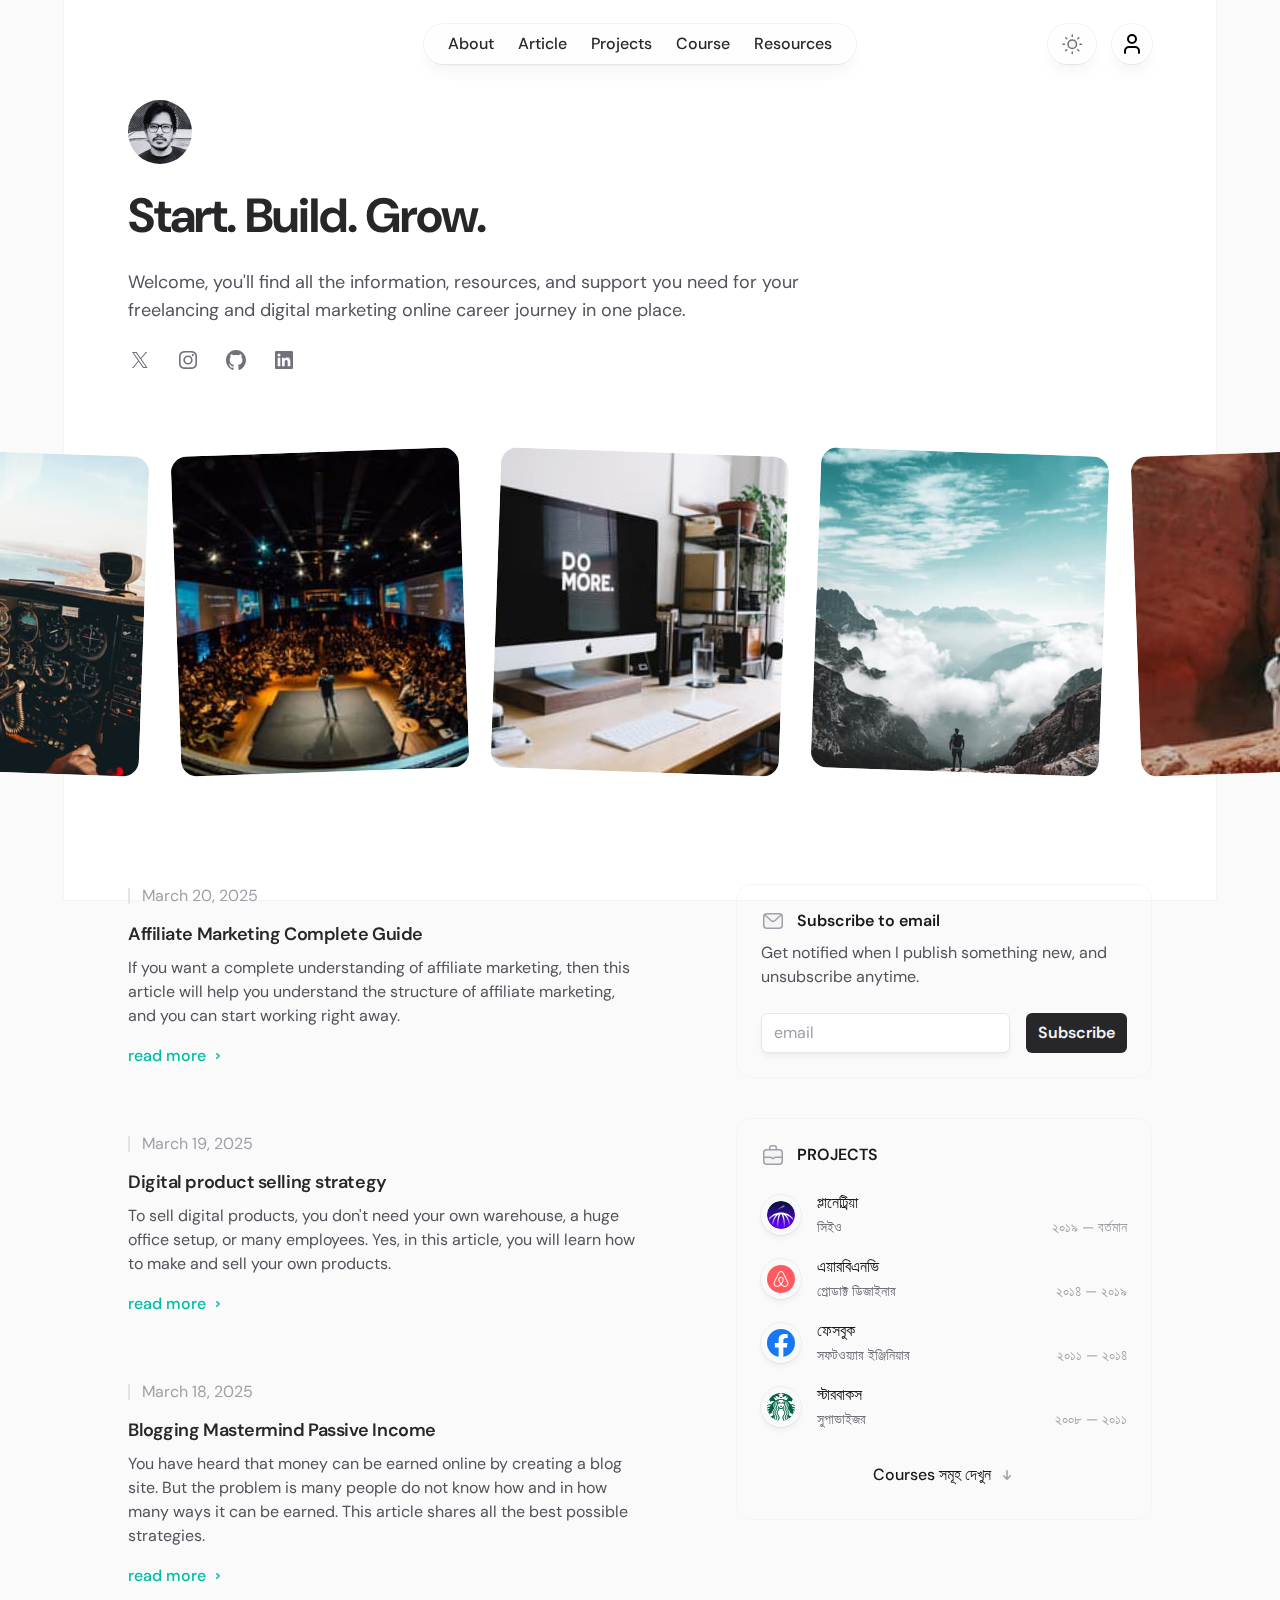
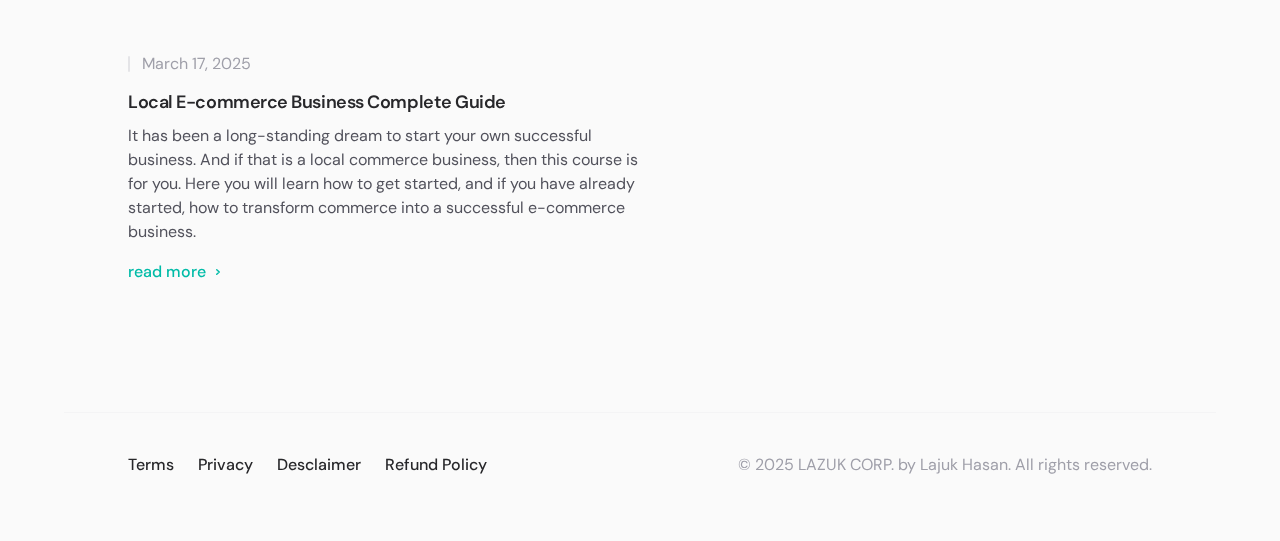
<file: index.html>
<!DOCTYPE html>
<html lang="en" class="h-full antialiased">
  <meta http-equiv="content-type" content="text/html;charset=utf-8" />
  <head>
    <meta charSet="utf-8" />
    <meta name="viewport" content="width=device-width, initial-scale=1" />
    <link rel="stylesheet" href="assets/css/tailwind.min.css" />
    <link rel="stylesheet" href="assets/css/style.css" />
    <title>Lazuk Hasan - Freelancing and Digital Marketing Online Resources</title>
    <meta name="description" content="Lazuk Hasan - Freelancing and Digital Marketing Online Resources. Welcome, all kinds of information for your freelancing and digital marketing online career journey" />
    <link rel="icon" href="favicon.ico" type="image/x-icon" />
  </head>
  <body class="flex h-full bg-zinc-50 dark:bg-black">
    <div class="bg-black flex w-full">
      <div class="fixed inset-0 flex justify-center sm:px-8">
        <div class="flex w-full max-w-7xl lg:px-8">
          <div class="w-full bg-white ring-1 ring-zinc-100 dark:bg-zinc-900 dark:ring-zinc-300/20"></div>
        </div>
      </div>
      <div class="relative flex w-full flex-col">
        <header class="pointer-events-none relative z-50 flex flex-none flex-col" style="height:var(--header-height);margin-bottom:var(--header-mb)">
          <div class="order-last mt-[calc(--spacing(16)-(--spacing(3)))]"></div>
          <div class="sm:px-8 top-0 order-last -mb-3 pt-3 mt-9" style="position:var(--header-position)">
            <div class="mx-auto w-full max-w-7xl lg:px-8">
              <div class="relative px-4 sm:px-8 lg:px-12">
                <div class="mx-auto max-w-2xl lg:max-w-5xl">
                  <div class="top-(--avatar-top,--spacing(3)) w-full" style="position:var(--header-inner-position)">
                    <div class="relative">
                      <div class="absolute top-3 left-0 origin-left transition-opacity h-10 w-10 rounded-full bg-white/90 p-0.5 ring-1 shadow-lg shadow-zinc-800/5 ring-zinc-900/5 backdrop-blur-sm dark:bg-zinc-800/90 dark:ring-white/10" style="opacity:var(--avatar-border-opacity, 0);transform:var(--avatar-border-transform)"></div>
                      <a class="block h-16 w-16 origin-left pointer-events-auto" href="index.html">
                        <img alt="" class="rounded-full bg-zinc-100 object-cover dark:bg-zinc-800 h-16 w-16" src="assets/img/avatar.jpg" />
                      </a>
                    </div>
                  </div>
                </div>
              </div>
            </div>
          </div>
          <div class="top-0 z-10 h-16 pt-6 header" style="position:var(--header-position)">
            <div class="sm:px-8 top-(--header-top,--spacing(6)) w-full" style="position:var(--header-inner-position)">
              <div class="mx-auto w-full max-w-7xl lg:px-8">
                <div class="relative px-4 sm:px-8 lg:px-12">
                  <div class="mx-auto max-w-2xl lg:max-w-5xl">
                    <div class="relative flex gap-4">
                      <div class="flex flex-1 logo d-none">
                        <div class="h-10 w-10 rounded-full bg-white/90 p-0.5 ring-1 shadow-lg shadow-zinc-800/5 ring-zinc-900/5 backdrop-blur-sm dark:bg-zinc-800/90 dark:ring-white/10">
                          <a class="pointer-events-auto" href="index.html">
                            <img alt="" class="rounded-full bg-zinc-100 object-cover dark:bg-zinc-800 h-9 w-9" src="assets/img/avatar.jpg" />
                          </a>
                        </div>
                      </div>
                      <div class="flex flex-1 justify-end md:justify-center">
                        <div class="pointer-events-auto" id="mobile-menu-toggle">
                          <button class="group flex items-center md:hidden rounded-full bg-white/90 px-4 py-2 text-sm font-medium text-zinc-800 ring-1 shadow-lg shadow-zinc-800/5 ring-zinc-900/5 backdrop-blur-sm dark:bg-zinc-800/90 dark:text-zinc-200 dark:ring-white/10 dark:hover:ring-white/20" type="button" aria-expanded="false">Menu <svg viewBox="0 0 8 6" aria-hidden="true" class="ml-3 h-auto w-2 stroke-zinc-500 group-hover:stroke-zinc-700 dark:group-hover:stroke-zinc-400">
                              <path d="M1.75 1.75 4 4.25l2.25-2.5" fill="none" stroke-width="1.5" stroke-linecap="round" stroke-linejoin="round"></path>
                            </svg>
                          </button>
                        </div>

                        <div style="position:fixed;top:1px;left:1px;width:100%;height:100%;padding:0;margin:-1px;overflow:hidden;white-space:nowrap;border-width:0;display:none" class="overlay"></div>
                        
                        <nav class="pointer-events-auto hidden md:block">
                          <ul class="flex rounded-full bg-white/90 px-3 text-sm font-medium text-zinc-800 ring-1 shadow-lg shadow-zinc-800/5 ring-zinc-900/5 backdrop-blur-sm dark:bg-zinc-800/90 dark:text-zinc-200 dark:ring-white/10">
                            <li>
                              <a class="relative block px-3 py-2 transition hover:text-teal-500 dark:hover:text-teal-400" href="about.html">About</a>
                            </li>
                            <li>
                              <a class="relative block px-3 py-2 transition hover:text-teal-500 dark:hover:text-teal-400" href="articles.html">Article</a>
                            </li>
                            <li>
                              <a class="relative block px-3 py-2 transition hover:text-teal-500 dark:hover:text-teal-400" href="projects.html">Projects</a>
                            </li>
                            <li>
                              <a class="relative block px-3 py-2 transition hover:text-teal-500 dark:hover:text-teal-400" href="courses.html">Course</a>
                            </li>
                            <li>
                              <a class="relative block px-3 py-2 transition hover:text-teal-500 dark:hover:text-teal-400" href="resources.html">Resources</a>
                            </li>
                          </ul>
                        </nav>
                      </div>
                      <div class="flex justify-end md:flex-1 gap-4">
                        <div class="pointer-events-auto">
                          <button type="button" aria-label="Switch to light theme"  class="group rounded-full bg-white/90 px-3 py-2 ring-1 shadow-lg shadow-zinc-800/5 ring-zinc-900/5 backdrop-blur-sm transition dark:bg-zinc-800/90 dark:ring-white/10 dark:hover:ring-white/20">
                            <svg viewBox="0 0 24 24" stroke-width="1.5" stroke-linecap="round" stroke-linejoin="round" aria-hidden="true" class="h-6 w-6 fill-zinc-100 stroke-zinc-500 transition group-hover:fill-zinc-200 group-hover:stroke-zinc-700 dark:hidden [@media(prefers-color-scheme:dark)]:fill-teal-50 [@media(prefers-color-scheme:dark)]:stroke-teal-500 [@media(prefers-color-scheme:dark)]:group-hover:fill-teal-50 [@media(prefers-color-scheme:dark)]:group-hover:stroke-teal-600">
                              <path d="M8 12.25A4.25 4.25 0 0 1 12.25 8v0a4.25 4.25 0 0 1 4.25 4.25v0a4.25 4.25 0 0 1-4.25 4.25v0A4.25 4.25 0 0 1 8 12.25v0Z"></path>
                              <path d="M12.25 3v1.5M21.5 12.25H20M18.791 18.791l-1.06-1.06M18.791 5.709l-1.06 1.06M12.25 20v1.5M4.5 12.25H3M6.77 6.77 5.709 5.709M6.77 17.73l-1.061 1.061" fill="none"></path>
                            </svg>
                            <svg viewBox="0 0 24 24" aria-hidden="true" class="hidden h-6 w-6 fill-zinc-700 stroke-zinc-500 transition dark:block [@media_not_(prefers-color-scheme:dark)]:fill-teal-400/10 [@media_not_(prefers-color-scheme:dark)]:stroke-teal-500 [@media(prefers-color-scheme:dark)]:group-hover:stroke-zinc-400">
                              <path d="M17.25 16.22a6.937 6.937 0 0 1-9.47-9.47 7.451 7.451 0 1 0 9.47 9.47ZM12.75 7C17 7 17 2.75 17 2.75S17 7 21.25 7C17 7 17 11.25 17 11.25S17 7 12.75 7Z" stroke-width="1.5" stroke-linecap="round" stroke-linejoin="round"></path>
                            </svg>
                          </button>
                        </div>
                        <div class="pointer-events-auto">
                          <button type="button" aria-label="User account" class="group h-10 w-10 rounded-full bg-white/90 ring-1 shadow-lg shadow-zinc-800/5 ring-zinc-900/5 backdrop-blur-sm transition dark:bg-zinc-800/90 dark:ring-white/10 dark:hover:ring-white/20">
                            <a href="#" target="_blank" class="dark:text-zinc-200 user-login">
                              <svg class="mx-0" xmlns="http://www.w3.org/2000/svg" width="24" height="24" viewBox="0 0 24 24" fill="none" stroke="currentColor" stroke-width="2" stroke-linecap="round" stroke-linejoin="round" class="h-6 w-6 fill-zinc-100 stroke-zinc-500 transition group-hover:fill-zinc-200 group-hover:stroke-zinc-700 dark:fill-zinc-700 dark:stroke-zinc-400 dark:group-hover:stroke-zinc-300">
                                <path d="M19 21v-2a4 4 0 0 0-4-4H9a4 4 0 0 0-4 4v2"/>
                                <circle cx="12" cy="7" r="4"/>
                              </svg>
                            </a>
                          </button>
                        </div>
                      </div>
                    </div>
                  </div>
                </div>
              </div>
            </div>
          </div>
        </header>

        <!-- Mobile Menu -->
        <div style="display: none;" class="fixed inset-x-4 top-8 z-50 origin-top rounded-3xl bg-white p-8 ring-1 ring-zinc-900/5 duration-150 data-closed:scale-95  data-enter:ease-out data-leave:ease-in dark:bg-zinc-900 dark:ring-zinc-800" id="mobile-menu-content">
          <div class="flex flex-row-reverse items-center justify-between">
            <button id="mobile-menu-close" aria-label="Close menu" class="-m-1 p-1" type="button">
              <svg viewBox="0 0 24 24" aria-hidden="true" class="h-6 w-6 text-zinc-500 dark:text-zinc-400">
                <path d="m17.25 6.75-10.5 10.5M6.75 6.75l10.5 10.5" fill="none" stroke="currentColor" stroke-width="1.5" stroke-linecap="round" stroke-linejoin="round"></path>
              </svg>
            </button>
            <h2 class="text-sm font-medium text-zinc-600 dark:text-zinc-400">Navigation</h2>
          </div>
          <nav class="mt-6">
            <ul class="-my-2 divide-y divide-zinc-100 text-base text-zinc-800 dark:divide-zinc-100/5 dark:text-zinc-300">
              <li>
                <a class="block py-2" href="/about.html">About</a>
              </li>
              <li>
                <a class="block py-2" href="/articles.html">Article</a>
              </li>
              <li>
                <a class="block py-2" href="/projects.html">Projects</a>
              </li>
              <li>
                <a class="block py-2" href="/courses.html">Course</a>
              </li>
              <li>
                <a class="block py-2" href="/resources.html">Tools</a>
              </li>
            </ul>
          </nav>
        </div>

        <!-- <div class="flex-none" style="height:var(--content-offset)"></div> -->
        
        <main class="flex-auto">
          <div class="sm:px-8 mt-9">
            <div class="mx-auto w-full max-w-7xl lg:px-8">
              <div class="relative px-4 sm:px-8 lg:px-12">
                <div class="mx-auto max-w-2xl lg:max-w-5xl">
                  <div class="max-w-2xl">
                    <h1 class="text-4xl font-bold tracking-tight text-zinc-800 sm:text-5xl dark:text-zinc-100">Start. Build. Grow.</h1>
                    <p class="mt-6 text-base text-zinc-600 dark:text-zinc-400">Welcome, you'll find all the information, resources, and support you need for your freelancing and digital marketing online career journey in one place.</p>
                    <div class="mt-6 flex gap-6">
                      <a class="group -m-1 p-1" target="_blank" href="#">
                        <svg viewBox="0 0 24 24" aria-hidden="true" class="h-6 w-6 fill-zinc-500 transition group-hover:fill-zinc-600 dark:fill-zinc-400 dark:group-hover:fill-zinc-300">
                          <path d="M13.3174 10.7749L19.1457 4H17.7646L12.7039 9.88256L8.66193 4H4L10.1122 12.8955L4 20H5.38119L10.7254 13.7878L14.994 20H19.656L13.3171 10.7749H13.3174ZM11.4257 12.9738L10.8064 12.0881L5.87886 5.03974H8.00029L11.9769 10.728L12.5962 11.6137L17.7652 19.0075H15.6438L11.4257 12.9742V12.9738Z"></path>
                        </svg>
                      </a>
                      <a class="group -m-1 p-1" target="_blank" href="#">
                        <svg viewBox="0 0 24 24" aria-hidden="true" class="h-6 w-6 fill-zinc-500 transition group-hover:fill-zinc-600 dark:fill-zinc-400 dark:group-hover:fill-zinc-300">
                          <path d="M12 3c-2.444 0-2.75.01-3.71.054-.959.044-1.613.196-2.185.418A4.412 4.412 0 0 0 4.51 4.511c-.5.5-.809 1.002-1.039 1.594-.222.572-.374 1.226-.418 2.184C3.01 9.25 3 9.556 3 12s.01 2.75.054 3.71c.044.959.196 1.613.418 2.185.23.592.538 1.094 1.039 1.595.5.5 1.002.808 1.594 1.038.572.222 1.226.374 2.184.418C9.25 20.99 9.556 21 12 21s2.75-.01 3.71-.054c.959-.044 1.613-.196 2.185-.419a4.412 4.412 0 0 0 1.595-1.038c.5-.5.808-1.002 1.038-1.594.222-.572.374-1.226.418-2.184.044-.96.054-1.267.054-3.711s-.01-2.75-.054-3.71c-.044-.959-.196-1.613-.419-2.185A4.412 4.412 0 0 0 19.49 4.51c-.5-.5-1.002-.809-1.594-1.039-.572-.222-1.226-.374-2.184-.418C14.75 3.01 14.444 3 12 3Zm0 1.622c2.403 0 2.688.009 3.637.052.877.04 1.354.187 1.67.31.421.163.72.358 1.036.673.315.315.51.615.673 1.035.123.317.27.794.31 1.671.043.95.052 1.234.052 3.637s-.009 2.688-.052 3.637c-.04.877-.187 1.354-.31 1.67-.163.421-.358.72-.673 1.036a2.79 2.79 0 0 1-1.035.673c-.317.123-.794.27-1.671.31-.95.043-1.234.052-3.637.052s-2.688-.009-3.637-.052c-.877-.04-1.354-.187-1.67-.31a2.789 2.789 0 0 1-1.036-.673 2.79 2.79 0 0 1-.673-1.035c-.123-.317-.27-.794-.31-1.671-.043-.95-.052-1.234-.052-3.637s.009-2.688.052-3.637c.04-.877.187-1.354.31-1.67.163-.421.358-.72.673-1.036.315-.315.615-.51 1.035-.673.317-.123.794-.27 1.671-.31.95-.043 1.234-.052 3.637-.052Z"></path>
                          <path d="M12 15a3 3 0 1 1 0-6 3 3 0 0 1 0 6Zm0-7.622a4.622 4.622 0 1 0 0 9.244 4.622 4.622 0 0 0 0-9.244Zm5.884-.182a1.08 1.08 0 1 1-2.16 0 1.08 1.08 0 0 1 2.16 0Z"></path>
                        </svg>
                      </a>
                      <a class="group -m-1 p-1" target="_blank" href="#">
                        <svg viewBox="0 0 24 24" aria-hidden="true" class="h-6 w-6 fill-zinc-500 transition group-hover:fill-zinc-600 dark:fill-zinc-400 dark:group-hover:fill-zinc-300">
                          <path fill-rule="evenodd" clip-rule="evenodd" d="M12 2C6.475 2 2 6.588 2 12.253c0 4.537 2.862 8.369 6.838 9.727.5.09.687-.218.687-.487 0-.243-.013-1.05-.013-1.91C7 20.059 6.35 18.957 6.15 18.38c-.113-.295-.6-1.205-1.025-1.448-.35-.192-.85-.667-.013-.68.788-.012 1.35.744 1.538 1.051.9 1.551 2.338 1.116 2.912.846.088-.666.35-1.115.638-1.371-2.225-.256-4.55-1.14-4.55-5.062 0-1.115.387-2.038 1.025-2.756-.1-.256-.45-1.307.1-2.717 0 0 .837-.269 2.75 1.051.8-.23 1.65-.346 2.5-.346.85 0 1.7.115 2.5.346 1.912-1.333 2.75-1.05 2.75-1.05.55 1.409.2 2.46.1 2.716.637.718 1.025 1.628 1.025 2.756 0 3.934-2.337 4.806-4.562 5.062.362.32.675.936.675 1.897 0 1.371-.013 2.473-.013 2.82 0 .268.188.589.688.486a10.039 10.039 0 0 0 4.932-3.74A10.447 10.447 0 0 0 22 12.253C22 6.588 17.525 2 12 2Z"></path>
                        </svg>
                      </a>
                      <a class="group -m-1 p-1" target="_blank" href="#">
                        <svg viewBox="0 0 24 24" aria-hidden="true" class="h-6 w-6 fill-zinc-500 transition group-hover:fill-zinc-600 dark:fill-zinc-400 dark:group-hover:fill-zinc-300">
                          <path d="M18.335 18.339H15.67v-4.177c0-.996-.02-2.278-1.39-2.278-1.389 0-1.601 1.084-1.601 2.205v4.25h-2.666V9.75h2.56v1.17h.035c.358-.674 1.228-1.387 2.528-1.387 2.7 0 3.2 1.778 3.2 4.091v4.715zM7.003 8.575a1.546 1.546 0 01-1.548-1.549 1.548 1.548 0 111.547 1.549zm1.336 9.764H5.666V9.75H8.34v8.589zM19.67 3H4.329C3.593 3 3 3.58 3 4.297v15.406C3 20.42 3.594 21 4.328 21h15.338C20.4 21 21 20.42 21 19.703V4.297C21 3.58 20.4 3 19.666 3h.003z"></path>
                        </svg>
                      </a>
                    </div>
                  </div>
                </div>
              </div>
            </div>
          </div>
          <div class="mt-16 sm:mt-20">
            <div class="-my-4 flex justify-center gap-5 overflow-hidden py-4 sm:gap-8">
              <div class="relative aspect-9/10 w-44 flex-none overflow-hidden rounded-xl bg-zinc-100 sm:w-72 sm:rounded-2xl dark:bg-zinc-800 rotate-2">
                <a href="#" target="_blank">
                  <img alt="" class="absolute inset-0 h-full w-full object-cover" src="assets/img/image-1.jpg" />
                </a>
              </div>
              <div class="relative aspect-9/10 w-44 flex-none overflow-hidden rounded-xl bg-zinc-100 sm:w-72 sm:rounded-2xl dark:bg-zinc-800 -rotate-2">
                <a href="#" target="_blank">
                  <img alt="" class="absolute inset-0 h-full w-full object-cover" src="assets/img/image-2.jpg" />
                </a>
              </div>
              <div class="relative aspect-9/10 w-44 flex-none overflow-hidden rounded-xl bg-zinc-100 sm:w-72 sm:rounded-2xl dark:bg-zinc-800 rotate-2">
                <a href="#" target="_blank">
                  <img alt="" class="absolute inset-0 h-full w-full object-cover" src="assets/img/image-3.jpg" />
                </a>
              </div>
              <div class="relative aspect-9/10 w-44 flex-none overflow-hidden rounded-xl bg-zinc-100 sm:w-72 sm:rounded-2xl dark:bg-zinc-800 rotate-2">
                <a href="#" target="_blank">
                  <img alt="" class="absolute inset-0 h-full w-full object-cover" src="assets/img/image-4.jpg" />
                </a>
              </div>
              <div class="relative aspect-9/10 w-44 flex-none overflow-hidden rounded-xl bg-zinc-100 sm:w-72 sm:rounded-2xl dark:bg-zinc-800 -rotate-2">
                <a href="#" target="_blank">
                  <img alt="" class="absolute inset-0 h-full w-full object-cover" src="assets/img/image-5.jpg" />
                </a>
              </div>
            </div>
          </div>
          <div class="sm:px-8 mt-24 md:mt-28">
            <div class="mx-auto w-full max-w-7xl lg:px-8">
              <div class="relative px-4 sm:px-8 lg:px-12">
                <div class="mx-auto max-w-2xl lg:max-w-5xl">
                  <div class="mx-auto grid max-w-xl grid-cols-1 gap-y-20 lg:max-w-none lg:grid-cols-2">
                    <div class="flex flex-col gap-16">
                      <article class="group relative flex flex-col items-start">
                        <h2 class="text-base font-semibold tracking-tight text-zinc-800 dark:text-zinc-100">
                          <div class="absolute -inset-x-4 -inset-y-6 z-0 scale-95 bg-zinc-50 opacity-0 transition group-hover:scale-100 group-hover:opacity-100 sm:-inset-x-6 sm:rounded-2xl dark:bg-zinc-800/50"></div>
                          <a href="https://lazukhasan.com/bn/blog/" target="_blank">
                            <span class="absolute -inset-x-4 -inset-y-6 z-20 sm:-inset-x-6 sm:rounded-2xl"></span>
                            <span class="relative z-10">Affiliate Marketing Complete Guide</span>
                          </a>
                        </h2>
                        <time class="relative z-10 order-first mb-3 flex items-center text-sm text-zinc-400 dark:text-zinc-500 pl-3.5" dateTime="2022-09-05">
                          <span class="absolute inset-y-0 left-0 flex items-center" aria-hidden="true">
                                                        <span class="h-4 w-0.5 rounded-full bg-zinc-200 dark:bg-zinc-500"></span>
                                                      </span>March 20, 2025 </time>
                        <p class="relative z-10 mt-2 text-sm text-zinc-600 dark:text-zinc-400">If you want a complete understanding of affiliate marketing, then this article will help you understand the structure of affiliate marketing, and you can start working right away.</p>
                        <div aria-hidden="true" class="relative z-10 mt-4 flex items-center text-sm font-medium text-teal-500">read more <svg viewBox="0 0 16 16" fill="none" aria-hidden="true" class="ml-1 h-4 w-4 stroke-current">
                            <path d="M6.75 5.75 9.25 8l-2.5 2.25" stroke-width="1.5" stroke-linecap="round" stroke-linejoin="round"></path>
                          </svg>
                        </div>
                      </article>
                      <article class="group relative flex flex-col items-start">
                        <h2 class="text-base font-semibold tracking-tight text-zinc-800 dark:text-zinc-100">
                          <div class="absolute -inset-x-4 -inset-y-6 z-0 scale-95 bg-zinc-50 opacity-0 transition group-hover:scale-100 group-hover:opacity-100 sm:-inset-x-6 sm:rounded-2xl dark:bg-zinc-800/50"></div>
                          <a href="https://lazukhasan.com/bn/" target="_blank">
                            <span class="absolute -inset-x-4 -inset-y-6 z-20 sm:-inset-x-6 sm:rounded-2xl"></span>
                            <span class="relative z-10">Digital product selling strategy</span>
                          </a>
                        </h2>
                        <time class="relative z-10 order-first mb-3 flex items-center text-sm text-zinc-400 dark:text-zinc-500 pl-3.5" dateTime="2022-09-02">
                          <span class="absolute inset-y-0 left-0 flex items-center" aria-hidden="true">
                            <span class="h-4 w-0.5 rounded-full bg-zinc-200 dark:bg-zinc-500"></span>
                          </span>March 19, 2025 </time>
                        <p class="relative z-10 mt-2 text-sm text-zinc-600 dark:text-zinc-400">To sell digital products, you don't need your own warehouse, a huge office setup, or many employees. Yes, in this article, you will learn how to make and sell your own products.</p>
                        <div aria-hidden="true" class="relative z-10 mt-4 flex items-center text-sm font-medium text-teal-500">read more <svg viewBox="0 0 16 16" fill="none" aria-hidden="true" class="ml-1 h-4 w-4 stroke-current">
                            <path d="M6.75 5.75 9.25 8l-2.5 2.25" stroke-width="1.5" stroke-linecap="round" stroke-linejoin="round"></path>
                          </svg>
                        </div>
                      </article>
                      <article class="group relative flex flex-col items-start">
                        <h2 class="text-base font-semibold tracking-tight text-zinc-800 dark:text-zinc-100">
                          <div class="absolute -inset-x-4 -inset-y-6 z-0 scale-95 bg-zinc-50 opacity-0 transition group-hover:scale-100 group-hover:opacity-100 sm:-inset-x-6 sm:rounded-2xl dark:bg-zinc-800/50"></div>
                          <a href="https://lazukhasan.com/bn/" target="_blank">
                            <span class="absolute -inset-x-4 -inset-y-6 z-20 sm:-inset-x-6 sm:rounded-2xl"></span>
                            <span class="relative z-10">Blogging Mastermind Passive Income</span>
                          </a>
                        </h2>
                        <time class="relative z-10 order-first mb-3 flex items-center text-sm text-zinc-400 dark:text-zinc-500 pl-3.5" dateTime="2022-07-14">
                          <span class="absolute inset-y-0 left-0 flex items-center" aria-hidden="true">
                                                        <span class="h-4 w-0.5 rounded-full bg-zinc-200 dark:bg-zinc-500"></span>
                                                      </span>March 18, 2025 </time>
                        <p class="relative z-10 mt-2 text-sm text-zinc-600 dark:text-zinc-400">You have heard that money can be earned online by creating a blog site. But the problem is many people do not know how and in how many ways it can be earned. This article shares all the best possible strategies.</p>
                        <div aria-hidden="true" class="relative z-10 mt-4 flex items-center text-sm font-medium text-teal-500">read more <svg viewBox="0 0 16 16" fill="none" aria-hidden="true" class="ml-1 h-4 w-4 stroke-current">
                            <path d="M6.75 5.75 9.25 8l-2.5 2.25" stroke-width="1.5" stroke-linecap="round" stroke-linejoin="round"></path>
                          </svg>
                        </div>
                      </article>
                      <article class="group relative flex flex-col items-start">
                        <h2 class="text-base font-semibold tracking-tight text-zinc-800 dark:text-zinc-100">
                          <div class="absolute -inset-x-4 -inset-y-6 z-0 scale-95 bg-zinc-50 opacity-0 transition group-hover:scale-100 group-hover:opacity-100 sm:-inset-x-6 sm:rounded-2xl dark:bg-zinc-800/50"></div>
                          <a href="https://lazukhasan.com/bn/" target="_blank">
                            <span class="absolute -inset-x-4 -inset-y-6 z-20 sm:-inset-x-6 sm:rounded-2xl"></span>
                            <span class="relative z-10">Local E-commerce Business Complete Guide</span>
                          </a>
                        </h2>
                        <time class="relative z-10 order-first mb-3 flex items-center text-sm text-zinc-400 dark:text-zinc-500 pl-3.5" dateTime="2022-07-14">
                          <span class="absolute inset-y-0 left-0 flex items-center" aria-hidden="true">
                            <span class="h-4 w-0.5 rounded-full bg-zinc-200 dark:bg-zinc-500"></span>
                          </span>March 17, 2025 </time>
                        <p class="relative z-10 mt-2 text-sm text-zinc-600 dark:text-zinc-400">It has been a long-standing dream to start your own successful business. And if that is a local commerce business, then this course is for you. Here you will learn how to get started, and if you have already started, how to transform commerce into a successful e-commerce business.</p>
                        <div aria-hidden="true" class="relative z-10 mt-4 flex items-center text-sm font-medium text-teal-500">read more <svg viewBox="0 0 16 16" fill="none" aria-hidden="true" class="ml-1 h-4 w-4 stroke-current">
                            <path d="M6.75 5.75 9.25 8l-2.5 2.25" stroke-width="1.5" stroke-linecap="round" stroke-linejoin="round"></path>
                          </svg>
                        </div>
                      </article>
                    </div>
                    <div class="space-y-10 lg:pl-16 xl:pl-24">
                      <form class="rounded-2xl border border-zinc-100 p-6 dark:border-zinc-700/40" action="https://spotlight.tailwindui.com/thank-you">
                        <h2 class="flex text-sm font-semibold text-zinc-900 dark:text-zinc-100">
                          <svg viewBox="0 0 24 24" fill="none" stroke-width="1.5" stroke-linecap="round" stroke-linejoin="round" aria-hidden="true" class="h-6 w-6 flex-none">
                            <path d="M2.75 7.75a3 3 0 0 1 3-3h12.5a3 3 0 0 1 3 3v8.5a3 3 0 0 1-3 3H5.75a3 3 0 0 1-3-3v-8.5Z" class="fill-zinc-100 stroke-zinc-400 dark:fill-zinc-100/10 dark:stroke-zinc-500"></path>
                            <path d="m4 6 6.024 5.479a2.915 2.915 0 0 0 3.952 0L20 6" class="stroke-zinc-400 dark:stroke-zinc-500"></path>
                          </svg>
                          <span class="ml-3">Subscribe to email</span>
                        </h2>
                        <p class="mt-2 text-sm text-zinc-600 dark:text-zinc-400">Get notified when I publish something new, and unsubscribe anytime.</p>
                        <div class="mt-6 flex">
                          <input type="email" placeholder="email" required="" class="min-w-0 flex-auto appearance-none rounded-md border border-zinc-900/10 bg-white px-3 py-[calc(--spacing(2)-1px)] shadow-md shadow-zinc-800/5 placeholder:text-zinc-400 focus:border-teal-500 focus:ring-4 focus:ring-teal-500/10 focus:outline-hidden sm:text-sm dark:border-zinc-700 dark:bg-zinc-700/[0.15] dark:text-zinc-200 dark:placeholder:text-zinc-500 dark:focus:border-teal-400 dark:focus:ring-teal-400/10" />
                          <button class="inline-flex items-center gap-2 justify-center rounded-md py-2 px-3 text-sm outline-offset-2 transition active:transition-none bg-zinc-800 font-semibold text-zinc-100 hover:bg-zinc-700 active:bg-zinc-800 active:text-zinc-100/70 dark:bg-zinc-700 dark:hover:bg-zinc-600 dark:active:bg-zinc-700 dark:active:text-zinc-100/70 ml-4 flex-none" type="submit">Subscribe</button>
                        </div>
                      </form>
                      <div class="rounded-2xl border border-zinc-100 p-6 dark:border-zinc-700/40">
                        <h2 class="flex text-sm font-semibold text-zinc-900 dark:text-zinc-100">
                          <svg viewBox="0 0 24 24" fill="none" stroke-width="1.5" stroke-linecap="round" stroke-linejoin="round" aria-hidden="true" class="h-6 w-6 flex-none">
                            <path d="M2.75 9.75a3 3 0 0 1 3-3h12.5a3 3 0 0 1 3 3v8.5a3 3 0 0 1-3 3H5.75a3 3 0 0 1-3-3v-8.5Z" class="fill-zinc-100 stroke-zinc-400 dark:fill-zinc-100/10 dark:stroke-zinc-500"></path>
                            <path d="M3 14.25h6.249c.484 0 .952-.002 1.316.319l.777.682a.996.996 0 0 0 1.316 0l.777-.682c.364-.32.832-.319 1.316-.319H21M8.75 6.5V4.75a2 2 0 0 1 2-2h2.5a2 2 0 0 1 2 2V6.5" class="stroke-zinc-400 dark:stroke-zinc-500"></path>
                          </svg>
                          <span class="ml-3">PROJECTS</span>
                        </h2>
                        <ol class="mt-6 space-y-4">
                          <li class="flex gap-4">
                            <div class="relative mt-1 flex h-10 w-10 flex-none items-center justify-center rounded-full ring-1 shadow-md shadow-zinc-800/5 ring-zinc-900/5 dark:border dark:border-zinc-700/50 dark:bg-zinc-800 dark:ring-0">
                              <img alt="" class="h-7 w-7" src="assets/img/planetaria.svg" />
                            </div>
                            <dl class="flex flex-auto flex-wrap gap-x-2">
                              <dt class="sr-only">Company</dt>
                              <dd class="w-full flex-none text-sm font-medium text-zinc-900 dark:text-zinc-100">প্লানেট্রিয়া</dd>
                              <dt class="sr-only">Role</dt>
                              <dd class="text-xs text-zinc-500 dark:text-zinc-400">সিইও</dd>
                              <dt class="sr-only">Date</dt>
                              <dd class="ml-auto text-xs text-zinc-400 dark:text-zinc-500">
                                <time dateTime="2019">২০১৯</time>
                                <span aria-hidden="true">—</span>
                                <time dateTime="2025">বর্তমান</time>
                              </dd>
                            </dl>
                          </li>
                          <li class="flex gap-4">
                            <div class="relative mt-1 flex h-10 w-10 flex-none items-center justify-center rounded-full ring-1 shadow-md shadow-zinc-800/5 ring-zinc-900/5 dark:border dark:border-zinc-700/50 dark:bg-zinc-800 dark:ring-0">
                              <img alt="" class="h-7 w-7" src="assets/img/airbnb.svg" />
                            </div>
                            <dl class="flex flex-auto flex-wrap gap-x-2">
                              <dt class="sr-only">Company</dt>
                              <dd class="w-full flex-none text-sm font-medium text-zinc-900 dark:text-zinc-100">এয়ারবিএনভি</dd>
                              <dt class="sr-only">Role</dt>
                              <dd class="text-xs text-zinc-500 dark:text-zinc-400">প্রোডাক্ট ডিজাইনার</dd>
                              <dt class="sr-only">Date</dt>
                              <dd class="ml-auto text-xs text-zinc-400 dark:text-zinc-500">
                                <time dateTime="2014">২০১৪</time>
                                <span aria-hidden="true">—</span>
                                <time dateTime="2019">২০১৯</time>
                              </dd>
                            </dl>
                          </li>
                          <li class="flex gap-4">
                            <div class="relative mt-1 flex h-10 w-10 flex-none items-center justify-center rounded-full ring-1 shadow-md shadow-zinc-800/5 ring-zinc-900/5 dark:border dark:border-zinc-700/50 dark:bg-zinc-800 dark:ring-0">
                              <img alt="" class="h-7 w-7" src="assets/img/facebook.svg" />
                            </div>
                            <dl class="flex flex-auto flex-wrap gap-x-2">
                              <dt class="sr-only">Company</dt>
                              <dd class="w-full flex-none text-sm font-medium text-zinc-900 dark:text-zinc-100">ফেসবুক</dd>
                              <dt class="sr-only">Role</dt>
                              <dd class="text-xs text-zinc-500 dark:text-zinc-400">সফটওয়্যার ইঞ্জিনিয়ার</dd>
                              <dt class="sr-only">Date</dt>
                              <dd class="ml-auto text-xs text-zinc-400 dark:text-zinc-500">
                                <time dateTime="2011">২০১১</time>
                                <span aria-hidden="true">—</span>
                                <time dateTime="2014">২০১৪</time>
                              </dd>
                            </dl>
                          </li>
                          <li class="flex gap-4">
                            <div class="relative mt-1 flex h-10 w-10 flex-none items-center justify-center rounded-full ring-1 shadow-md shadow-zinc-800/5 ring-zinc-900/5 dark:border dark:border-zinc-700/50 dark:bg-zinc-800 dark:ring-0">
                              <img alt="" class="h-7 w-7" src="assets/img/starbucks.svg" />
                            </div>
                            <dl class="flex flex-auto flex-wrap gap-x-2">
                              <dt class="sr-only">Company</dt>
                              <dd class="w-full flex-none text-sm font-medium text-zinc-900 dark:text-zinc-100">স্টারবাকস</dd>
                              <dt class="sr-only">Role</dt>
                              <dd class="text-xs text-zinc-500 dark:text-zinc-400">সুপাভাইজর</dd>
                              <dt class="sr-only">Date</dt>
                              <dd class="ml-auto text-xs text-zinc-400 dark:text-zinc-500">
                                <time dateTime="2008">২০০৮</time>
                                <span aria-hidden="true">—</span>
                                <time dateTime="2011">২০১১</time>
                              </dd>
                            </dl>
                          </li>
                        </ol>
                        <a class="inline-flex items-center gap-2 justify-center rounded-md py-2 px-3 text-sm outline-offset-2 transition active:transition-none bg-zinc-50 font-medium text-zinc-900 hover:bg-zinc-100 active:bg-zinc-100 active:text-zinc-900/60 dark:bg-zinc-800/50 dark:text-zinc-300 dark:hover:bg-zinc-800 dark:hover:text-zinc-50 dark:active:bg-zinc-800/50 dark:active:text-zinc-50/70 group mt-6 w-full" href="courses.html">Courses সমূহ দেখুন <svg viewBox="0 0 16 16" fill="none" aria-hidden="true" class="h-4 w-4 stroke-zinc-400 transition group-active:stroke-zinc-600 dark:group-hover:stroke-zinc-50 dark:group-active:stroke-zinc-50">
                            <path d="M4.75 8.75 8 12.25m0 0 3.25-3.5M8 12.25v-8.5" stroke-width="1.5" stroke-linecap="round" stroke-linejoin="round"></path>
                          </svg>
                        </a>
                      </div>
                    </div>
                  </div>
                </div>
              </div>
            </div>
          </div>
        </main>

        <footer class="mt-32 flex-none">
          <div class="sm:px-8">
            <div class="mx-auto w-full max-w-7xl lg:px-8">
              <div class="border-t border-zinc-100 pt-10 pb-16 dark:border-zinc-700/40">
                <div class="relative px-4 sm:px-8 lg:px-12">
                  <div class="mx-auto max-w-2xl lg:max-w-5xl">
                    <div class="flex flex-col items-center justify-between gap-6 sm:flex-row">
                      <div class="flex flex-wrap justify-center gap-x-6 gap-y-1 text-sm font-medium text-zinc-800 dark:text-zinc-200">
                        <a class="transition hover:text-teal-500 dark:hover:text-teal-400" href="terms.html">Terms</a>
                        <a class="transition hover:text-teal-500 dark:hover:text-teal-400" href="privacy.html">Privacy</a>
                        <a class="transition hover:text-teal-500 dark:hover:text-teal-400" href="disclaimer.html">Desclaimer</a>
                        <a class="transition hover:text-teal-500 dark:hover:text-teal-400" href="refund.html">Refund Policy</a>
                      </div>
                      <p class="text-sm text-zinc-400 dark:text-zinc-500">
                        &copy; 2025 <a href="https://lazukcorp.com/" target="_blank" class="transition hover:text-teal-500 dark:hover:text-teal-400">LAZUK CORP.</a> by Lajuk Hasan. All rights reserved.
                      </p>
                    </div>
                  </div>
                </div>
              </div>
            </div>
          </div>
        </footer>
      </div>
    </div>

    <script src="assets/js/main.js"></script>
  </body>
</html>
</file>
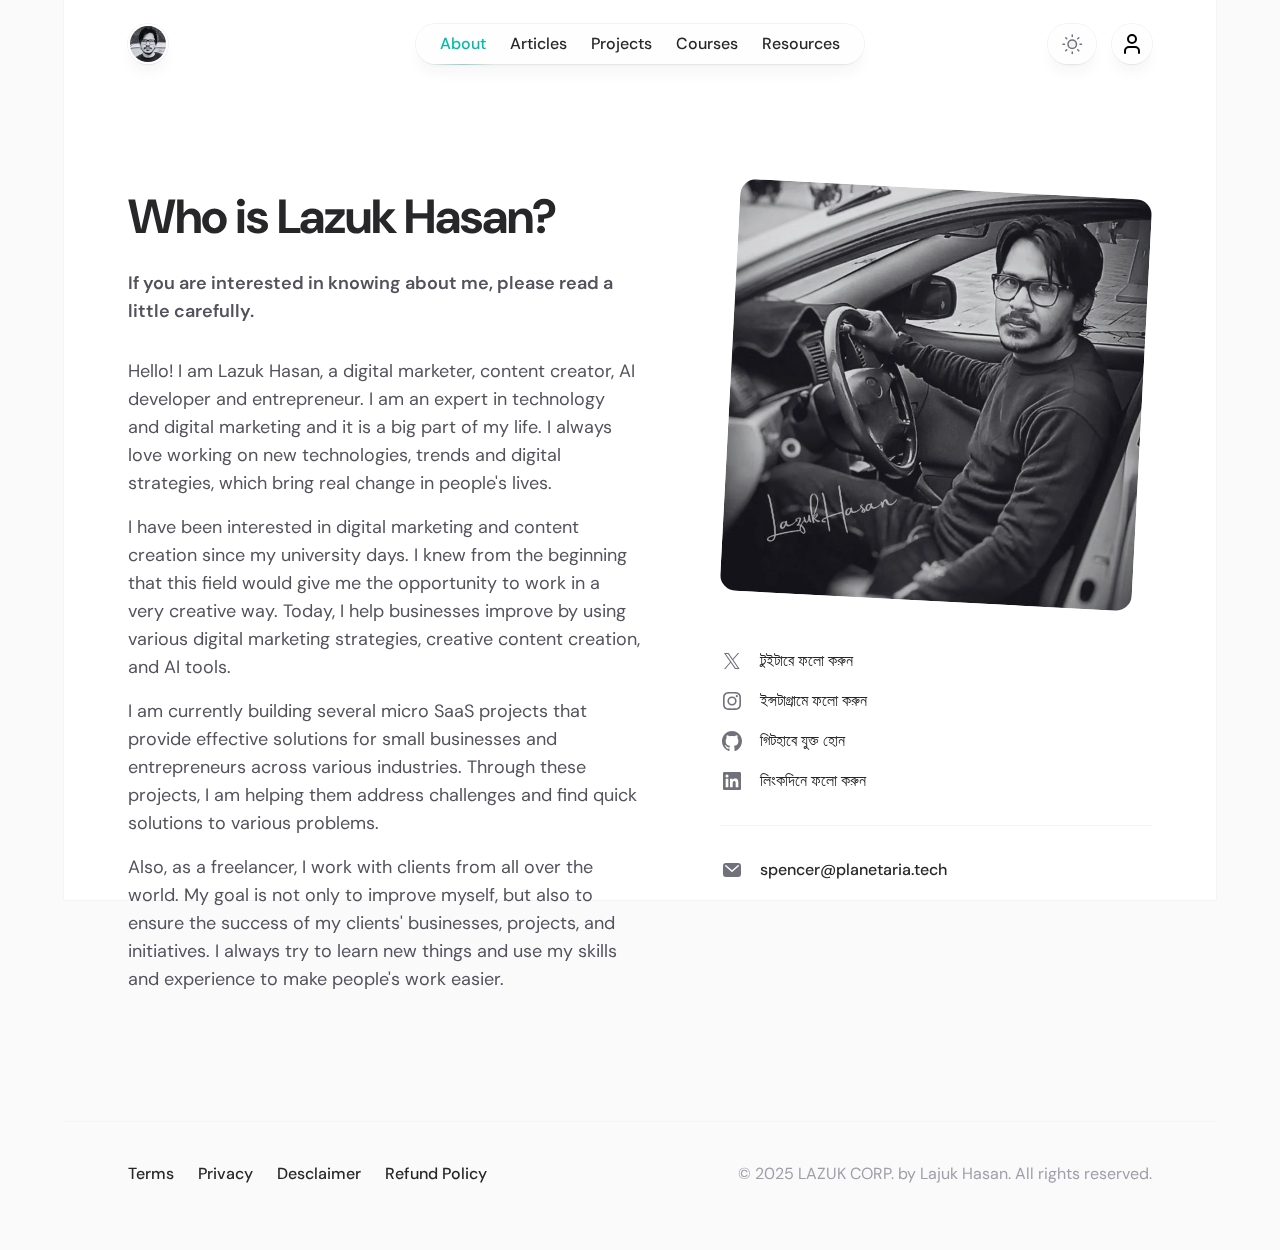
<file: about.html>
<!DOCTYPE html>
<html lang="en" class="h-full antialiased">
  <meta http-equiv="content-type" content="text/html;charset=utf-8" />
  <head>
    <meta charSet="utf-8" />
    <meta name="viewport" content="width=device-width, initial-scale=1" />
    <link rel="stylesheet" href="assets/css/tailwind.min.css"/>
    <link rel="stylesheet" href="assets/css/style.css" />
    <title>About - লাজুক হাসান</title>
    <meta name="description" content="Who is Lazuk Hasan? আমি লাজুক হাসান, একজন ডিজিটাল মার্কেটার, কনটেন্ট ক্রিয়েটর, এআই ডেভেলপার এবং উদ্যোক্তা। আমি প্রযুক্তি ও ডিজিটাল মার্কেটিংয়ে বিশেষজ্ঞ এবং এটি আমার জীব" />
    <link rel="icon" href="favicon.ico" type="image/x-icon"/>
  </head>
  <body class="flex h-full bg-zinc-50 dark:bg-black">
    <div class="flex w-full">
      <div class="fixed inset-0 flex justify-center sm:px-8">
        <div class="flex w-full max-w-7xl lg:px-8">
          <div class="w-full bg-white ring-1 ring-zinc-100 dark:bg-zinc-900 dark:ring-zinc-300/20"></div>
        </div>
      </div>
      <div class="relative flex w-full flex-col">
        <header class="pointer-events-none relative z-50 flex flex-none flex-col" style="height:var(--header-height);margin-bottom:var(--header-mb)">
          <div class="top-0 z-10 h-16 pt-6 header" style="position:var(--header-position)">
            <div class="sm:px-8 top-(--header-top,--spacing(6)) w-full" style="position:var(--header-inner-position)">
              <div class="mx-auto w-full max-w-7xl lg:px-8">
                <div class="relative px-4 sm:px-8 lg:px-12">
                  <div class="mx-auto max-w-2xl lg:max-w-5xl">
                    <div class="relative flex gap-4">
                      <div class="flex flex-1">
                        <div class="h-10 w-10 rounded-full bg-white/90 p-0.5 ring-1 shadow-lg shadow-zinc-800/5 ring-zinc-900/5 backdrop-blur-sm dark:bg-zinc-800/90 dark:ring-white/10">
                          <a class="pointer-events-auto" href="index.html">
                            <img alt="" class="rounded-full bg-zinc-100 object-cover dark:bg-zinc-800 h-9 w-9" src="assets/img/avatar.jpg" />
                          </a>
                        </div>
                      </div>
                      <div class="flex flex-1 justify-end md:justify-center">
                        <div class="pointer-events-auto" id="mobile-menu-toggle">
                          <button class="group flex items-center md:hidden rounded-full bg-white/90 px-4 py-2 text-sm font-medium text-zinc-800 ring-1 shadow-lg shadow-zinc-800/5 ring-zinc-900/5 backdrop-blur-sm dark:bg-zinc-800/90 dark:text-zinc-200 dark:ring-white/10 dark:hover:ring-white/20" type="button" aria-expanded="false">মেনু <svg viewBox="0 0 8 6" aria-hidden="true" class="ml-3 h-auto w-2 stroke-zinc-500 group-hover:stroke-zinc-700 dark:group-hover:stroke-zinc-400">
                              <path d="M1.75 1.75 4 4.25l2.25-2.5" fill="none" stroke-width="1.5" stroke-linecap="round" stroke-linejoin="round"></path>
                            </svg>
                          </button>
                        </div>

                        <div style="position:fixed;top:1px;left:1px;width:100%;height:100%;padding:0;margin:-1px;overflow:hidden;white-space:nowrap;border-width:0;display:none" class="overlay"></div>
                        
                        <nav class="pointer-events-auto hidden md:block">
                          <ul class="flex rounded-full bg-white/90 px-3 text-sm font-medium text-zinc-800 ring-1 shadow-lg shadow-zinc-800/5 ring-zinc-900/5 backdrop-blur-sm dark:bg-zinc-800/90 dark:text-zinc-200 dark:ring-white/10">
                            <li>
                              <a class="relative block px-3 py-2 transition text-teal-500 dark:text-teal-400" href="about.html">
                                About 
                                <span class="absolute inset-x-1 -bottom-px h-px bg-linear-to-r from-teal-500/0 via-teal-500/40 to-teal-500/0 dark:from-teal-400/0 dark:via-teal-400/40 dark:to-teal-400/0"></span>
                              </a>
                            </li>
                            <li>
                              <a class="relative block px-3 py-2 transition hover:text-teal-500 dark:hover:text-teal-400" href="articles.html">Articles</a>
                            </li>
                            <li>
                              <a class="relative block px-3 py-2 transition hover:text-teal-500 dark:hover:text-teal-400" href="projects.html">Projects</a>
                            </li>
                            <li>
                              <a class="relative block px-3 py-2 transition hover:text-teal-500 dark:hover:text-teal-400" href="courses.html">Courses</a>
                            </li>
                            <li>
                              <a class="relative block px-3 py-2 transition hover:text-teal-500 dark:hover:text-teal-400" href="resources.html">Resources</a>
                            </li>
                          </ul>
                        </nav>
                      </div>
                      <div class="flex justify-end md:flex-1 gap-4">
                        <div class="pointer-events-auto">
                          <button type="button" aria-label="Switch to light theme"  class="group rounded-full bg-white/90 px-3 py-2 ring-1 shadow-lg shadow-zinc-800/5 ring-zinc-900/5 backdrop-blur-sm transition dark:bg-zinc-800/90 dark:ring-white/10 dark:hover:ring-white/20">
                            <svg viewBox="0 0 24 24" stroke-width="1.5" stroke-linecap="round" stroke-linejoin="round" aria-hidden="true" class="h-6 w-6 fill-zinc-100 stroke-zinc-500 transition group-hover:fill-zinc-200 group-hover:stroke-zinc-700 dark:hidden [@media(prefers-color-scheme:dark)]:fill-teal-50 [@media(prefers-color-scheme:dark)]:stroke-teal-500 [@media(prefers-color-scheme:dark)]:group-hover:fill-teal-50 [@media(prefers-color-scheme:dark)]:group-hover:stroke-teal-600">
                              <path d="M8 12.25A4.25 4.25 0 0 1 12.25 8v0a4.25 4.25 0 0 1 4.25 4.25v0a4.25 4.25 0 0 1-4.25 4.25v0A4.25 4.25 0 0 1 8 12.25v0Z"></path>
                              <path d="M12.25 3v1.5M21.5 12.25H20M18.791 18.791l-1.06-1.06M18.791 5.709l-1.06 1.06M12.25 20v1.5M4.5 12.25H3M6.77 6.77 5.709 5.709M6.77 17.73l-1.061 1.061" fill="none"></path>
                            </svg>
                            <svg viewBox="0 0 24 24" aria-hidden="true" class="hidden h-6 w-6 fill-zinc-700 stroke-zinc-500 transition dark:block [@media_not_(prefers-color-scheme:dark)]:fill-teal-400/10 [@media_not_(prefers-color-scheme:dark)]:stroke-teal-500 [@media(prefers-color-scheme:dark)]:group-hover:stroke-zinc-400">
                              <path d="M17.25 16.22a6.937 6.937 0 0 1-9.47-9.47 7.451 7.451 0 1 0 9.47 9.47ZM12.75 7C17 7 17 2.75 17 2.75S17 7 21.25 7C17 7 17 11.25 17 11.25S17 7 12.75 7Z" stroke-width="1.5" stroke-linecap="round" stroke-linejoin="round"></path>
                            </svg>
                          </button>
                        </div>
                        <div class="pointer-events-auto">
                          <button type="button" aria-label="User account" class="group h-10 w-10 rounded-full bg-white/90 ring-1 shadow-lg shadow-zinc-800/5 ring-zinc-900/5 backdrop-blur-sm transition dark:bg-zinc-800/90 dark:ring-white/10 dark:hover:ring-white/20">
                            <a href="#" class="dark:text-zinc-200 user-login">
                              <svg class="mx-0" xmlns="http://www.w3.org/2000/svg" width="24" height="24" viewBox="0 0 24 24" fill="none" stroke="currentColor" stroke-width="2" stroke-linecap="round" stroke-linejoin="round" class="h-6 w-6 fill-zinc-100 stroke-zinc-500 transition group-hover:fill-zinc-200 group-hover:stroke-zinc-700 dark:fill-zinc-700 dark:stroke-zinc-400 dark:group-hover:stroke-zinc-300">
                                <path d="M19 21v-2a4 4 0 0 0-4-4H9a4 4 0 0 0-4 4v2"/>
                                <circle cx="12" cy="7" r="4"/>
                              </svg>
                            </a>
                          </button>
                        </div>
                      </div>
                    </div>
                  </div>
                </div>
              </div>
            </div>
          </div>
        </header>

        <!-- Mobile Menu -->
        <div style="display: none;" class="fixed inset-x-4 top-8 z-50 origin-top rounded-3xl bg-white p-8 ring-1 ring-zinc-900/5 duration-150 data-closed:scale-95  data-enter:ease-out data-leave:ease-in dark:bg-zinc-900 dark:ring-zinc-800" id="mobile-menu-content">
          <div class="flex flex-row-reverse items-center justify-between">
            <button id="mobile-menu-close" aria-label="Close menu" class="-m-1 p-1" type="button">
              <svg viewBox="0 0 24 24" aria-hidden="true" class="h-6 w-6 text-zinc-500 dark:text-zinc-400">
                <path d="m17.25 6.75-10.5 10.5M6.75 6.75l10.5 10.5" fill="none" stroke="currentColor" stroke-width="1.5" stroke-linecap="round" stroke-linejoin="round"></path>
              </svg>
            </button>
            <h2 class="text-sm font-medium text-zinc-600 dark:text-zinc-400">নেভিগেশন </h2>
          </div>
          <nav class="mt-6">
            <ul class="-my-2 divide-y divide-zinc-100 text-base text-zinc-800 dark:divide-zinc-100/5 dark:text-zinc-300">
              <li>
                <a class="block py-2" href="/about.html">About</a>
              </li>
              <li>
                <a class="block py-2" href="/articles.html">Articles</a>
              </li>
              <li>
                <a class="block py-2" href="/projects.html">Projects</a>
              </li>
              <li>
                <a class="block py-2" href="/courses.html">Courses</a>
              </li>
              <li>
                <a class="block py-2" href="/resources.html">টুলস</a>
              </li>
            </ul>
          </nav>
        </div>

        <main class="flex-auto">
          <div class="flex-none" style="height:61px"></div>
          <div class="sm:px-8 mt-16 sm:mt-32">
            <div class="mx-auto w-full max-w-7xl lg:px-8">
              <div class="relative px-4 sm:px-8 lg:px-12">
                <div class="mx-auto max-w-2xl lg:max-w-5xl">
                  <div class="grid grid-cols-1 gap-y-16 lg:grid-cols-2 lg:grid-rows-[auto_1fr] lg:gap-y-12">
                    <div class="lg:pl-20">
                      <div class="max-w-xs px-2.5 lg:max-w-none">
                        <img alt="" class="aspect-square rotate-3 rounded-2xl bg-zinc-100 object-cover dark:bg-zinc-800" src="assets/img/portrait.jpg" />
                      </div>
                    </div>
                    <div class="lg:order-first lg:row-span-2">
                      <h1 class="text-4xl font-bold tracking-tight text-zinc-800 sm:text-5xl dark:text-zinc-100">Who is Lazuk Hasan?</h1>
                      <div class="mt-6 space-y-7 text-base text-zinc-600 dark:text-zinc-400">
                        <section id="about-me" class="py-16 bg-gray-100">
                          <div class="max-w-screen-lg mx-auto px-6">
                            <h2 class="text-3xl font-semibold text-center mb-8">If you are interested in knowing about me, please read a little carefully.</h2>
                            <p class="text-lg text-gray-700 leading-relaxed">
                              Hello! I am Lazuk Hasan, a digital marketer, content creator, AI developer and entrepreneur. I am an expert in technology and digital marketing and it is a big part of my life. I always love working on new technologies, trends and digital strategies, which bring real change in people's lives.
                            </p>
                            <p class="text-lg text-gray-700 leading-relaxed mt-4">
                              I have been interested in digital marketing and content creation since my university days. I knew from the beginning that this field would give me the opportunity to work in a very creative way. Today, I help businesses improve by using various digital marketing strategies, creative content creation, and AI tools.
                            </p>
                            <p class="text-lg text-gray-700 leading-relaxed mt-4">
                              I am currently building several micro SaaS projects that provide effective solutions for small businesses and entrepreneurs across various industries. Through these projects, I am helping them address challenges and find quick solutions to various problems.
                            </p>
                            <p class="text-lg text-gray-700 leading-relaxed mt-4">
                              Also, as a freelancer, I work with clients from all over the world. My goal is not only to improve myself, but also to ensure the success of my clients' businesses, projects, and initiatives. I always try to learn new things and use my skills and experience to make people's work easier.
                            </p>
                          </div>
                        </section>
                        
                      </div>
                    </div>
                    <div class="lg:pl-20">
                      <ul role="list">
                        <li class="flex">
                          <a class="group flex text-sm font-medium text-zinc-800 transition hover:text-teal-500 dark:text-zinc-200 dark:hover:text-teal-500" href="#">
                            <svg viewBox="0 0 24 24" aria-hidden="true" class="h-6 w-6 flex-none fill-zinc-500 transition group-hover:fill-teal-500">
                              <path d="M13.3174 10.7749L19.1457 4H17.7646L12.7039 9.88256L8.66193 4H4L10.1122 12.8955L4 20H5.38119L10.7254 13.7878L14.994 20H19.656L13.3171 10.7749H13.3174ZM11.4257 12.9738L10.8064 12.0881L5.87886 5.03974H8.00029L11.9769 10.728L12.5962 11.6137L17.7652 19.0075H15.6438L11.4257 12.9742V12.9738Z"></path>
                            </svg>
                            <span class="ml-4">টুইটারে ফলো করুন</span>
                          </a>
                        </li>
                        <li class="mt-4 flex">
                          <a class="group flex text-sm font-medium text-zinc-800 transition hover:text-teal-500 dark:text-zinc-200 dark:hover:text-teal-500" href="#">
                            <svg viewBox="0 0 24 24" aria-hidden="true" class="h-6 w-6 flex-none fill-zinc-500 transition group-hover:fill-teal-500">
                              <path d="M12 3c-2.444 0-2.75.01-3.71.054-.959.044-1.613.196-2.185.418A4.412 4.412 0 0 0 4.51 4.511c-.5.5-.809 1.002-1.039 1.594-.222.572-.374 1.226-.418 2.184C3.01 9.25 3 9.556 3 12s.01 2.75.054 3.71c.044.959.196 1.613.418 2.185.23.592.538 1.094 1.039 1.595.5.5 1.002.808 1.594 1.038.572.222 1.226.374 2.184.418C9.25 20.99 9.556 21 12 21s2.75-.01 3.71-.054c.959-.044 1.613-.196 2.185-.419a4.412 4.412 0 0 0 1.595-1.038c.5-.5.808-1.002 1.038-1.594.222-.572.374-1.226.418-2.184.044-.96.054-1.267.054-3.711s-.01-2.75-.054-3.71c-.044-.959-.196-1.613-.419-2.185A4.412 4.412 0 0 0 19.49 4.51c-.5-.5-1.002-.809-1.594-1.039-.572-.222-1.226-.374-2.184-.418C14.75 3.01 14.444 3 12 3Zm0 1.622c2.403 0 2.688.009 3.637.052.877.04 1.354.187 1.67.31.421.163.72.358 1.036.673.315.315.51.615.673 1.035.123.317.27.794.31 1.671.043.95.052 1.234.052 3.637s-.009 2.688-.052 3.637c-.04.877-.187 1.354-.31 1.67-.163.421-.358.72-.673 1.036a2.79 2.79 0 0 1-1.035.673c-.317.123-.794.27-1.671.31-.95.043-1.234.052-3.637.052s-2.688-.009-3.637-.052c-.877-.04-1.354-.187-1.67-.31a2.789 2.789 0 0 1-1.036-.673 2.79 2.79 0 0 1-.673-1.035c-.123-.317-.27-.794-.31-1.671-.043-.95-.052-1.234-.052-3.637s.009-2.688.052-3.637c.04-.877.187-1.354.31-1.67.163-.421.358-.72.673-1.036.315-.315.615-.51 1.035-.673.317-.123.794-.27 1.671-.31.95-.043 1.234-.052 3.637-.052Z"></path>
                              <path d="M12 15a3 3 0 1 1 0-6 3 3 0 0 1 0 6Zm0-7.622a4.622 4.622 0 1 0 0 9.244 4.622 4.622 0 0 0 0-9.244Zm5.884-.182a1.08 1.08 0 1 1-2.16 0 1.08 1.08 0 0 1 2.16 0Z"></path>
                            </svg>
                            <span class="ml-4">ইন্সটাগ্রামে ফলো করুন</span>
                          </a>
                        </li>
                        <li class="mt-4 flex">
                          <a class="group flex text-sm font-medium text-zinc-800 transition hover:text-teal-500 dark:text-zinc-200 dark:hover:text-teal-500" href="#">
                            <svg viewBox="0 0 24 24" aria-hidden="true" class="h-6 w-6 flex-none fill-zinc-500 transition group-hover:fill-teal-500">
                              <path fill-rule="evenodd" clip-rule="evenodd" d="M12 2C6.475 2 2 6.588 2 12.253c0 4.537 2.862 8.369 6.838 9.727.5.09.687-.218.687-.487 0-.243-.013-1.05-.013-1.91C7 20.059 6.35 18.957 6.15 18.38c-.113-.295-.6-1.205-1.025-1.448-.35-.192-.85-.667-.013-.68.788-.012 1.35.744 1.538 1.051.9 1.551 2.338 1.116 2.912.846.088-.666.35-1.115.638-1.371-2.225-.256-4.55-1.14-4.55-5.062 0-1.115.387-2.038 1.025-2.756-.1-.256-.45-1.307.1-2.717 0 0 .837-.269 2.75 1.051.8-.23 1.65-.346 2.5-.346.85 0 1.7.115 2.5.346 1.912-1.333 2.75-1.05 2.75-1.05.55 1.409.2 2.46.1 2.716.637.718 1.025 1.628 1.025 2.756 0 3.934-2.337 4.806-4.562 5.062.362.32.675.936.675 1.897 0 1.371-.013 2.473-.013 2.82 0 .268.188.589.688.486a10.039 10.039 0 0 0 4.932-3.74A10.447 10.447 0 0 0 22 12.253C22 6.588 17.525 2 12 2Z"></path>
                            </svg>
                            <span class="ml-4">গিটহাবে যুক্ত হোন</span>
                          </a>
                        </li>
                        <li class="mt-4 flex">
                          <a class="group flex text-sm font-medium text-zinc-800 transition hover:text-teal-500 dark:text-zinc-200 dark:hover:text-teal-500" href="#">
                            <svg viewBox="0 0 24 24" aria-hidden="true" class="h-6 w-6 flex-none fill-zinc-500 transition group-hover:fill-teal-500">
                              <path d="M18.335 18.339H15.67v-4.177c0-.996-.02-2.278-1.39-2.278-1.389 0-1.601 1.084-1.601 2.205v4.25h-2.666V9.75h2.56v1.17h.035c.358-.674 1.228-1.387 2.528-1.387 2.7 0 3.2 1.778 3.2 4.091v4.715zM7.003 8.575a1.546 1.546 0 01-1.548-1.549 1.548 1.548 0 111.547 1.549zm1.336 9.764H5.666V9.75H8.34v8.589zM19.67 3H4.329C3.593 3 3 3.58 3 4.297v15.406C3 20.42 3.594 21 4.328 21h15.338C20.4 21 21 20.42 21 19.703V4.297C21 3.58 20.4 3 19.666 3h.003z"></path>
                            </svg>
                            <span class="ml-4">লিংকদিনে ফলো করুন</span>
                          </a>
                        </li>
                        <li class="mt-8 border-t border-zinc-100 pt-8 dark:border-zinc-700/40 flex">
                          <a class="group flex text-sm font-medium text-zinc-800 transition hover:text-teal-500 dark:text-zinc-200 dark:hover:text-teal-500" href="mailto:spencer@planetaria.tech">
                            <svg viewBox="0 0 24 24" aria-hidden="true" class="h-6 w-6 flex-none fill-zinc-500 transition group-hover:fill-teal-500">
                              <path fill-rule="evenodd" d="M6 5a3 3 0 0 0-3 3v8a3 3 0 0 0 3 3h12a3 3 0 0 0 3-3V8a3 3 0 0 0-3-3H6Zm.245 2.187a.75.75 0 0 0-.99 1.126l6.25 5.5a.75.75 0 0 0 .99 0l6.25-5.5a.75.75 0 0 0-.99-1.126L12 12.251 6.245 7.187Z"></path>
                            </svg>
                            <span class="ml-4">spencer@planetaria.tech</span>
                          </a>
                        </li>
                      </ul>
                    </div>
                  </div>
                </div>
              </div>
            </div>
          </div>
        </main>

        <footer class="mt-32 flex-none">
          <div class="sm:px-8">
            <div class="mx-auto w-full max-w-7xl lg:px-8">
              <div class="border-t border-zinc-100 pt-10 pb-16 dark:border-zinc-700/40">
                <div class="relative px-4 sm:px-8 lg:px-12">
                  <div class="mx-auto max-w-2xl lg:max-w-5xl">
                    <div class="flex flex-col items-center justify-between gap-6 sm:flex-row">
                      <div class="flex flex-wrap justify-center gap-x-6 gap-y-1 text-sm font-medium text-zinc-800 dark:text-zinc-200">
                        <a class="transition hover:text-teal-500 dark:hover:text-teal-400" href="terms.html">Terms</a>
                        <a class="transition hover:text-teal-500 dark:hover:text-teal-400" href="privacy.html">Privacy</a>
                        <a class="transition hover:text-teal-500 dark:hover:text-teal-400" href="disclaimer.html">Desclaimer</a>
                        <a class="transition hover:text-teal-500 dark:hover:text-teal-400" href="refund.html">Refund Policy</a>
                      </div>
                      <p class="text-sm text-zinc-400 dark:text-zinc-500">
                        &copy; 2025 <a href="https://lazukcorp.com/" target="_blank" class="transition hover:text-teal-500 dark:hover:text-teal-400">LAZUK CORP.</a> by Lajuk Hasan. All rights reserved.
                      </p>
                    </div>
                  </div>
                </div>
              </div>
            </div>
          </div>
        </footer>
      </div>
    </div>

    <script src="assets/js/main.js"></script>
  </body>
</html>
</file>
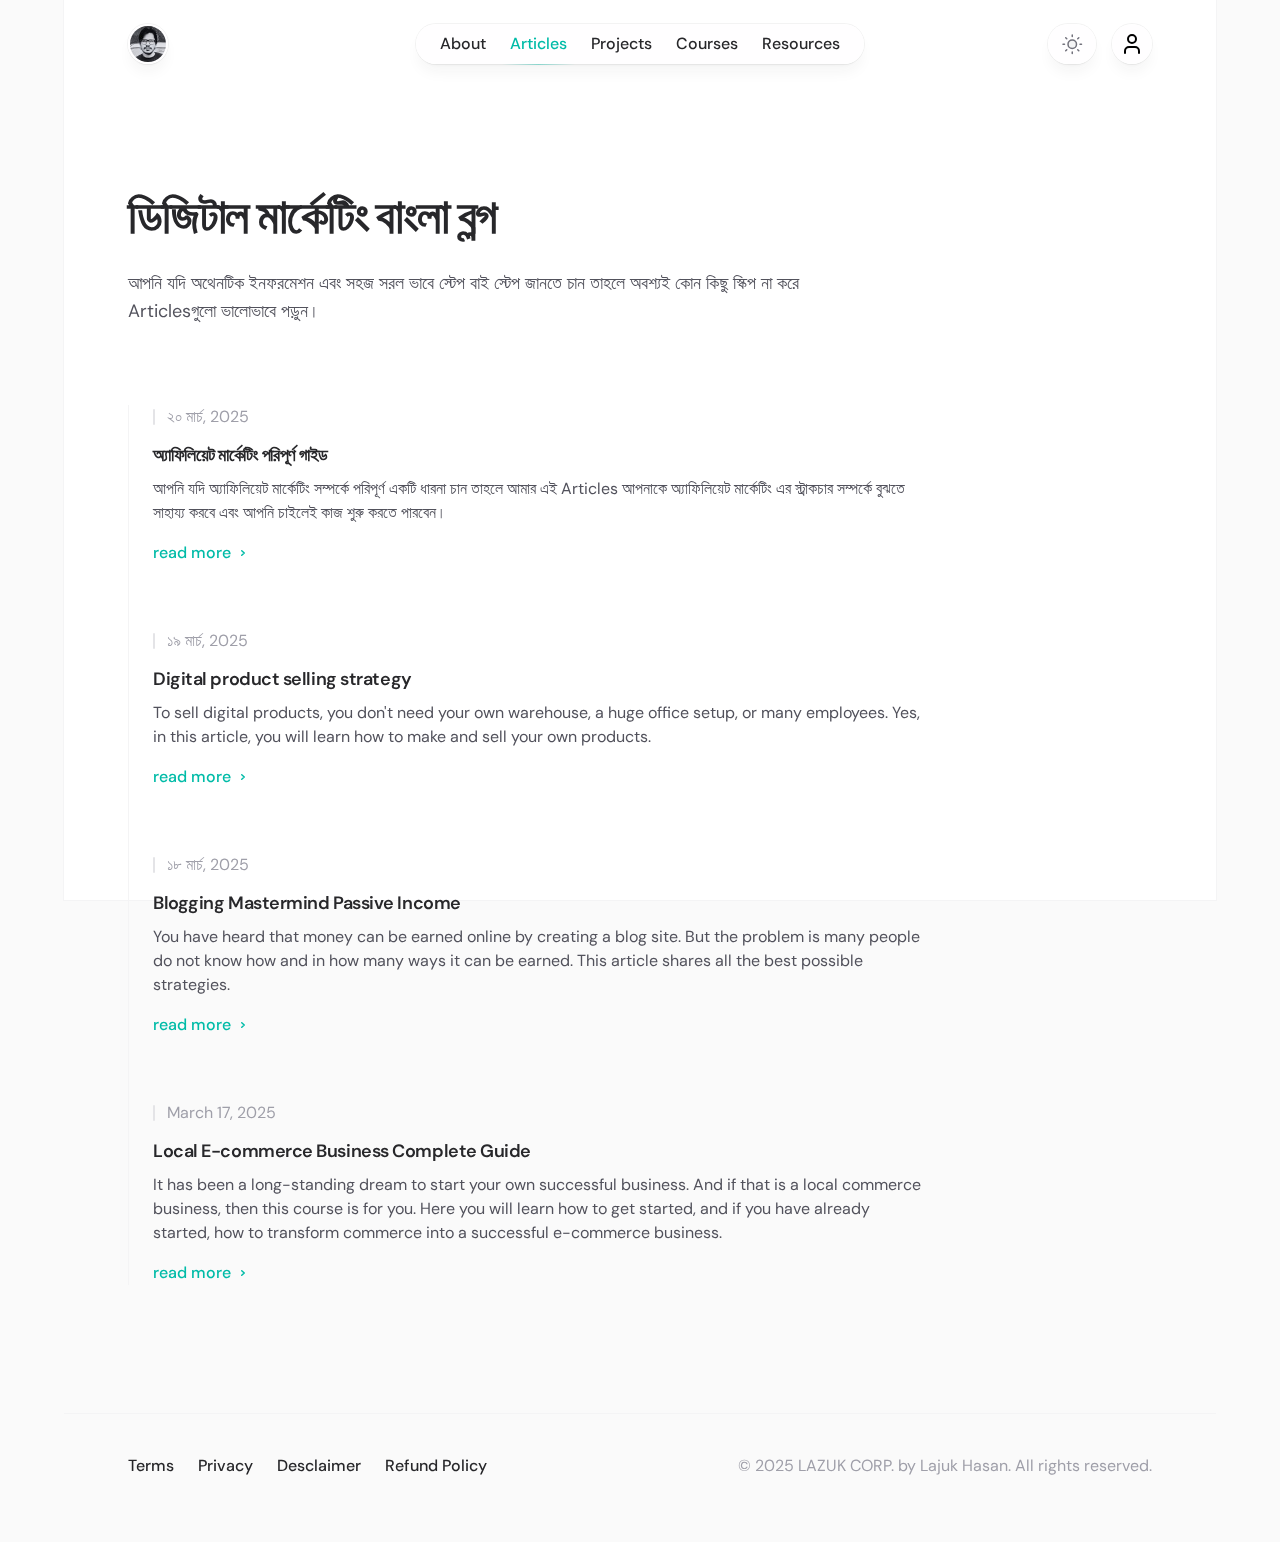
<file: articles.html>
<!DOCTYPE html>
<html lang="en" class="h-full antialiased">
  <meta http-equiv="content-type" content="text/html;charset=utf-8" />
  <head>
    <meta charSet="utf-8" />
    <meta name="viewport" content="width=device-width, initial-scale=1" />
    <link rel="stylesheet" href="assets/css/tailwind.min.css" />
    <link rel="stylesheet" href="assets/css/style.css" />
    <title>Articles - লাজুক হাসান</title>
    <meta name="description" content="ডিজিটাল মার্কেটিং বাংলা ব্লগ। আপনি যদি অথেনটিক ইনফরমেশন এবং সহজ সরল ভাবে স্টেপ বাই স্টেপ জানতে চান তাহলে অবশ্যই কোন কিছু স্কিপ না করে Articlesগুলো ভালোভাবে পড়ুন।" />
    <link rel="icon" href="favicon.ico" type="image/x-icon" />
  </head>
  <body class="flex h-full bg-zinc-50 dark:bg-black">
    <div class="flex w-full">
      <div class="fixed inset-0 flex justify-center sm:px-8">
        <div class="flex w-full max-w-7xl lg:px-8">
          <div class="w-full bg-white ring-1 ring-zinc-100 dark:bg-zinc-900 dark:ring-zinc-300/20"></div>
        </div>
      </div>
      <div class="relative flex w-full flex-col">
        <header class="pointer-events-none relative z-50 flex flex-none flex-col" style="height:var(--header-height);margin-bottom:var(--header-mb)">
          <div class="top-0 z-10 h-16 pt-6 header" style="position:var(--header-position)">
            <div class="sm:px-8 top-(--header-top,--spacing(6)) w-full" style="position:var(--header-inner-position)">
              <div class="mx-auto w-full max-w-7xl lg:px-8">
                <div class="relative px-4 sm:px-8 lg:px-12">
                  <div class="mx-auto max-w-2xl lg:max-w-5xl">
                    <div class="relative flex gap-4">
                      <div class="flex flex-1">
                        <div class="h-10 w-10 rounded-full bg-white/90 p-0.5 ring-1 shadow-lg shadow-zinc-800/5 ring-zinc-900/5 backdrop-blur-sm dark:bg-zinc-800/90 dark:ring-white/10">
                          <a aria-label="Home" class="pointer-events-auto" href="index.html">
                            <img alt="" class="rounded-full bg-zinc-100 object-cover dark:bg-zinc-800 h-9 w-9" src="assets/img/avatar.jpg" />
                          </a>
                        </div>
                      </div>
                      <div class="flex flex-1 justify-end md:justify-center">
                        <div class="pointer-events-auto" id="mobile-menu-toggle">
                          <button class="group flex items-center md:hidden rounded-full bg-white/90 px-4 py-2 text-sm font-medium text-zinc-800 ring-1 shadow-lg shadow-zinc-800/5 ring-zinc-900/5 backdrop-blur-sm dark:bg-zinc-800/90 dark:text-zinc-200 dark:ring-white/10 dark:hover:ring-white/20" type="button" aria-expanded="false">মেনু <svg viewBox="0 0 8 6" aria-hidden="true" class="ml-3 h-auto w-2 stroke-zinc-500 group-hover:stroke-zinc-700 dark:group-hover:stroke-zinc-400">
                              <path d="M1.75 1.75 4 4.25l2.25-2.5" fill="none" stroke-width="1.5" stroke-linecap="round" stroke-linejoin="round"></path>
                            </svg>
                          </button>
                        </div>

                        <div style="position:fixed;top:1px;left:1px;width:100%;height:100%;padding:0;margin:-1px;overflow:hidden;white-space:nowrap;border-width:0;display:none" class="overlay"></div>
                        
                        <nav class="pointer-events-auto hidden md:block">
                          <ul class="flex rounded-full bg-white/90 px-3 text-sm font-medium text-zinc-800 ring-1 shadow-lg shadow-zinc-800/5 ring-zinc-900/5 backdrop-blur-sm dark:bg-zinc-800/90 dark:text-zinc-200 dark:ring-white/10">
                            <li>
                              <a class="relative block px-3 py-2 transition hover:text-teal-500 dark:hover:text-teal-400" href="about.html">About</a>
                            </li>
                            <li>
                              <a class="relative block px-3 py-2 transition text-teal-500 dark:text-teal-400" href="articles.html">
                                Articles 
                                <span class="absolute inset-x-1 -bottom-px h-px bg-linear-to-r from-teal-500/0 via-teal-500/40 to-teal-500/0 dark:from-teal-400/0 dark:via-teal-400/40 dark:to-teal-400/0"></span>
                              </a>
                            </li>
                            <li>
                              <a class="relative block px-3 py-2 transition hover:text-teal-500 dark:hover:text-teal-400" href="projects.html">Projects</a>
                            </li>
                            <li>
                              <a class="relative block px-3 py-2 transition hover:text-teal-500 dark:hover:text-teal-400" href="courses.html">Courses</a>
                            </li>
                            <li>
                              <a class="relative block px-3 py-2 transition hover:text-teal-500 dark:hover:text-teal-400" href="resources.html">Resources</a>
                            </li>
                          </ul>
                        </nav>
                      </div>
                      <div class="flex justify-end md:flex-1 gap-4">
                        <div class="pointer-events-auto">
                          <button type="button" aria-label="Switch to light theme"  class="group rounded-full bg-white/90 px-3 py-2 ring-1 shadow-lg shadow-zinc-800/5 ring-zinc-900/5 backdrop-blur-sm transition dark:bg-zinc-800/90 dark:ring-white/10 dark:hover:ring-white/20">
                            <svg viewBox="0 0 24 24" stroke-width="1.5" stroke-linecap="round" stroke-linejoin="round" aria-hidden="true" class="h-6 w-6 fill-zinc-100 stroke-zinc-500 transition group-hover:fill-zinc-200 group-hover:stroke-zinc-700 dark:hidden [@media(prefers-color-scheme:dark)]:fill-teal-50 [@media(prefers-color-scheme:dark)]:stroke-teal-500 [@media(prefers-color-scheme:dark)]:group-hover:fill-teal-50 [@media(prefers-color-scheme:dark)]:group-hover:stroke-teal-600">
                              <path d="M8 12.25A4.25 4.25 0 0 1 12.25 8v0a4.25 4.25 0 0 1 4.25 4.25v0a4.25 4.25 0 0 1-4.25 4.25v0A4.25 4.25 0 0 1 8 12.25v0Z"></path>
                              <path d="M12.25 3v1.5M21.5 12.25H20M18.791 18.791l-1.06-1.06M18.791 5.709l-1.06 1.06M12.25 20v1.5M4.5 12.25H3M6.77 6.77 5.709 5.709M6.77 17.73l-1.061 1.061" fill="none"></path>
                            </svg>
                            <svg viewBox="0 0 24 24" aria-hidden="true" class="hidden h-6 w-6 fill-zinc-700 stroke-zinc-500 transition dark:block [@media_not_(prefers-color-scheme:dark)]:fill-teal-400/10 [@media_not_(prefers-color-scheme:dark)]:stroke-teal-500 [@media(prefers-color-scheme:dark)]:group-hover:stroke-zinc-400">
                              <path d="M17.25 16.22a6.937 6.937 0 0 1-9.47-9.47 7.451 7.451 0 1 0 9.47 9.47ZM12.75 7C17 7 17 2.75 17 2.75S17 7 21.25 7C17 7 17 11.25 17 11.25S17 7 12.75 7Z" stroke-width="1.5" stroke-linecap="round" stroke-linejoin="round"></path>
                            </svg>
                          </button>
                        </div>
                        <div class="pointer-events-auto">
                          <button type="button" aria-label="User account" class="group h-10 w-10 rounded-full bg-white/90 ring-1 shadow-lg shadow-zinc-800/5 ring-zinc-900/5 backdrop-blur-sm transition dark:bg-zinc-800/90 dark:ring-white/10 dark:hover:ring-white/20">
                            <a href="#" class="dark:text-zinc-200 user-login">
                              <svg class="mx-0" xmlns="http://www.w3.org/2000/svg" width="24" height="24" viewBox="0 0 24 24" fill="none" stroke="currentColor" stroke-width="2" stroke-linecap="round" stroke-linejoin="round" class="h-6 w-6 fill-zinc-100 stroke-zinc-500 transition group-hover:fill-zinc-200 group-hover:stroke-zinc-700 dark:fill-zinc-700 dark:stroke-zinc-400 dark:group-hover:stroke-zinc-300">
                                <path d="M19 21v-2a4 4 0 0 0-4-4H9a4 4 0 0 0-4 4v2"/>
                                <circle cx="12" cy="7" r="4"/>
                              </svg>
                            </a>
                          </button>
                        </div>
                      </div>
                    </div>
                  </div>
                </div>
              </div>
            </div>
          </div>
        </header>

        <!-- Mobile Menu -->
        <div style="display: none;" class="fixed inset-x-4 top-8 z-50 origin-top rounded-3xl bg-white p-8 ring-1 ring-zinc-900/5 duration-150 data-closed:scale-95  data-enter:ease-out data-leave:ease-in dark:bg-zinc-900 dark:ring-zinc-800" id="mobile-menu-content">
          <div class="flex flex-row-reverse items-center justify-between">
            <button id="mobile-menu-close" aria-label="Close menu" class="-m-1 p-1" type="button">
              <svg viewBox="0 0 24 24" aria-hidden="true" class="h-6 w-6 text-zinc-500 dark:text-zinc-400">
                <path d="m17.25 6.75-10.5 10.5M6.75 6.75l10.5 10.5" fill="none" stroke="currentColor" stroke-width="1.5" stroke-linecap="round" stroke-linejoin="round"></path>
              </svg>
            </button>
            <h2 class="text-sm font-medium text-zinc-600 dark:text-zinc-400">নেভিগেশন </h2>
          </div>
          <nav class="mt-6">
            <ul class="-my-2 divide-y divide-zinc-100 text-base text-zinc-800 dark:divide-zinc-100/5 dark:text-zinc-300">
              <li>
                <a class="block py-2" href="/about.html">About</a>
              </li>
              <li>
                <a class="block py-2" href="/articles.html">Articles</a>
              </li>
              <li>
                <a class="block py-2" href="/projects.html">Projects</a>
              </li>
              <li>
                <a class="block py-2" href="/courses.html">Courses</a>
              </li>
              <li>
                <a class="block py-2" href="/resources.html">টুলস</a>
              </li>
            </ul>
          </nav>
        </div>

        <main class="flex-auto">
          <div class="flex-none" style="height:61px"></div>
          <div class="sm:px-8 mt-16 sm:mt-32">
            <div class="mx-auto w-full max-w-7xl lg:px-8">
              <div class="relative px-4 sm:px-8 lg:px-12">
                <div class="mx-auto max-w-2xl lg:max-w-5xl">
                  <header class="max-w-2xl">
                    <h1 class="text-4xl font-bold tracking-tight text-zinc-800 sm:text-5xl dark:text-zinc-100">ডিজিটাল মার্কেটিং বাংলা ব্লগ</h1>
                    <p class="mt-6 text-base text-zinc-600 dark:text-zinc-400">আপনি যদি অথেনটিক ইনফরমেশন এবং সহজ সরল ভাবে স্টেপ বাই স্টেপ জানতে চান তাহলে অবশ্যই কোন কিছু স্কিপ না করে Articlesগুলো ভালোভাবে পড়ুন।</p>
                  </header>
                  <div class="mt-16 sm:mt-20">
                    <div class="md:border-l md:border-zinc-100 md:pl-6 md:dark:border-zinc-700/40">
                      <div class="flex max-w-3xl flex-col space-y-16">
                        <article class="group relative flex flex-col items-start">
                          <h2 class="text-base font-semibold tracking-tight text-zinc-800 dark:text-zinc-100">
                            <div class="absolute -inset-x-4 -inset-y-6 z-0 scale-95 bg-zinc-50 opacity-0 transition group-hover:scale-100 group-hover:opacity-100 sm:-inset-x-6 sm:rounded-2xl dark:bg-zinc-800/50"></div>
                            <a href="https://lazukhasan.com/bn/blog/" target="_blank">
                              <span class="absolute -inset-x-4 -inset-y-6 z-20 sm:-inset-x-6 sm:rounded-2xl"></span>
                              <span class="relative z-10">অ্যাফিলিয়েট মার্কেটিং পরিপূর্ণ গাইড</span>
                            </a>
                          </h2>
                          <time class="relative z-10 order-first mb-3 flex items-center text-sm text-zinc-400 dark:text-zinc-500 pl-3.5" dateTime="2022-09-05">
                            <span class="absolute inset-y-0 left-0 flex items-center" aria-hidden="true">
                              <span class="h-4 w-0.5 rounded-full bg-zinc-200 dark:bg-zinc-500"></span>
                            </span>২০ মার্চ, 2025 </time>
                          <p class="relative z-10 mt-2 text-sm text-zinc-600 dark:text-zinc-400">আপনি যদি অ্যাফিলিয়েট মার্কেটিং সম্পর্কে পরিপূর্ণ একটি ধারনা চান তাহলে আমার এই Articles আপনাকে অ্যাফিলিয়েট মার্কেটিং এর স্ট্রাকচার সম্পর্কে বুঝতে সাহায্য করবে এবং আপনি চাইলেই কাজ শুরু করতে পারবেন।</p>
                          <div aria-hidden="true" class="relative z-10 mt-4 flex items-center text-sm font-medium text-teal-500">read more <svg viewBox="0 0 16 16" fill="none" aria-hidden="true" class="ml-1 h-4 w-4 stroke-current">
                              <path d="M6.75 5.75 9.25 8l-2.5 2.25" stroke-width="1.5" stroke-linecap="round" stroke-linejoin="round"></path>
                            </svg>
                          </div>
                        </article>
                        <article class="group relative flex flex-col items-start">
                          <h2 class="text-base font-semibold tracking-tight text-zinc-800 dark:text-zinc-100">
                            <div class="absolute -inset-x-4 -inset-y-6 z-0 scale-95 bg-zinc-50 opacity-0 transition group-hover:scale-100 group-hover:opacity-100 sm:-inset-x-6 sm:rounded-2xl dark:bg-zinc-800/50"></div>
                            <a href="https://lazukhasan.com/bn/" target="_blank">
                              <span class="absolute -inset-x-4 -inset-y-6 z-20 sm:-inset-x-6 sm:rounded-2xl"></span>
                              <span class="relative z-10">Digital product selling strategy</span>
                            </a>
                          </h2>
                          <time class="relative z-10 order-first mb-3 flex items-center text-sm text-zinc-400 dark:text-zinc-500 pl-3.5" dateTime="2022-09-02">
                            <span class="absolute inset-y-0 left-0 flex items-center" aria-hidden="true">
                              <span class="h-4 w-0.5 rounded-full bg-zinc-200 dark:bg-zinc-500"></span>
                            </span>১৯ মার্চ, 2025 </time>
                          <p class="relative z-10 mt-2 text-sm text-zinc-600 dark:text-zinc-400">To sell digital products, you don't need your own warehouse, a huge office setup, or many employees. Yes, in this article, you will learn how to make and sell your own products.</p>
                          <div aria-hidden="true" class="relative z-10 mt-4 flex items-center text-sm font-medium text-teal-500">read more <svg viewBox="0 0 16 16" fill="none" aria-hidden="true" class="ml-1 h-4 w-4 stroke-current">
                              <path d="M6.75 5.75 9.25 8l-2.5 2.25" stroke-width="1.5" stroke-linecap="round" stroke-linejoin="round"></path>
                            </svg>
                          </div>
                        </article>
                        <article class="group relative flex flex-col items-start">
                          <h2 class="text-base font-semibold tracking-tight text-zinc-800 dark:text-zinc-100">
                            <div class="absolute -inset-x-4 -inset-y-6 z-0 scale-95 bg-zinc-50 opacity-0 transition group-hover:scale-100 group-hover:opacity-100 sm:-inset-x-6 sm:rounded-2xl dark:bg-zinc-800/50"></div>
                            <a href="https://lazukhasan.com/bn/" target="_blank">
                              <span class="absolute -inset-x-4 -inset-y-6 z-20 sm:-inset-x-6 sm:rounded-2xl"></span>
                              <span class="relative z-10">Blogging Mastermind Passive Income</span>
                            </a>
                          </h2>
                          <time class="relative z-10 order-first mb-3 flex items-center text-sm text-zinc-400 dark:text-zinc-500 pl-3.5" dateTime="2022-07-14">
                            <span class="absolute inset-y-0 left-0 flex items-center" aria-hidden="true">
                              <span class="h-4 w-0.5 rounded-full bg-zinc-200 dark:bg-zinc-500"></span>
                            </span>১৮ মার্চ, 2025 </time>
                          <p class="relative z-10 mt-2 text-sm text-zinc-600 dark:text-zinc-400">You have heard that money can be earned online by creating a blog site. But the problem is many people do not know how and in how many ways it can be earned. This article shares all the best possible strategies.</p>
                          <div aria-hidden="true" class="relative z-10 mt-4 flex items-center text-sm font-medium text-teal-500">read more <svg viewBox="0 0 16 16" fill="none" aria-hidden="true" class="ml-1 h-4 w-4 stroke-current">
                              <path d="M6.75 5.75 9.25 8l-2.5 2.25" stroke-width="1.5" stroke-linecap="round" stroke-linejoin="round"></path>
                            </svg>
                          </div>
                        </article>
                        <article class="group relative flex flex-col items-start">
                          <h2 class="text-base font-semibold tracking-tight text-zinc-800 dark:text-zinc-100">
                            <div class="absolute -inset-x-4 -inset-y-6 z-0 scale-95 bg-zinc-50 opacity-0 transition group-hover:scale-100 group-hover:opacity-100 sm:-inset-x-6 sm:rounded-2xl dark:bg-zinc-800/50"></div>
                            <a href="https://lazukhasan.com/bn/" target="_blank">
                              <span class="absolute -inset-x-4 -inset-y-6 z-20 sm:-inset-x-6 sm:rounded-2xl"></span>
                              <span class="relative z-10">Local E-commerce Business Complete Guide</span>
                            </a>
                          </h2>
                          <time class="relative z-10 order-first mb-3 flex items-center text-sm text-zinc-400 dark:text-zinc-500 pl-3.5" dateTime="2022-07-14">
                            <span class="absolute inset-y-0 left-0 flex items-center" aria-hidden="true">
                              <span class="h-4 w-0.5 rounded-full bg-zinc-200 dark:bg-zinc-500"></span>
                            </span>March 17, 2025 </time>
                          <p class="relative z-10 mt-2 text-sm text-zinc-600 dark:text-zinc-400">It has been a long-standing dream to start your own successful business. And if that is a local commerce business, then this course is for you. Here you will learn how to get started, and if you have already started, how to transform commerce into a successful e-commerce business.</p>
                          <div aria-hidden="true" class="relative z-10 mt-4 flex items-center text-sm font-medium text-teal-500">read more <svg viewBox="0 0 16 16" fill="none" aria-hidden="true" class="ml-1 h-4 w-4 stroke-current">
                              <path d="M6.75 5.75 9.25 8l-2.5 2.25" stroke-width="1.5" stroke-linecap="round" stroke-linejoin="round"></path>
                            </svg>
                          </div>
                        </article>
                      </div>
                    </div>
                  </div>
                </div>
              </div>
            </div>
          </div>
        </main>

        <footer class="mt-32 flex-none">
          <div class="sm:px-8">
            <div class="mx-auto w-full max-w-7xl lg:px-8">
              <div class="border-t border-zinc-100 pt-10 pb-16 dark:border-zinc-700/40">
                <div class="relative px-4 sm:px-8 lg:px-12">
                  <div class="mx-auto max-w-2xl lg:max-w-5xl">
                    <div class="flex flex-col items-center justify-between gap-6 sm:flex-row">
                      <div class="flex flex-wrap justify-center gap-x-6 gap-y-1 text-sm font-medium text-zinc-800 dark:text-zinc-200">
                        <a class="transition hover:text-teal-500 dark:hover:text-teal-400" href="terms.html">Terms</a>
                        <a class="transition hover:text-teal-500 dark:hover:text-teal-400" href="privacy.html">Privacy</a>
                        <a class="transition hover:text-teal-500 dark:hover:text-teal-400" href="disclaimer.html">Desclaimer</a>
                        <a class="transition hover:text-teal-500 dark:hover:text-teal-400" href="refund.html">Refund Policy</a>
                      </div>
                      <p class="text-sm text-zinc-400 dark:text-zinc-500">
                        &copy; 2025 <a href="https://lazukcorp.com/" target="_blank" class="transition hover:text-teal-500 dark:hover:text-teal-400">LAZUK CORP.</a> by Lajuk Hasan. All rights reserved.
                      </p>
                    </div>
                  </div>
                </div>
              </div>
            </div>
          </div>
        </footer>
      </div>
    </div>

    <script src="assets/js/main.js"></script>
  </body>
</html>
</file>
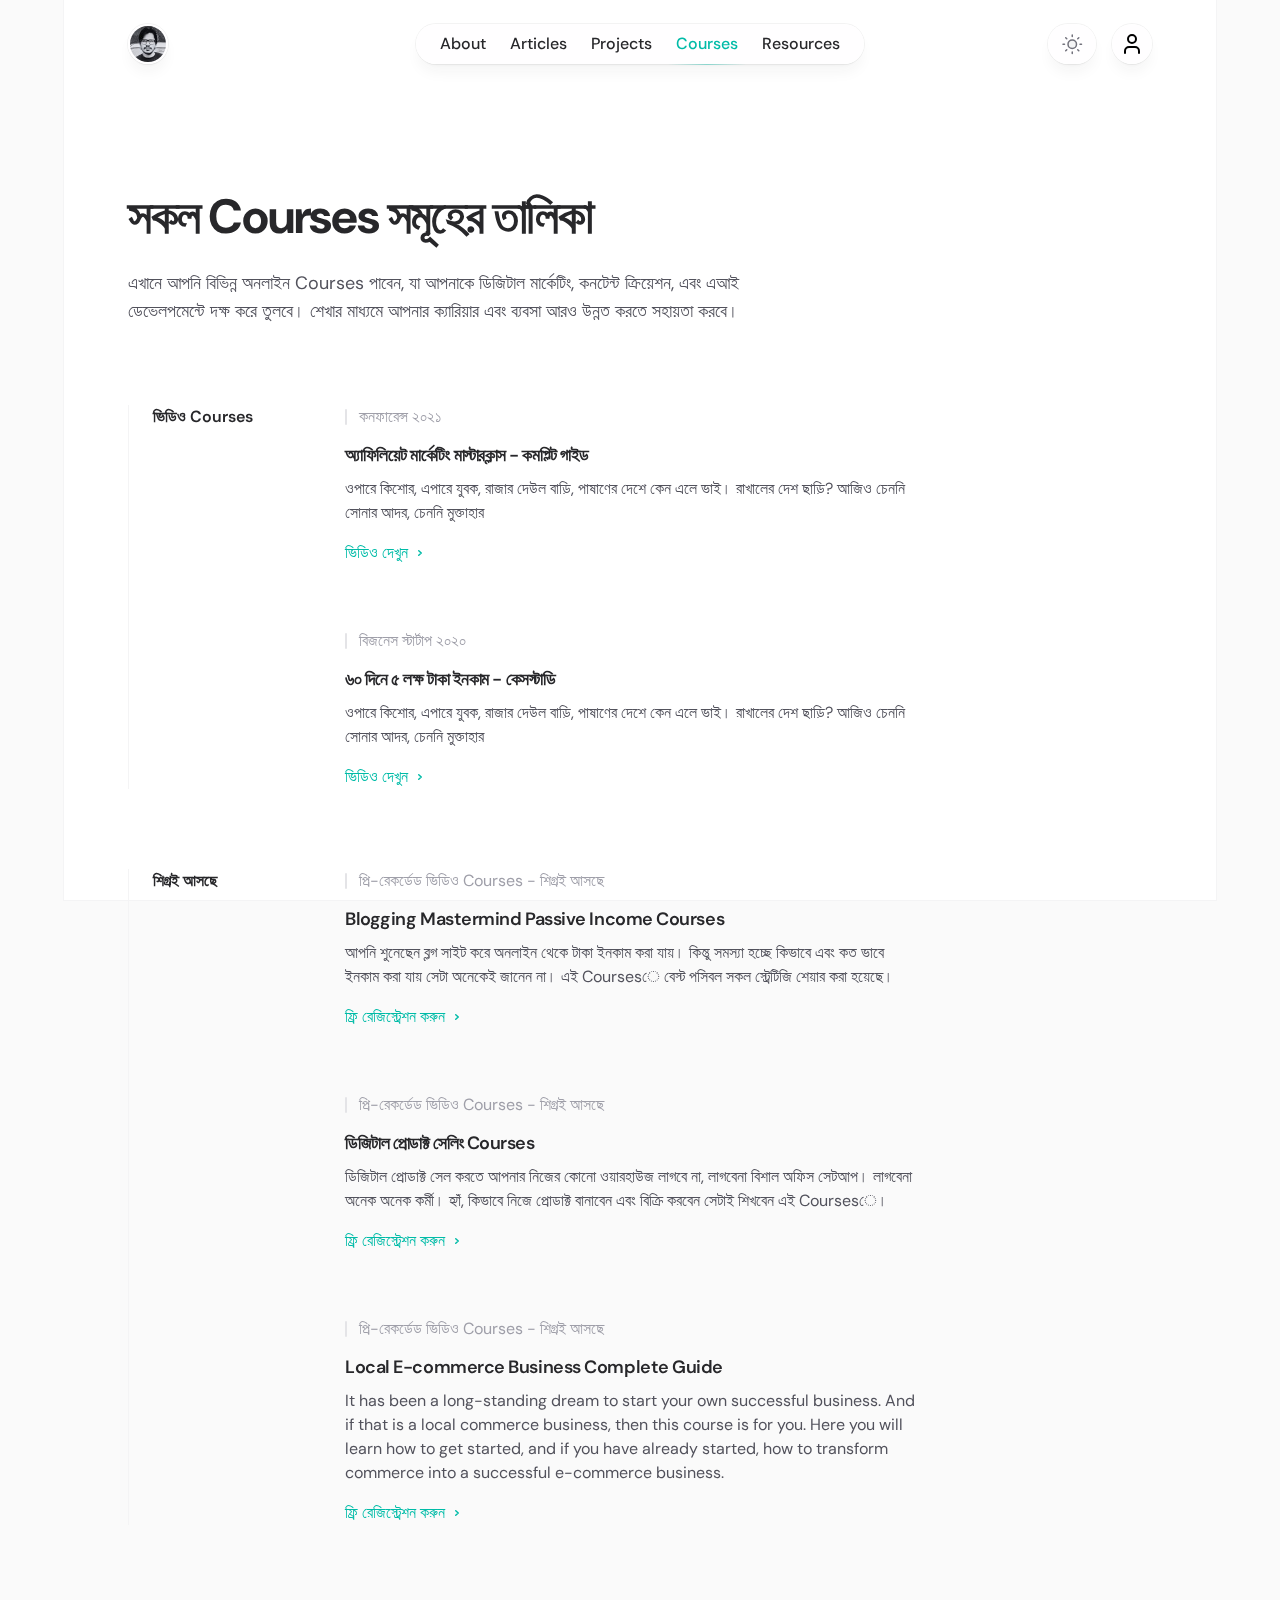
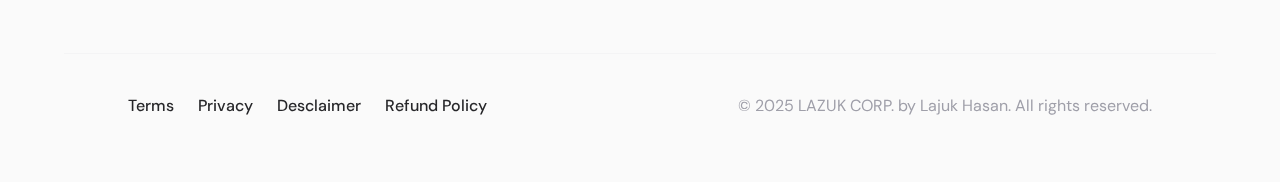
<file: courses.html>
<!DOCTYPE html>
<html lang="en" class="h-full antialiased">
  <meta http-equiv="content-type" content="text/html;charset=utf-8" />
  <head>
    <meta charSet="utf-8" />
    <meta name="viewport" content="width=device-width, initial-scale=1" />
    <link rel="stylesheet" href="assets/css/tailwind.min.css" />
    <link rel="stylesheet" href="assets/css/style.css" />
    <title>Courses - লাজুক হাসান</title>
    <meta name="description" content="সকল Courses সমূহের তালিকা। এখানে আপনি বিভিন্ন অনলাইন Courses পাবেন, যা আপনাকে ডিজিটাল মার্কেটিং, কনটেন্ট ক্রিয়েশন, এবং এআই ডেভেলপমেন্টে দক্ষ করে তুলবে।" />
    <link rel="icon" href="favicon.ico" type="image/x-icon" />
  </head>
  <body class="flex h-full bg-zinc-50 dark:bg-black">
    <div class="flex w-full">
      <div class="fixed inset-0 flex justify-center sm:px-8">
        <div class="flex w-full max-w-7xl lg:px-8">
          <div class="w-full bg-white ring-1 ring-zinc-100 dark:bg-zinc-900 dark:ring-zinc-300/20"></div>
        </div>
      </div>
      <div class="relative flex w-full flex-col">
        <header class="pointer-events-none relative z-50 flex flex-none flex-col" style="height:var(--header-height);margin-bottom:var(--header-mb)">
          <div class="top-0 z-10 h-16 pt-6 header" style="position:var(--header-position)">
            <div class="sm:px-8 top-(--header-top,--spacing(6)) w-full" style="position:var(--header-inner-position)">
              <div class="mx-auto w-full max-w-7xl lg:px-8">
                <div class="relative px-4 sm:px-8 lg:px-12">
                  <div class="mx-auto max-w-2xl lg:max-w-5xl">
                    <div class="relative flex gap-4">
                      <div class="flex flex-1">
                        <div class="h-10 w-10 rounded-full bg-white/90 p-0.5 ring-1 shadow-lg shadow-zinc-800/5 ring-zinc-900/5 backdrop-blur-sm dark:bg-zinc-800/90 dark:ring-white/10">
                          <a class="pointer-events-auto" href="index.html">
                            <img alt="" class="rounded-full bg-zinc-100 object-cover dark:bg-zinc-800 h-9 w-9" src="assets/img/avatar.jpg" />
                          </a>
                        </div>
                      </div>
                      <div class="flex flex-1 justify-end md:justify-center">
                        <div class="pointer-events-auto" id="mobile-menu-toggle">
                          <button class="group flex items-center md:hidden rounded-full bg-white/90 px-4 py-2 text-sm font-medium text-zinc-800 ring-1 shadow-lg shadow-zinc-800/5 ring-zinc-900/5 backdrop-blur-sm dark:bg-zinc-800/90 dark:text-zinc-200 dark:ring-white/10 dark:hover:ring-white/20" type="button" aria-expanded="false">মেনু <svg viewBox="0 0 8 6" aria-hidden="true" class="ml-3 h-auto w-2 stroke-zinc-500 group-hover:stroke-zinc-700 dark:group-hover:stroke-zinc-400">
                              <path d="M1.75 1.75 4 4.25l2.25-2.5" fill="none" stroke-width="1.5" stroke-linecap="round" stroke-linejoin="round"></path>
                            </svg>
                          </button>
                        </div>

                        <div style="position:fixed;top:1px;left:1px;width:100%;height:100%;padding:0;margin:-1px;overflow:hidden;white-space:nowrap;border-width:0;display:none" class="overlay"></div>
                        
                        <nav class="pointer-events-auto hidden md:block">
                          <ul class="flex rounded-full bg-white/90 px-3 text-sm font-medium text-zinc-800 ring-1 shadow-lg shadow-zinc-800/5 ring-zinc-900/5 backdrop-blur-sm dark:bg-zinc-800/90 dark:text-zinc-200 dark:ring-white/10">
                            <li>
                              <a class="relative block px-3 py-2 transition hover:text-teal-500 dark:hover:text-teal-400" href="about.html">About</a>
                            </li>
                            <li>
                              <a class="relative block px-3 py-2 transition hover:text-teal-500 dark:hover:text-teal-400" href="articles.html">Articles</a>
                            </li>
                            <li>
                              <a class="relative block px-3 py-2 transition hover:text-teal-500 dark:hover:text-teal-400" href="projects.html">Projects</a>
                            </li>
                            <li>
                              <a class="relative block px-3 py-2 transition text-teal-500 dark:text-teal-400" href="courses.html">
                                Courses 
                                <span class="absolute inset-x-1 -bottom-px h-px bg-linear-to-r from-teal-500/0 via-teal-500/40 to-teal-500/0 dark:from-teal-400/0 dark:via-teal-400/40 dark:to-teal-400/0"></span>
                              </a>
                            </li>
                            <li>
                              <a class="relative block px-3 py-2 transition hover:text-teal-500 dark:hover:text-teal-400" href="resources.html">Resources</a>
                            </li>
                          </ul>
                        </nav>
                      </div>
                      <div class="flex justify-end md:flex-1 gap-4">
                        <div class="pointer-events-auto">
                          <button type="button" aria-label="Switch to light theme"  class="group rounded-full bg-white/90 px-3 py-2 ring-1 shadow-lg shadow-zinc-800/5 ring-zinc-900/5 backdrop-blur-sm transition dark:bg-zinc-800/90 dark:ring-white/10 dark:hover:ring-white/20">
                            <svg viewBox="0 0 24 24" stroke-width="1.5" stroke-linecap="round" stroke-linejoin="round" aria-hidden="true" class="h-6 w-6 fill-zinc-100 stroke-zinc-500 transition group-hover:fill-zinc-200 group-hover:stroke-zinc-700 dark:hidden [@media(prefers-color-scheme:dark)]:fill-teal-50 [@media(prefers-color-scheme:dark)]:stroke-teal-500 [@media(prefers-color-scheme:dark)]:group-hover:fill-teal-50 [@media(prefers-color-scheme:dark)]:group-hover:stroke-teal-600">
                              <path d="M8 12.25A4.25 4.25 0 0 1 12.25 8v0a4.25 4.25 0 0 1 4.25 4.25v0a4.25 4.25 0 0 1-4.25 4.25v0A4.25 4.25 0 0 1 8 12.25v0Z"></path>
                              <path d="M12.25 3v1.5M21.5 12.25H20M18.791 18.791l-1.06-1.06M18.791 5.709l-1.06 1.06M12.25 20v1.5M4.5 12.25H3M6.77 6.77 5.709 5.709M6.77 17.73l-1.061 1.061" fill="none"></path>
                            </svg>
                            <svg viewBox="0 0 24 24" aria-hidden="true" class="hidden h-6 w-6 fill-zinc-700 stroke-zinc-500 transition dark:block [@media_not_(prefers-color-scheme:dark)]:fill-teal-400/10 [@media_not_(prefers-color-scheme:dark)]:stroke-teal-500 [@media(prefers-color-scheme:dark)]:group-hover:stroke-zinc-400">
                              <path d="M17.25 16.22a6.937 6.937 0 0 1-9.47-9.47 7.451 7.451 0 1 0 9.47 9.47ZM12.75 7C17 7 17 2.75 17 2.75S17 7 21.25 7C17 7 17 11.25 17 11.25S17 7 12.75 7Z" stroke-width="1.5" stroke-linecap="round" stroke-linejoin="round"></path>
                            </svg>
                          </button>
                        </div>
                        <div class="pointer-events-auto">
                          <button type="button" aria-label="User account" class="group h-10 w-10 rounded-full bg-white/90 ring-1 shadow-lg shadow-zinc-800/5 ring-zinc-900/5 backdrop-blur-sm transition dark:bg-zinc-800/90 dark:ring-white/10 dark:hover:ring-white/20">
                            <a href="#" class="dark:text-zinc-200 user-login">
                              <svg class="mx-0" xmlns="http://www.w3.org/2000/svg" width="24" height="24" viewBox="0 0 24 24" fill="none" stroke="currentColor" stroke-width="2" stroke-linecap="round" stroke-linejoin="round" class="h-6 w-6 fill-zinc-100 stroke-zinc-500 transition group-hover:fill-zinc-200 group-hover:stroke-zinc-700 dark:fill-zinc-700 dark:stroke-zinc-400 dark:group-hover:stroke-zinc-300">
                                <path d="M19 21v-2a4 4 0 0 0-4-4H9a4 4 0 0 0-4 4v2"/>
                                <circle cx="12" cy="7" r="4"/>
                              </svg>
                            </a>
                          </button>
                        </div>
                      </div>
                    </div>
                  </div>
                </div>
              </div>
            </div>
          </div>
        </header>

        <!-- Mobile Menu -->
        <div style="display: none;" class="fixed inset-x-4 top-8 z-50 origin-top rounded-3xl bg-white p-8 ring-1 ring-zinc-900/5 duration-150 data-closed:scale-95  data-enter:ease-out data-leave:ease-in dark:bg-zinc-900 dark:ring-zinc-800" id="mobile-menu-content">
          <div class="flex flex-row-reverse items-center justify-between">
            <button id="mobile-menu-close" aria-label="Close menu" class="-m-1 p-1" type="button">
              <svg viewBox="0 0 24 24" aria-hidden="true" class="h-6 w-6 text-zinc-500 dark:text-zinc-400">
                <path d="m17.25 6.75-10.5 10.5M6.75 6.75l10.5 10.5" fill="none" stroke="currentColor" stroke-width="1.5" stroke-linecap="round" stroke-linejoin="round"></path>
              </svg>
            </button>
            <h2 class="text-sm font-medium text-zinc-600 dark:text-zinc-400">নেভিগেশন </h2>
          </div>
          <nav class="mt-6">
            <ul class="-my-2 divide-y divide-zinc-100 text-base text-zinc-800 dark:divide-zinc-100/5 dark:text-zinc-300">
              <li>
                <a class="block py-2" href="/about.html">About</a>
              </li>
              <li>
                <a class="block py-2" href="/articles.html">Articles</a>
              </li>
              <li>
                <a class="block py-2" href="/projects.html">Projects</a>
              </li>
              <li>
                <a class="block py-2" href="/courses.html">Courses</a>
              </li>
              <li>
                <a class="block py-2" href="/resources.html">টুলস</a>
              </li>
            </ul>
          </nav>
        </div>

        <main class="flex-auto">
          <div class="flex-none" style="height:61px"></div>
          <div class="sm:px-8 mt-16 sm:mt-32">
            <div class="mx-auto w-full max-w-7xl lg:px-8">
              <div class="relative px-4 sm:px-8 lg:px-12">
                <div class="mx-auto max-w-2xl lg:max-w-5xl">
                  <header class="max-w-2xl">
                    <h1 class="text-4xl font-bold tracking-tight text-zinc-800 sm:text-5xl dark:text-zinc-100">সকল Courses সমূহের তালিকা</h1>
                    <p class="mt-6 text-base text-zinc-600 dark:text-zinc-400">এখানে আপনি বিভিন্ন অনলাইন Courses পাবেন, যা আপনাকে ডিজিটাল মার্কেটিং, কনটেন্ট ক্রিয়েশন, এবং এআই ডেভেলপমেন্টে দক্ষ করে তুলবে। শেখার মাধ্যমে আপনার ক্যারিয়ার এবং ব্যবসা আরও উন্নত করতে সহায়তা করবে।</p>       
                  </header>
                  <div class="mt-16 sm:mt-20">
                    <div class="space-y-20">
                      <section class="md:border-l md:border-zinc-100 md:pl-6 md:dark:border-zinc-700/40">
                        <div class="grid max-w-3xl grid-cols-1 items-baseline gap-y-8 md:grid-cols-4">
                          <h2 id=":S1:" class="text-sm font-semibold text-zinc-800 dark:text-zinc-100">ভিডিও Courses</h2>
                          <div class="md:col-span-3">
                            <div class="space-y-16">
                              <article class="group relative flex flex-col items-start">
                                <h3 class="text-base font-semibold tracking-tight text-zinc-800 dark:text-zinc-100">
                                  <div class="absolute -inset-x-4 -inset-y-6 z-0 scale-95 bg-zinc-50 opacity-0 transition group-hover:scale-100 group-hover:opacity-100 sm:-inset-x-6 sm:rounded-2xl dark:bg-zinc-800/50"></div>
                                  <a href="https://lazukhasan.com/bn/courses/aff-course/" target="_blank">
                                    <span class="absolute -inset-x-4 -inset-y-6 z-20 sm:-inset-x-6 sm:rounded-2xl"></span>
                                    <span class="relative z-10">অ্যাফিলিয়েট মার্কেটিং মাস্টারক্লাস - কমপ্লিট গাইড</span>
                                  </a>
                                </h3>
                                <p class="relative z-10 order-first mb-3 flex items-center text-sm text-zinc-400 dark:text-zinc-500 pl-3.5">
                                  <span class="absolute inset-y-0 left-0 flex items-center" aria-hidden="true">
                                    <span class="h-4 w-0.5 rounded-full bg-zinc-200 dark:bg-zinc-500"></span>
                                  </span>কনফারেন্স ২০২১
                                </p>
                                <p class="relative z-10 mt-2 text-sm text-zinc-600 dark:text-zinc-400">ওপারে কিশোর, এপারে যুবক, রাজার দেউল বাড়ি, পাষাণের দেশে কেন এলে ভাই। রাখালের দেশ ছাড়ি? আজিও চেননি সোনার আদর, চেননি মুক্তাহার</p>
                                <div aria-hidden="true" class="relative z-10 mt-4 flex items-center text-sm font-medium text-teal-500">ভিডিও দেখুন <svg viewBox="0 0 16 16" fill="none" aria-hidden="true" class="ml-1 h-4 w-4 stroke-current">
                                    <path d="M6.75 5.75 9.25 8l-2.5 2.25" stroke-width="1.5" stroke-linecap="round" stroke-linejoin="round"></path>
                                  </svg>
                                </div>
                              </article>
                              <article class="group relative flex flex-col items-start">
                                <h3 class="text-base font-semibold tracking-tight text-zinc-800 dark:text-zinc-100">
                                  <div class="absolute -inset-x-4 -inset-y-6 z-0 scale-95 bg-zinc-50 opacity-0 transition group-hover:scale-100 group-hover:opacity-100 sm:-inset-x-6 sm:rounded-2xl dark:bg-zinc-800/50"></div>
                                  <a href="https://lazukhasan.com/bn/courses/courses/60-days-5-lac-income-case-study/" target="_blank">
                                    <span class="absolute -inset-x-4 -inset-y-6 z-20 sm:-inset-x-6 sm:rounded-2xl"></span>
                                    <span class="relative z-10">৬০ দিনে ৫ লক্ষ টাকা ইনকাম - কেসস্টাডি</span>
                                  </a>
                                </h3>
                                <p class="relative z-10 order-first mb-3 flex items-center text-sm text-zinc-400 dark:text-zinc-500 pl-3.5">
                                  <span class="absolute inset-y-0 left-0 flex items-center" aria-hidden="true">
                                    <span class="h-4 w-0.5 rounded-full bg-zinc-200 dark:bg-zinc-500"></span>
                                  </span>বিজনেস স্টার্টাপ ২০২০ 
                                </p>
                                <p class="relative z-10 mt-2 text-sm text-zinc-600 dark:text-zinc-400">ওপারে কিশোর, এপারে যুবক, রাজার দেউল বাড়ি, পাষাণের দেশে কেন এলে ভাই। রাখালের দেশ ছাড়ি? আজিও চেননি সোনার আদর, চেননি মুক্তাহার</p>
                                <div aria-hidden="true" class="relative z-10 mt-4 flex items-center text-sm font-medium text-teal-500">ভিডিও দেখুন <svg viewBox="0 0 16 16" fill="none" aria-hidden="true" class="ml-1 h-4 w-4 stroke-current">
                                    <path d="M6.75 5.75 9.25 8l-2.5 2.25" stroke-width="1.5" stroke-linecap="round" stroke-linejoin="round"></path>
                                  </svg>
                                </div>
                              </article>
                            </div>
                          </div>
                        </div>
                      </section>
                      <section class="md:border-l md:border-zinc-100 md:pl-6 md:dark:border-zinc-700/40">
                        <div class="grid max-w-3xl grid-cols-1 items-baseline gap-y-8 md:grid-cols-4">
                          <h2 id=":S2:" class="text-sm font-semibold text-zinc-800 dark:text-zinc-100">শিগ্রই আসছে</h2>
                          <div class="md:col-span-3">
                            <div class="space-y-16">
                              <article class="group relative flex flex-col items-start">
                                <h3 class="text-base font-semibold tracking-tight text-zinc-800 dark:text-zinc-100">
                                  <div class="absolute -inset-x-4 -inset-y-6 z-0 scale-95 bg-zinc-50 opacity-0 transition group-hover:scale-100 group-hover:opacity-100 sm:-inset-x-6 sm:rounded-2xl dark:bg-zinc-800/50"></div>
                                  <a href="https://lazukhasan.com/bn/blogging-course-intro/" target="_blank">
                                    <span class="absolute -inset-x-4 -inset-y-6 z-20 sm:-inset-x-6 sm:rounded-2xl"></span>
                                    <span class="relative z-10">Blogging Mastermind Passive Income Courses</span>
                                  </a>
                                </h3>
                                <p class="relative z-10 order-first mb-3 flex items-center text-sm text-zinc-400 dark:text-zinc-500 pl-3.5">
                                  <span class="absolute inset-y-0 left-0 flex items-center" aria-hidden="true">
                                    <span class="h-4 w-0.5 rounded-full bg-zinc-200 dark:bg-zinc-500"></span>
                                  </span>প্রি-রেকর্ডেড ভিডিও Courses - শিগ্রই আসছে 
                                </p>
                                <p class="relative z-10 mt-2 text-sm text-zinc-600 dark:text-zinc-400">আপনি শুনেছেন ব্লগ সাইট করে অনলাইন থেকে টাকা ইনকাম করা যায়। কিন্তু সমস্যা হচ্ছে কিভাবে এবং কত ভাবে ইনকাম করা যায় সেটা অনেকেই জানেন না। এই Coursesে বেস্ট পসিবল সকল স্ট্রেটিজি শেয়ার করা হয়েছে।</p>
                                <div aria-hidden="true" class="relative z-10 mt-4 flex items-center text-sm font-medium text-teal-500">ফ্রি রেজিস্ট্রেশন করুন  <svg viewBox="0 0 16 16" fill="none" aria-hidden="true" class="ml-1 h-4 w-4 stroke-current">
                                    <path d="M6.75 5.75 9.25 8l-2.5 2.25" stroke-width="1.5" stroke-linecap="round" stroke-linejoin="round"></path>
                                  </svg>
                                </div>
                              </article>
                              <article class="group relative flex flex-col items-start">
                                <h3 class="text-base font-semibold tracking-tight text-zinc-800 dark:text-zinc-100">
                                  <div class="absolute -inset-x-4 -inset-y-6 z-0 scale-95 bg-zinc-50 opacity-0 transition group-hover:scale-100 group-hover:opacity-100 sm:-inset-x-6 sm:rounded-2xl dark:bg-zinc-800/50"></div>
                                  <a href="https://lazukhasan.com/bn/dps-course-intro/" target="_blank">
                                    <span class="absolute -inset-x-4 -inset-y-6 z-20 sm:-inset-x-6 sm:rounded-2xl"></span>
                                    <span class="relative z-10">ডিজিটাল প্রোডাক্ট সেলিং Courses</span>
                                  </a>
                                </h3>
                                <p class="relative z-10 order-first mb-3 flex items-center text-sm text-zinc-400 dark:text-zinc-500 pl-3.5">
                                  <span class="absolute inset-y-0 left-0 flex items-center" aria-hidden="true">
                                    <span class="h-4 w-0.5 rounded-full bg-zinc-200 dark:bg-zinc-500"></span>
                                  </span>প্রি-রেকর্ডেড ভিডিও Courses - শিগ্রই আসছে   
                                </p>
                                <p class="relative z-10 mt-2 text-sm text-zinc-600 dark:text-zinc-400">ডিজিটাল প্রোডাক্ট সেল করতে আপনার নিজের কোনো ওয়ারহাউজ লাগবে না, লাগবেনা বিশাল অফিস সেটআপ। লাগবেনা অনেক অনেক কর্মী। হ্যাঁ, কিভাবে নিজে প্রোডাক্ট বানাবেন এবং বিক্রি করবেন সেটাই শিখবেন এই Coursesে।</p>
                                <div aria-hidden="true" class="relative z-10 mt-4 flex items-center text-sm font-medium text-teal-500">ফ্রি রেজিস্ট্রেশন করুন <svg viewBox="0 0 16 16" fill="none" aria-hidden="true" class="ml-1 h-4 w-4 stroke-current">
                                    <path d="M6.75 5.75 9.25 8l-2.5 2.25" stroke-width="1.5" stroke-linecap="round" stroke-linejoin="round"></path>
                                  </svg>
                                </div>
                              </article>
                              <article class="group relative flex flex-col items-start">
                                <h3 class="text-base font-semibold tracking-tight text-zinc-800 dark:text-zinc-100">
                                  <div class="absolute -inset-x-4 -inset-y-6 z-0 scale-95 bg-zinc-50 opacity-0 transition group-hover:scale-100 group-hover:opacity-100 sm:-inset-x-6 sm:rounded-2xl dark:bg-zinc-800/50"></div>
                                  <a href="https://lazukhasan.com/bn/local-ecom-biz-intro/" target="_blank">
                                    <span class="absolute -inset-x-4 -inset-y-6 z-20 sm:-inset-x-6 sm:rounded-2xl"></span>
                                    <span class="relative z-10">Local E-commerce Business Complete Guide</span>
                                  </a>
                                </h3>
                                <p class="relative z-10 order-first mb-3 flex items-center text-sm text-zinc-400 dark:text-zinc-500 pl-3.5">
                                  <span class="absolute inset-y-0 left-0 flex items-center" aria-hidden="true">
                                    <span class="h-4 w-0.5 rounded-full bg-zinc-200 dark:bg-zinc-500"></span>
                                  </span>প্রি-রেকর্ডেড ভিডিও Courses - শিগ্রই আসছে
                                </p>
                                <p class="relative z-10 mt-2 text-sm text-zinc-600 dark:text-zinc-400">It has been a long-standing dream to start your own successful business. And if that is a local commerce business, then this course is for you. Here you will learn how to get started, and if you have already started, how to transform commerce into a successful e-commerce business.</p>
                                <div aria-hidden="true" class="relative z-10 mt-4 flex items-center text-sm font-medium text-teal-500">ফ্রি রেজিস্ট্রেশন করুন <svg viewBox="0 0 16 16" fill="none" aria-hidden="true" class="ml-1 h-4 w-4 stroke-current">
                                    <path d="M6.75 5.75 9.25 8l-2.5 2.25" stroke-width="1.5" stroke-linecap="round" stroke-linejoin="round"></path>
                                  </svg>
                                </div>
                              </article>
                            </div>
                          </div>
                        </div>
                      </section>
                    </div>
                  </div>
                </div>
              </div>
            </div>
          </div>
        </main>

        <footer class="mt-32 flex-none">
          <div class="sm:px-8">
            <div class="mx-auto w-full max-w-7xl lg:px-8">
              <div class="border-t border-zinc-100 pt-10 pb-16 dark:border-zinc-700/40">
                <div class="relative px-4 sm:px-8 lg:px-12">
                  <div class="mx-auto max-w-2xl lg:max-w-5xl">
                    <div class="flex flex-col items-center justify-between gap-6 sm:flex-row">
                      <div class="flex flex-wrap justify-center gap-x-6 gap-y-1 text-sm font-medium text-zinc-800 dark:text-zinc-200">
                        <a class="transition hover:text-teal-500 dark:hover:text-teal-400" href="terms.html">Terms</a>
                        <a class="transition hover:text-teal-500 dark:hover:text-teal-400" href="privacy.html">Privacy</a>
                        <a class="transition hover:text-teal-500 dark:hover:text-teal-400" href="disclaimer.html">Desclaimer</a>
                        <a class="transition hover:text-teal-500 dark:hover:text-teal-400" href="refund.html">Refund Policy</a>
                      </div>
                      <p class="text-sm text-zinc-400 dark:text-zinc-500">
                        &copy; 2025 <a href="https://lazukcorp.com/" target="_blank" class="transition hover:text-teal-500 dark:hover:text-teal-400">LAZUK CORP.</a> by Lajuk Hasan. All rights reserved.
                      </p>
                    </div>
                  </div>
                </div>
              </div>
            </div>
          </div>
        </footer>
      </div>
    </div>

    <script src="assets/js/main.js"></script>
  </body>
</html>
</file>
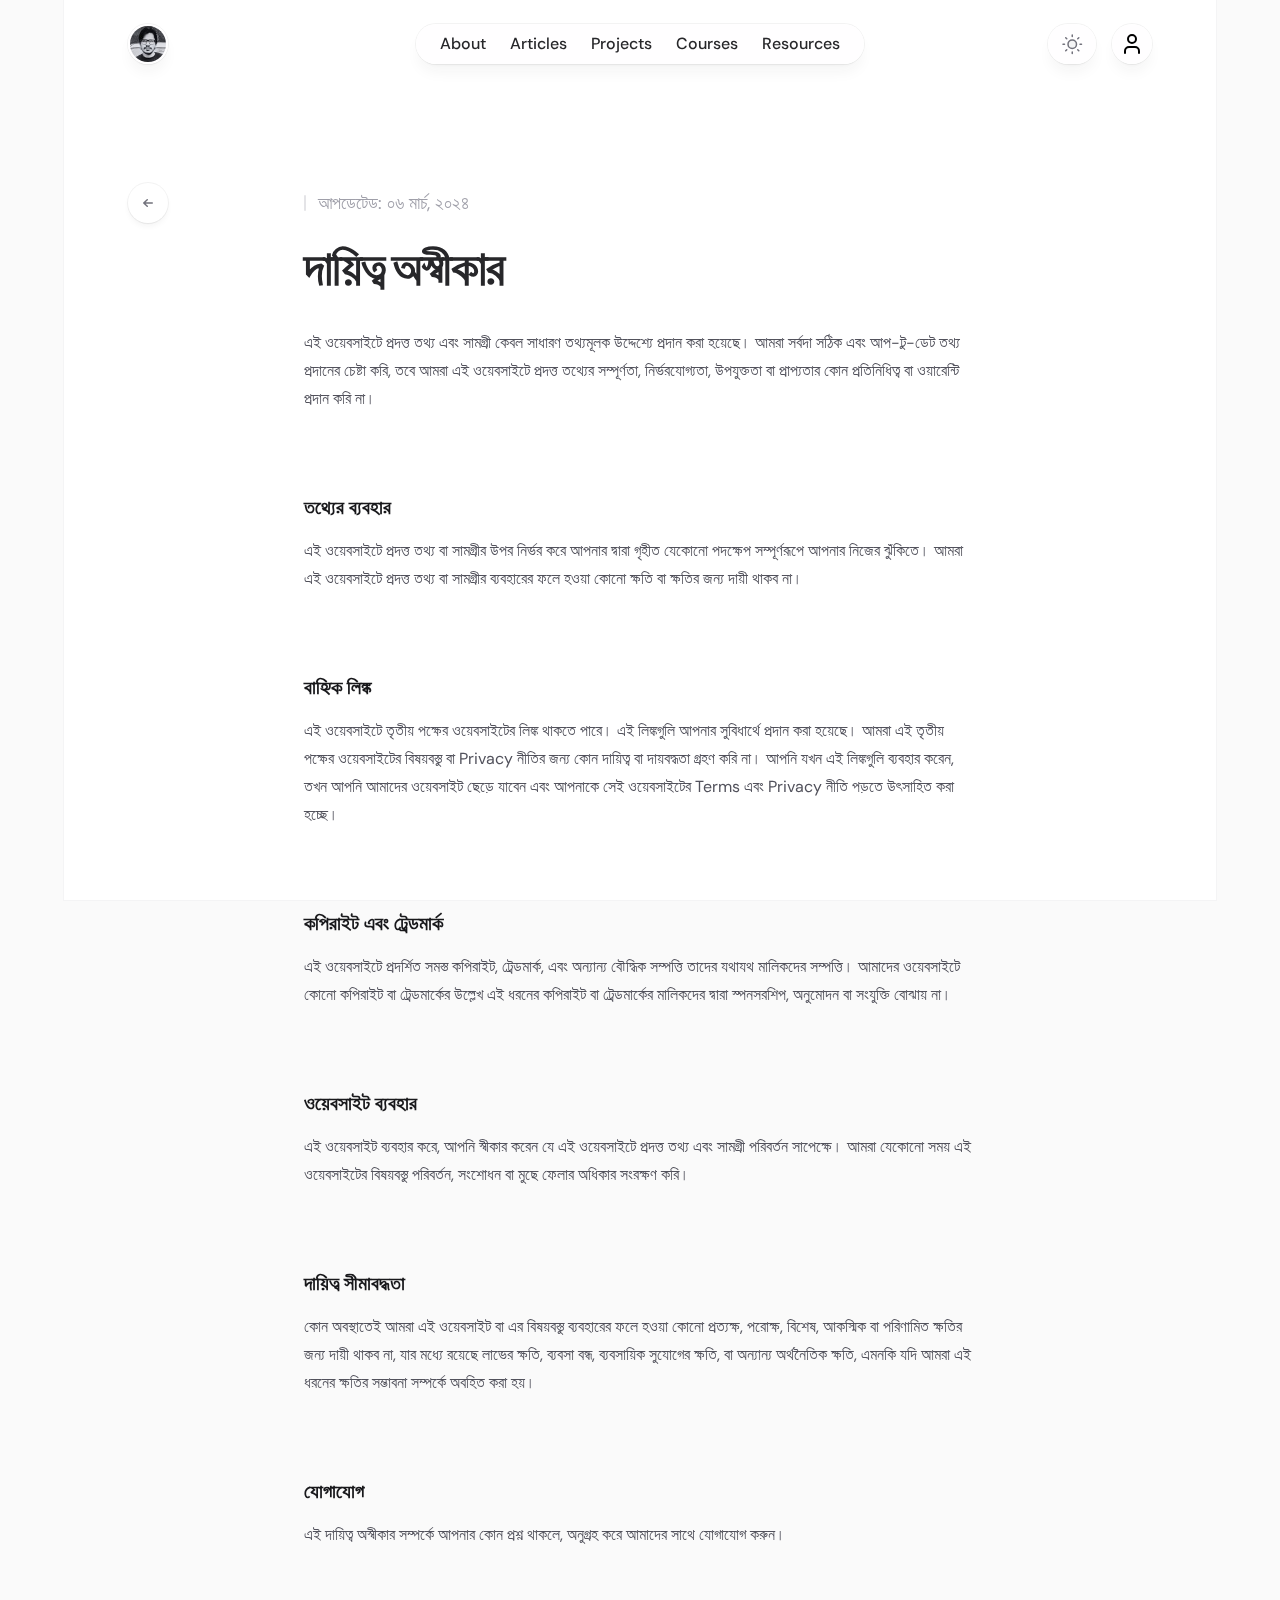
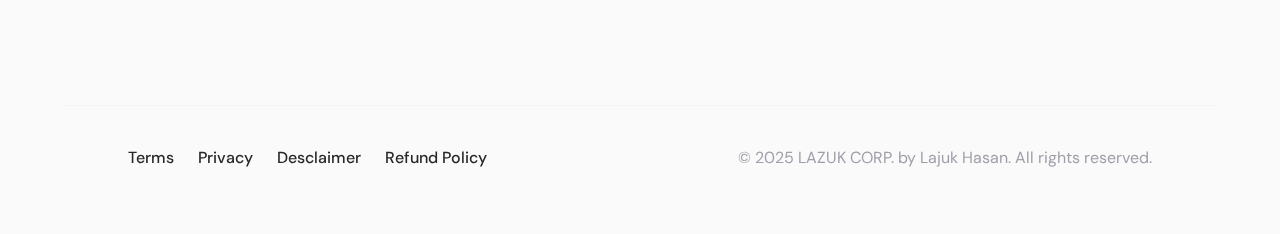
<file: disclaimer.html>
<!DOCTYPE html>
<html lang="en" class="h-full antialiased">
  <meta http-equiv="content-type" content="text/html;charset=utf-8" />
  <head>
    <meta charSet="utf-8" />
    <meta name="viewport" content="width=device-width, initial-scale=1" />
    <link rel="stylesheet" href="assets/css/tailwind.min.css" />
    <link rel="stylesheet" href="assets/css/style.css" />
    <title>দায়িত্ব অস্বীকার - লাজুক হাসান</title>
    <meta name="description" content="এই ওয়েবসাইটে প্রদত্ত তথ্য এবং সামগ্রী কেবল সাধারণ তথ্যমূলক উদ্দেশ্যে প্রদান করা হয়েছে। আমরা সর্বদা সঠিক এবং আপ-টু-ডেট তথ্য প্রদানের চেষ্টা করি।" />
    <link rel="icon" href="favicon.ico" type="image/x-icon"/>
  </head>
  <body class="flex h-full bg-zinc-50 dark:bg-black">
    <div class="flex w-full">
      <div class="fixed inset-0 flex justify-center sm:px-8">
        <div class="flex w-full max-w-7xl lg:px-8">
          <div class="w-full bg-white ring-1 ring-zinc-100 dark:bg-zinc-900 dark:ring-zinc-300/20"></div>
        </div>
      </div>
      <div class="relative flex w-full flex-col">
        <header class="pointer-events-none relative z-50 flex flex-none flex-col" style="height:var(--header-height);margin-bottom:var(--header-mb)">
          <div class="top-0 z-10 h-16 pt-6 header" style="position:var(--header-position)">
            <div class="sm:px-8 top-(--header-top,--spacing(6)) w-full" style="position:var(--header-inner-position)">
              <div class="mx-auto w-full max-w-7xl lg:px-8">
                <div class="relative px-4 sm:px-8 lg:px-12">
                  <div class="mx-auto max-w-2xl lg:max-w-5xl">
                    <div class="relative flex gap-4">
                      <div class="flex flex-1">
                        <div class="h-10 w-10 rounded-full bg-white/90 p-0.5 ring-1 shadow-lg shadow-zinc-800/5 ring-zinc-900/5 backdrop-blur-sm dark:bg-zinc-800/90 dark:ring-white/10">
                          <a class="pointer-events-auto" href="index.html">
                            <img alt="" class="rounded-full bg-zinc-100 object-cover dark:bg-zinc-800 h-9 w-9" src="assets/img/avatar.jpg" />
                          </a>
                        </div>
                      </div>
                      <div class="flex flex-1 justify-end md:justify-center">
                        <div class="pointer-events-auto" id="mobile-menu-toggle">
                          <button class="group flex items-center md:hidden rounded-full bg-white/90 px-4 py-2 text-sm font-medium text-zinc-800 ring-1 shadow-lg shadow-zinc-800/5 ring-zinc-900/5 backdrop-blur-sm dark:bg-zinc-800/90 dark:text-zinc-200 dark:ring-white/10 dark:hover:ring-white/20" type="button" aria-expanded="false">মেনু <svg viewBox="0 0 8 6" aria-hidden="true" class="ml-3 h-auto w-2 stroke-zinc-500 group-hover:stroke-zinc-700 dark:group-hover:stroke-zinc-400">
                              <path d="M1.75 1.75 4 4.25l2.25-2.5" fill="none" stroke-width="1.5" stroke-linecap="round" stroke-linejoin="round"></path>
                            </svg>
                          </button>
                        </div>

                        <div style="position:fixed;top:1px;left:1px;width:100%;height:100%;padding:0;margin:-1px;overflow:hidden;white-space:nowrap;border-width:0;display:none" class="overlay"></div>
                        
                        <nav class="pointer-events-auto hidden md:block">
                          <ul class="flex rounded-full bg-white/90 px-3 text-sm font-medium text-zinc-800 ring-1 shadow-lg shadow-zinc-800/5 ring-zinc-900/5 backdrop-blur-sm dark:bg-zinc-800/90 dark:text-zinc-200 dark:ring-white/10">
                            <li>
                              <a class="relative block px-3 py-2 transition hover:text-teal-500 dark:hover:text-teal-400" href="about.html">About</a>
                            </li>
                            <li>
                              <a class="relative block px-3 py-2 transition hover:text-teal-500 dark:hover:text-teal-400" href="articles.html">Articles</a>
                            </li>
                            <li>
                              <a class="relative block px-3 py-2 transition hover:text-teal-500 dark:hover:text-teal-400" href="projects.html">Projects</a>
                            </li>
                            <li>
                              <a class="relative block px-3 py-2 transition hover:text-teal-500 dark:hover:text-teal-400" href="courses.html">Courses</a>
                            </li>
                            <li>
                              <a class="relative block px-3 py-2 transition hover:text-teal-500 dark:hover:text-teal-400" href="resources.html">Resources</a>
                            </li>
                          </ul>
                        </nav>
                      </div>
                      <div class="flex justify-end md:flex-1 gap-4">
                        <div class="pointer-events-auto">
                          <button type="button" aria-label="Switch to light theme"  class="group rounded-full bg-white/90 px-3 py-2 ring-1 shadow-lg shadow-zinc-800/5 ring-zinc-900/5 backdrop-blur-sm transition dark:bg-zinc-800/90 dark:ring-white/10 dark:hover:ring-white/20">
                            <svg viewBox="0 0 24 24" stroke-width="1.5" stroke-linecap="round" stroke-linejoin="round" aria-hidden="true" class="h-6 w-6 fill-zinc-100 stroke-zinc-500 transition group-hover:fill-zinc-200 group-hover:stroke-zinc-700 dark:hidden [@media(prefers-color-scheme:dark)]:fill-teal-50 [@media(prefers-color-scheme:dark)]:stroke-teal-500 [@media(prefers-color-scheme:dark)]:group-hover:fill-teal-50 [@media(prefers-color-scheme:dark)]:group-hover:stroke-teal-600">
                              <path d="M8 12.25A4.25 4.25 0 0 1 12.25 8v0a4.25 4.25 0 0 1 4.25 4.25v0a4.25 4.25 0 0 1-4.25 4.25v0A4.25 4.25 0 0 1 8 12.25v0Z"></path>
                              <path d="M12.25 3v1.5M21.5 12.25H20M18.791 18.791l-1.06-1.06M18.791 5.709l-1.06 1.06M12.25 20v1.5M4.5 12.25H3M6.77 6.77 5.709 5.709M6.77 17.73l-1.061 1.061" fill="none"></path>
                            </svg>
                            <svg viewBox="0 0 24 24" aria-hidden="true" class="hidden h-6 w-6 fill-zinc-700 stroke-zinc-500 transition dark:block [@media_not_(prefers-color-scheme:dark)]:fill-teal-400/10 [@media_not_(prefers-color-scheme:dark)]:stroke-teal-500 [@media(prefers-color-scheme:dark)]:group-hover:stroke-zinc-400">
                              <path d="M17.25 16.22a6.937 6.937 0 0 1-9.47-9.47 7.451 7.451 0 1 0 9.47 9.47ZM12.75 7C17 7 17 2.75 17 2.75S17 7 21.25 7C17 7 17 11.25 17 11.25S17 7 12.75 7Z" stroke-width="1.5" stroke-linecap="round" stroke-linejoin="round"></path>
                            </svg>
                          </button>
                        </div>
                        <div class="pointer-events-auto">
                          <button type="button" aria-label="User account" class="group h-10 w-10 rounded-full bg-white/90 ring-1 shadow-lg shadow-zinc-800/5 ring-zinc-900/5 backdrop-blur-sm transition dark:bg-zinc-800/90 dark:ring-white/10 dark:hover:ring-white/20">
                            <a href="#" class="dark:text-zinc-200 user-login">
                              <svg class="mx-0" xmlns="http://www.w3.org/2000/svg" width="24" height="24" viewBox="0 0 24 24" fill="none" stroke="currentColor" stroke-width="2" stroke-linecap="round" stroke-linejoin="round" class="h-6 w-6 fill-zinc-100 stroke-zinc-500 transition group-hover:fill-zinc-200 group-hover:stroke-zinc-700 dark:fill-zinc-700 dark:stroke-zinc-400 dark:group-hover:stroke-zinc-300">
                                <path d="M19 21v-2a4 4 0 0 0-4-4H9a4 4 0 0 0-4 4v2"/>
                                <circle cx="12" cy="7" r="4"/>
                              </svg>
                            </a>
                          </button>
                        </div>
                      </div>
                    </div>
                  </div>
                </div>
              </div>
            </div>
          </div>
        </header>

        <!-- Mobile Menu -->
        <div style="display: none;" class="fixed inset-x-4 top-8 z-50 origin-top rounded-3xl bg-white p-8 ring-1 ring-zinc-900/5 duration-150 data-closed:scale-95  data-enter:ease-out data-leave:ease-in dark:bg-zinc-900 dark:ring-zinc-800" id="mobile-menu-content">
          <div class="flex flex-row-reverse items-center justify-between">
            <button id="mobile-menu-close" aria-label="Close menu" class="-m-1 p-1" type="button">
              <svg viewBox="0 0 24 24" aria-hidden="true" class="h-6 w-6 text-zinc-500 dark:text-zinc-400">
                <path d="m17.25 6.75-10.5 10.5M6.75 6.75l10.5 10.5" fill="none" stroke="currentColor" stroke-width="1.5" stroke-linecap="round" stroke-linejoin="round"></path>
              </svg>
            </button>
            <h2 class="text-sm font-medium text-zinc-600 dark:text-zinc-400">নেভিগেশন </h2>
          </div>
          <nav class="mt-6">
            <ul class="-my-2 divide-y divide-zinc-100 text-base text-zinc-800 dark:divide-zinc-100/5 dark:text-zinc-300">
              <li>
                <a class="block py-2" href="/about.html">About</a>
              </li>
              <li>
                <a class="block py-2" href="/articles.html">Articles</a>
              </li>
              <li>
                <a class="block py-2" href="/projects.html">Projects</a>
              </li>
              <li>
                <a class="block py-2" href="/courses.html">Courses</a>
              </li>
              <li>
                <a class="block py-2" href="/resources.html">টুলস</a>
              </li>
            </ul>
          </nav>
        </div>

        <main class="flex-auto">
          <div class="flex-none" style="height:61px"></div>
          <div class="sm:px-8 mt-16 lg:mt-32">
            <div class="mx-auto w-full max-w-7xl lg:px-8">
              <div class="relative px-4 sm:px-8 lg:px-12">
                <div class="mx-auto max-w-2xl lg:max-w-5xl">
                  <div class="xl:relative">
                    <div class="mx-auto max-w-2xl">
                      <a href="index.html" id="dynamicBackButton" class="group mb-8 flex h-10 w-10 items-center justify-center rounded-full bg-white ring-1 shadow-md shadow-zinc-800/5 ring-zinc-900/5 transition lg:absolute lg:-left-5 lg:-mt-2 lg:mb-0 xl:-top-1.5 xl:left-0 xl:mt-0 dark:border dark:border-zinc-700/50 dark:bg-zinc-800 dark:ring-0 dark:ring-white/10 dark:hover:border-zinc-700 dark:hover:ring-white/20">
                        <svg viewBox="0 0 16 16" fill="none" aria-hidden="true" class="h-4 w-4 stroke-zinc-500 transition group-hover:stroke-zinc-700 dark:stroke-zinc-500 dark:group-hover:stroke-zinc-400">
                          <path d="M7.25 11.25 3.75 8m0 0 3.5-3.25M3.75 8h8.5" stroke-width="1.5" stroke-linecap="round" stroke-linejoin="round"></path>
                        </svg>
                      </a>
                      <article>
                        <header class="flex flex-col">
                          <h1 class="mt-6 text-4xl font-bold tracking-tight text-zinc-800 sm:text-5xl dark:text-zinc-100">দায়িত্ব অস্বীকার</h1>
                          <time dateTime="2024-03-06" class="order-first flex items-center text-base text-zinc-400 dark:text-zinc-500">
                            <span class="h-4 w-0.5 rounded-full bg-zinc-200 dark:bg-zinc-500"></span>
                            <span class="ml-3">আপডেটেড: ০৬ মার্চ, ২০২৪</span>
                          </time>
                        </header>
                        <div class="mt-8 prose dark:prose-invert" data-mdx-content="true">
                          <p>এই ওয়েবসাইটে প্রদত্ত তথ্য এবং সামগ্রী কেবল সাধারণ তথ্যমূলক উদ্দেশ্যে প্রদান করা হয়েছে। আমরা সর্বদা সঠিক এবং আপ-টু-ডেট তথ্য প্রদানের চেষ্টা করি, তবে আমরা এই ওয়েবসাইটে প্রদত্ত তথ্যের সম্পূর্ণতা, নির্ভরযোগ্যতা, উপযুক্ততা বা প্রাপ্যতার কোন প্রতিনিধিত্ব বা ওয়ারেন্টি প্রদান করি না।</p>
                          
                          <h2>তথ্যের ব্যবহার</h2>
                          <p>এই ওয়েবসাইটে প্রদত্ত তথ্য বা সামগ্রীর উপর নির্ভর করে আপনার দ্বারা গৃহীত যেকোনো পদক্ষেপ সম্পূর্ণরূপে আপনার নিজের ঝুঁকিতে। আমরা এই ওয়েবসাইটে প্রদত্ত তথ্য বা সামগ্রীর ব্যবহারের ফলে হওয়া কোনো ক্ষতি বা ক্ষতির জন্য দায়ী থাকব না।</p>
                          
                          <h2>বাহ্যিক লিঙ্ক</h2>
                          <p>এই ওয়েবসাইটে তৃতীয় পক্ষের ওয়েবসাইটের লিঙ্ক থাকতে পারে। এই লিঙ্কগুলি আপনার সুবিধার্থে প্রদান করা হয়েছে। আমরা এই তৃতীয় পক্ষের ওয়েবসাইটের বিষয়বস্তু বা Privacy নীতির জন্য কোন দায়িত্ব বা দায়বদ্ধতা গ্রহণ করি না। আপনি যখন এই লিঙ্কগুলি ব্যবহার করেন, তখন আপনি আমাদের ওয়েবসাইট ছেড়ে যাবেন এবং আপনাকে সেই ওয়েবসাইটের Terms এবং Privacy নীতি পড়তে উৎসাহিত করা হচ্ছে।</p>
                          
                          <h2>কপিরাইট এবং ট্রেডমার্ক</h2>
                          <p>এই ওয়েবসাইটে প্রদর্শিত সমস্ত কপিরাইট, ট্রেডমার্ক, এবং অন্যান্য বৌদ্ধিক সম্পত্তি তাদের যথাযথ মালিকদের সম্পত্তি। আমাদের ওয়েবসাইটে কোনো কপিরাইট বা ট্রেডমার্কের উল্লেখ এই ধরনের কপিরাইট বা ট্রেডমার্কের মালিকদের দ্বারা স্পনসরশিপ, অনুমোদন বা সংযুক্তি বোঝায় না।</p>
                          
                          <h2>ওয়েবসাইট ব্যবহার</h2>
                          <p>এই ওয়েবসাইট ব্যবহার করে, আপনি স্বীকার করেন যে এই ওয়েবসাইটে প্রদত্ত তথ্য এবং সামগ্রী পরিবর্তন সাপেক্ষে। আমরা যেকোনো সময় এই ওয়েবসাইটের বিষয়বস্তু পরিবর্তন, সংশোধন বা মুছে ফেলার অধিকার সংরক্ষণ করি।</p>
                          
                          <h2>দায়িত্ব সীমাবদ্ধতা</h2>
                          <p>কোন অবস্থাতেই আমরা এই ওয়েবসাইট বা এর বিষয়বস্তু ব্যবহারের ফলে হওয়া কোনো প্রত্যক্ষ, পরোক্ষ, বিশেষ, আকস্মিক বা পরিণামিত ক্ষতির জন্য দায়ী থাকব না, যার মধ্যে রয়েছে লাভের ক্ষতি, ব্যবসা বন্ধ, ব্যবসায়িক সুযোগের ক্ষতি, বা অন্যান্য অর্থনৈতিক ক্ষতি, এমনকি যদি আমরা এই ধরনের ক্ষতির সম্ভাবনা সম্পর্কে অবহিত করা হয়।</p>
                          
                          <h2>যোগাযোগ</h2>
                          <p>এই দায়িত্ব অস্বীকার সম্পর্কে আপনার কোন প্রশ্ন থাকলে, অনুগ্রহ করে আমাদের সাথে যোগাযোগ করুন।</p>
                        </div>
                      </article>
                    </div>
                  </div>
                </div>
              </div>
            </div>
          </div>
        </main>

        <footer class="mt-32 flex-none">
          <div class="sm:px-8">
            <div class="mx-auto w-full max-w-7xl lg:px-8">
              <div class="border-t border-zinc-100 pt-10 pb-16 dark:border-zinc-700/40">
                <div class="relative px-4 sm:px-8 lg:px-12">
                  <div class="mx-auto max-w-2xl lg:max-w-5xl">
                    <div class="flex flex-col items-center justify-between gap-6 sm:flex-row">
                      <div class="flex flex-wrap justify-center gap-x-6 gap-y-1 text-sm font-medium text-zinc-800 dark:text-zinc-200">
                        <a class="transition hover:text-teal-500 dark:hover:text-teal-400" href="terms.html">Terms</a>
                        <a class="transition hover:text-teal-500 dark:hover:text-teal-400" href="privacy.html">Privacy</a>
                        <a class="transition hover:text-teal-500 dark:hover:text-teal-400" href="disclaimer.html">Desclaimer</a>
                        <a class="transition hover:text-teal-500 dark:hover:text-teal-400" href="refund.html">Refund Policy</a>
                      </div>
                      <p class="text-sm text-zinc-400 dark:text-zinc-500">
                        &copy; 2025 <a href="https://lazukcorp.com/" target="_blank" class="transition hover:text-teal-500 dark:hover:text-teal-400">LAZUK CORP.</a> by Lajuk Hasan. All rights reserved.
                      </p>
                    </div>
                  </div>
                </div>
              </div>
            </div>
          </div>
        </footer>
      </div>
    </div>

    <!-- Highlight.js Script -->
    <script src="assets/js/highlight.min.js"></script>

    <!-- Main JS -->
    <script src="assets/js/main.js"></script>
 
  </body>
</html>
</file>
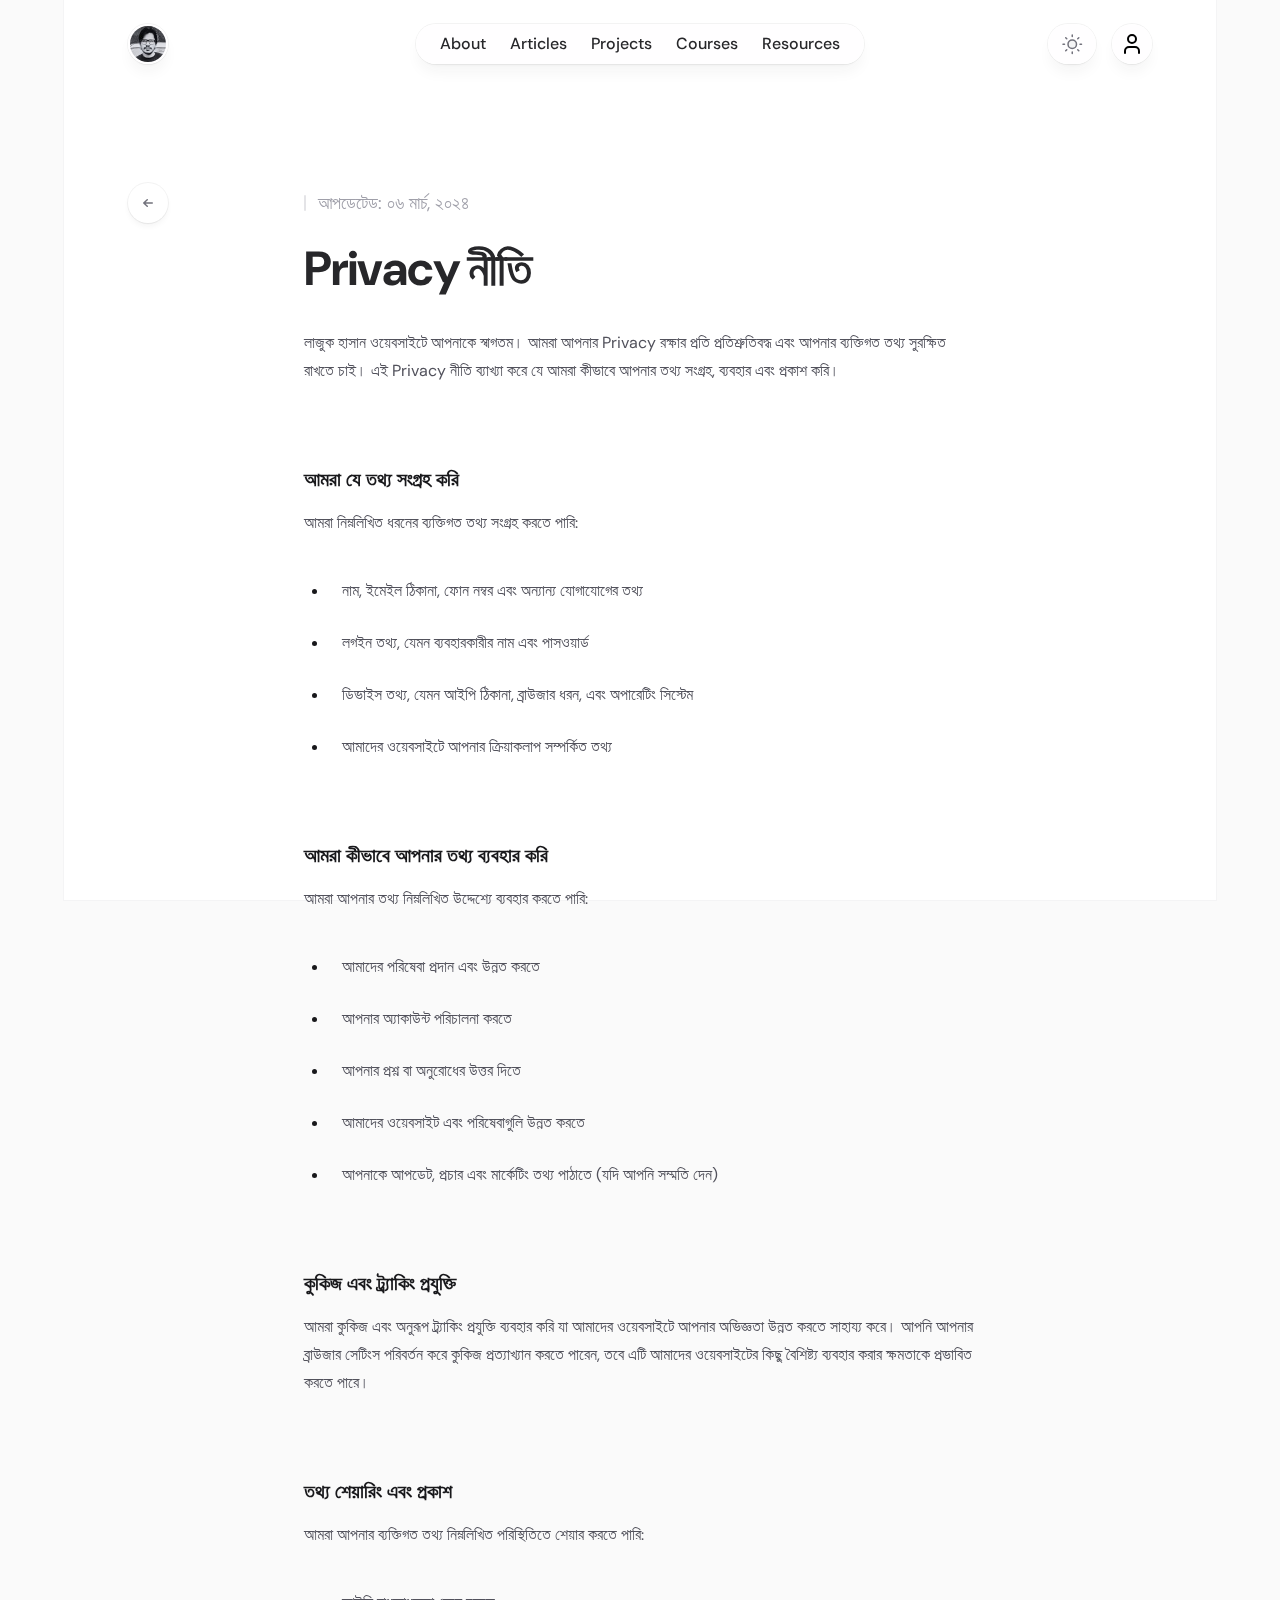
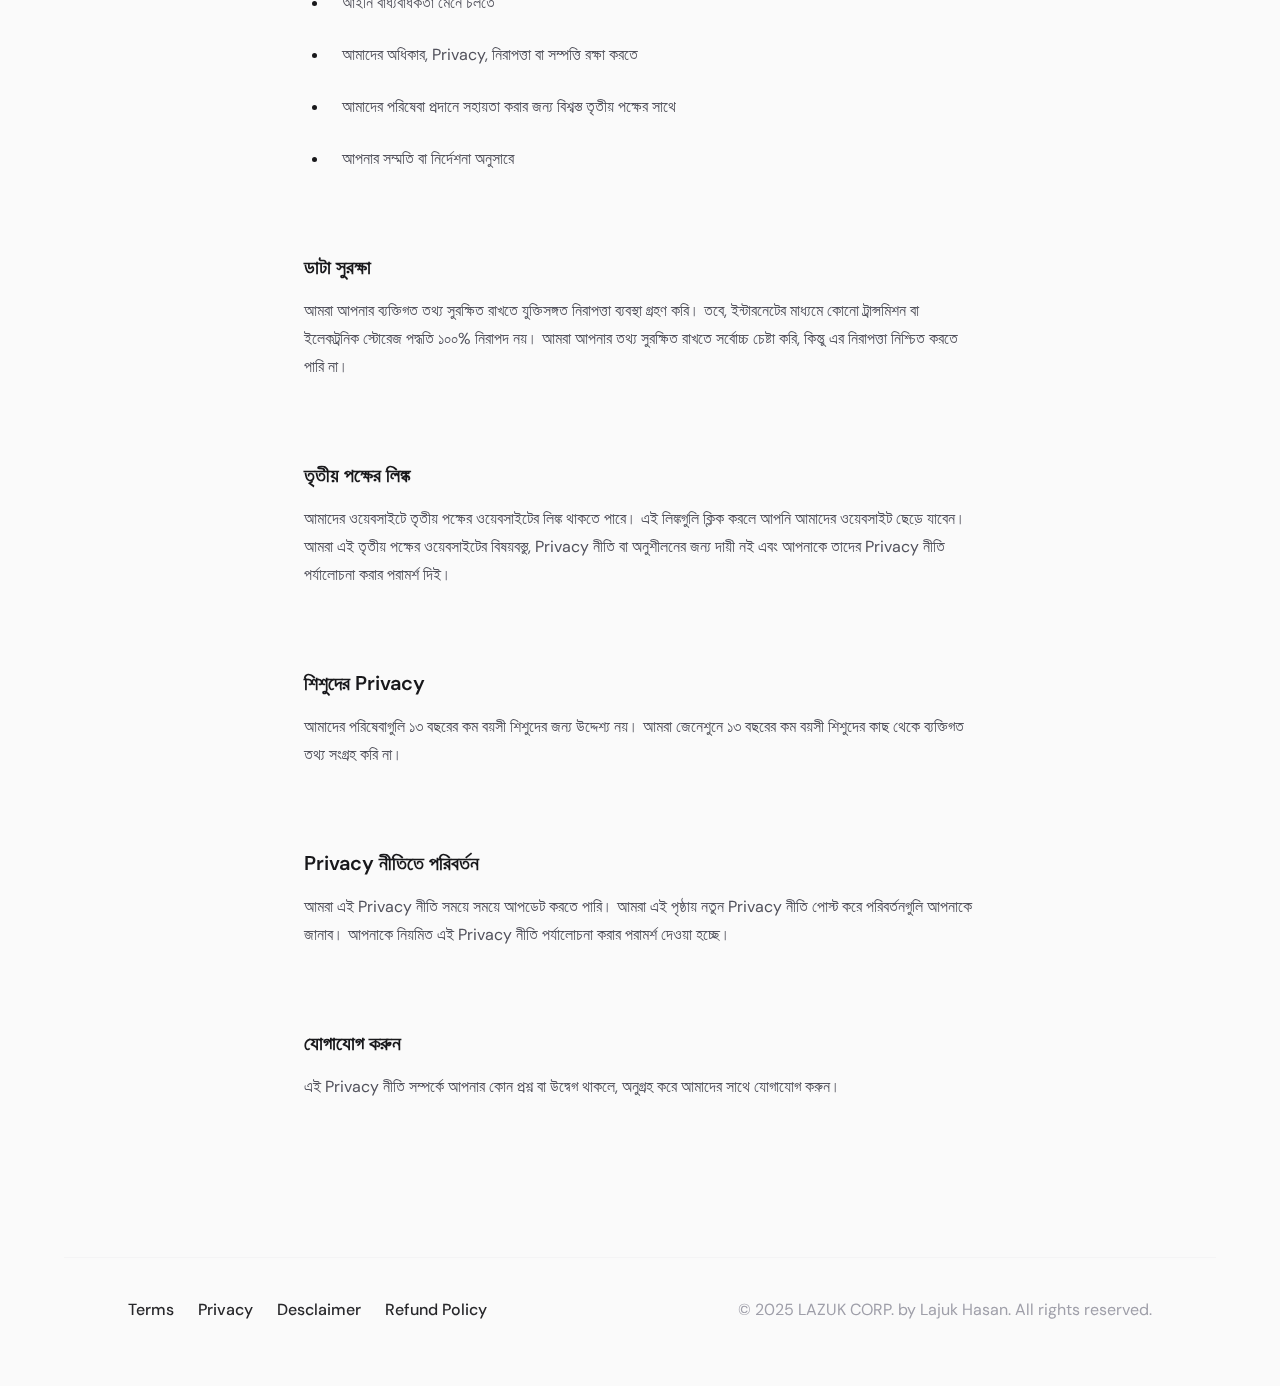
<file: privacy.html>
<!DOCTYPE html>
<html lang="en" class="h-full antialiased">
  <meta http-equiv="content-type" content="text/html;charset=utf-8" />
  <head>
    <meta charSet="utf-8" />
    <meta name="viewport" content="width=device-width, initial-scale=1" />
    <link rel="stylesheet" href="assets/css/tailwind.min.css" />
    <link rel="stylesheet" href="assets/css/style.css" />
    <title>Privacy নীতি - লাজুক হাসান</title>
    <meta name="description" content="লাজুক হাসান ওয়েবসাইটে আপনাকে স্বাগতম। আমরা আপনার Privacy রক্ষার প্রতি প্রতিশ্রুতিবদ্ধ এবং আপনার ব্যক্তিগত তথ্য সুরক্ষিত রাখতে চাই। এই Privacy নীতি ব্যাখ্যা করে" />
    <link rel="icon" href="favicon.ico" type="image/x-icon"/>
  </head>
  <body class="flex h-full bg-zinc-50 dark:bg-black">
    <div class="flex w-full">
      <div class="fixed inset-0 flex justify-center sm:px-8">
        <div class="flex w-full max-w-7xl lg:px-8">
          <div class="w-full bg-white ring-1 ring-zinc-100 dark:bg-zinc-900 dark:ring-zinc-300/20"></div>
        </div>
      </div>
      <div class="relative flex w-full flex-col">
        <header class="pointer-events-none relative z-50 flex flex-none flex-col" style="height:var(--header-height);margin-bottom:var(--header-mb)">
          <div class="top-0 z-10 h-16 pt-6 header" style="position:var(--header-position)">
            <div class="sm:px-8 top-(--header-top,--spacing(6)) w-full" style="position:var(--header-inner-position)">
              <div class="mx-auto w-full max-w-7xl lg:px-8">
                <div class="relative px-4 sm:px-8 lg:px-12">
                  <div class="mx-auto max-w-2xl lg:max-w-5xl">
                    <div class="relative flex gap-4">
                      <div class="flex flex-1">
                        <div class="h-10 w-10 rounded-full bg-white/90 p-0.5 ring-1 shadow-lg shadow-zinc-800/5 ring-zinc-900/5 backdrop-blur-sm dark:bg-zinc-800/90 dark:ring-white/10">
                          <a class="pointer-events-auto" href="index.html">
                            <img alt="" class="rounded-full bg-zinc-100 object-cover dark:bg-zinc-800 h-9 w-9" src="assets/img/avatar.jpg" />
                          </a>
                        </div>
                      </div>
                      <div class="flex flex-1 justify-end md:justify-center">
                        <div class="pointer-events-auto" id="mobile-menu-toggle">
                          <button class="group flex items-center md:hidden rounded-full bg-white/90 px-4 py-2 text-sm font-medium text-zinc-800 ring-1 shadow-lg shadow-zinc-800/5 ring-zinc-900/5 backdrop-blur-sm dark:bg-zinc-800/90 dark:text-zinc-200 dark:ring-white/10 dark:hover:ring-white/20" type="button" aria-expanded="false">মেনু <svg viewBox="0 0 8 6" aria-hidden="true" class="ml-3 h-auto w-2 stroke-zinc-500 group-hover:stroke-zinc-700 dark:group-hover:stroke-zinc-400">
                              <path d="M1.75 1.75 4 4.25l2.25-2.5" fill="none" stroke-width="1.5" stroke-linecap="round" stroke-linejoin="round"></path>
                            </svg>
                          </button>
                        </div>

                        <div style="position:fixed;top:1px;left:1px;width:100%;height:100%;padding:0;margin:-1px;overflow:hidden;white-space:nowrap;border-width:0;display:none" class="overlay"></div>
                        
                        <nav class="pointer-events-auto hidden md:block">
                          <ul class="flex rounded-full bg-white/90 px-3 text-sm font-medium text-zinc-800 ring-1 shadow-lg shadow-zinc-800/5 ring-zinc-900/5 backdrop-blur-sm dark:bg-zinc-800/90 dark:text-zinc-200 dark:ring-white/10">
                            <li>
                              <a class="relative block px-3 py-2 transition hover:text-teal-500 dark:hover:text-teal-400" href="about.html">About</a>
                            </li>
                            <li>
                              <a class="relative block px-3 py-2 transition hover:text-teal-500 dark:hover:text-teal-400" href="articles.html">Articles</a>
                            </li>
                            <li>
                              <a class="relative block px-3 py-2 transition hover:text-teal-500 dark:hover:text-teal-400" href="projects.html">Projects</a>
                            </li>
                            <li>
                              <a class="relative block px-3 py-2 transition hover:text-teal-500 dark:hover:text-teal-400" href="courses.html">Courses</a>
                            </li>
                            <li>
                              <a class="relative block px-3 py-2 transition hover:text-teal-500 dark:hover:text-teal-400" href="resources.html">Resources</a>
                            </li>
                          </ul>
                        </nav>
                      </div>
                      <div class="flex justify-end md:flex-1 gap-4">
                        <div class="pointer-events-auto">
                          <button type="button" aria-label="Switch to light theme"  class="group rounded-full bg-white/90 px-3 py-2 ring-1 shadow-lg shadow-zinc-800/5 ring-zinc-900/5 backdrop-blur-sm transition dark:bg-zinc-800/90 dark:ring-white/10 dark:hover:ring-white/20">
                            <svg viewBox="0 0 24 24" stroke-width="1.5" stroke-linecap="round" stroke-linejoin="round" aria-hidden="true" class="h-6 w-6 fill-zinc-100 stroke-zinc-500 transition group-hover:fill-zinc-200 group-hover:stroke-zinc-700 dark:hidden [@media(prefers-color-scheme:dark)]:fill-teal-50 [@media(prefers-color-scheme:dark)]:stroke-teal-500 [@media(prefers-color-scheme:dark)]:group-hover:fill-teal-50 [@media(prefers-color-scheme:dark)]:group-hover:stroke-teal-600">
                              <path d="M8 12.25A4.25 4.25 0 0 1 12.25 8v0a4.25 4.25 0 0 1 4.25 4.25v0a4.25 4.25 0 0 1-4.25 4.25v0A4.25 4.25 0 0 1 8 12.25v0Z"></path>
                              <path d="M12.25 3v1.5M21.5 12.25H20M18.791 18.791l-1.06-1.06M18.791 5.709l-1.06 1.06M12.25 20v1.5M4.5 12.25H3M6.77 6.77 5.709 5.709M6.77 17.73l-1.061 1.061" fill="none"></path>
                            </svg>
                            <svg viewBox="0 0 24 24" aria-hidden="true" class="hidden h-6 w-6 fill-zinc-700 stroke-zinc-500 transition dark:block [@media_not_(prefers-color-scheme:dark)]:fill-teal-400/10 [@media_not_(prefers-color-scheme:dark)]:stroke-teal-500 [@media(prefers-color-scheme:dark)]:group-hover:stroke-zinc-400">
                              <path d="M17.25 16.22a6.937 6.937 0 0 1-9.47-9.47 7.451 7.451 0 1 0 9.47 9.47ZM12.75 7C17 7 17 2.75 17 2.75S17 7 21.25 7C17 7 17 11.25 17 11.25S17 7 12.75 7Z" stroke-width="1.5" stroke-linecap="round" stroke-linejoin="round"></path>
                            </svg>
                          </button>
                        </div>
                        <div class="pointer-events-auto">
                          <button type="button" aria-label="User account" class="group h-10 w-10 rounded-full bg-white/90 ring-1 shadow-lg shadow-zinc-800/5 ring-zinc-900/5 backdrop-blur-sm transition dark:bg-zinc-800/90 dark:ring-white/10 dark:hover:ring-white/20">
                            <a href="#" class="dark:text-zinc-200 user-login">
                              <svg class="mx-0" xmlns="http://www.w3.org/2000/svg" width="24" height="24" viewBox="0 0 24 24" fill="none" stroke="currentColor" stroke-width="2" stroke-linecap="round" stroke-linejoin="round" class="h-6 w-6 fill-zinc-100 stroke-zinc-500 transition group-hover:fill-zinc-200 group-hover:stroke-zinc-700 dark:fill-zinc-700 dark:stroke-zinc-400 dark:group-hover:stroke-zinc-300">
                                <path d="M19 21v-2a4 4 0 0 0-4-4H9a4 4 0 0 0-4 4v2"/>
                                <circle cx="12" cy="7" r="4"/>
                              </svg>
                            </a>
                          </button>
                        </div>
                      </div>
                    </div>
                  </div>
                </div>
              </div>
            </div>
          </div>
        </header>

        <!-- Mobile Menu -->
        <div style="display: none;" class="fixed inset-x-4 top-8 z-50 origin-top rounded-3xl bg-white p-8 ring-1 ring-zinc-900/5 duration-150 data-closed:scale-95  data-enter:ease-out data-leave:ease-in dark:bg-zinc-900 dark:ring-zinc-800" id="mobile-menu-content">
          <div class="flex flex-row-reverse items-center justify-between">
            <button id="mobile-menu-close" aria-label="Close menu" class="-m-1 p-1" type="button">
              <svg viewBox="0 0 24 24" aria-hidden="true" class="h-6 w-6 text-zinc-500 dark:text-zinc-400">
                <path d="m17.25 6.75-10.5 10.5M6.75 6.75l10.5 10.5" fill="none" stroke="currentColor" stroke-width="1.5" stroke-linecap="round" stroke-linejoin="round"></path>
              </svg>
            </button>
            <h2 class="text-sm font-medium text-zinc-600 dark:text-zinc-400">নেভিগেশন </h2>
          </div>
          <nav class="mt-6">
            <ul class="-my-2 divide-y divide-zinc-100 text-base text-zinc-800 dark:divide-zinc-100/5 dark:text-zinc-300">
              <li>
                <a class="block py-2" href="/about.html">About</a>
              </li>
              <li>
                <a class="block py-2" href="/articles.html">Articles</a>
              </li>
              <li>
                <a class="block py-2" href="/projects.html">Projects</a>
              </li>
              <li>
                <a class="block py-2" href="/courses.html">Courses</a>
              </li>
              <li>
                <a class="block py-2" href="/resources.html">টুলস</a>
              </li>
            </ul>
          </nav>
        </div>

        <main class="flex-auto">
          <div class="flex-none" style="height:61px"></div>
          <div class="sm:px-8 mt-16 lg:mt-32">
            <div class="mx-auto w-full max-w-7xl lg:px-8">
              <div class="relative px-4 sm:px-8 lg:px-12">
                <div class="mx-auto max-w-2xl lg:max-w-5xl">
                  <div class="xl:relative">
                    <div class="mx-auto max-w-2xl">
                      <a href="index.html" id="dynamicBackButton" class="group mb-8 flex h-10 w-10 items-center justify-center rounded-full bg-white ring-1 shadow-md shadow-zinc-800/5 ring-zinc-900/5 transition lg:absolute lg:-left-5 lg:-mt-2 lg:mb-0 xl:-top-1.5 xl:left-0 xl:mt-0 dark:border dark:border-zinc-700/50 dark:bg-zinc-800 dark:ring-0 dark:ring-white/10 dark:hover:border-zinc-700 dark:hover:ring-white/20">
                        <svg viewBox="0 0 16 16" fill="none" aria-hidden="true" class="h-4 w-4 stroke-zinc-500 transition group-hover:stroke-zinc-700 dark:stroke-zinc-500 dark:group-hover:stroke-zinc-400">
                          <path d="M7.25 11.25 3.75 8m0 0 3.5-3.25M3.75 8h8.5" stroke-width="1.5" stroke-linecap="round" stroke-linejoin="round"></path>
                        </svg>
                      </a>
                      <article>
                        <header class="flex flex-col">
                          <h1 class="mt-6 text-4xl font-bold tracking-tight text-zinc-800 sm:text-5xl dark:text-zinc-100">Privacy নীতি</h1>
                          <time dateTime="2024-03-06" class="order-first flex items-center text-base text-zinc-400 dark:text-zinc-500">
                            <span class="h-4 w-0.5 rounded-full bg-zinc-200 dark:bg-zinc-500"></span>
                            <span class="ml-3">আপডেটেড: ০৬ মার্চ, ২০২৪</span>
                          </time>
                        </header>
                        <div class="mt-8 prose dark:prose-invert" data-mdx-content="true">
                          <p>লাজুক হাসান ওয়েবসাইটে আপনাকে স্বাগতম। আমরা আপনার Privacy রক্ষার প্রতি প্রতিশ্রুতিবদ্ধ এবং আপনার ব্যক্তিগত তথ্য সুরক্ষিত রাখতে চাই। এই Privacy নীতি ব্যাখ্যা করে যে আমরা কীভাবে আপনার তথ্য সংগ্রহ, ব্যবহার এবং প্রকাশ করি।</p>
                          
                          <h2>আমরা যে তথ্য সংগ্রহ করি</h2>
                          <p>আমরা নিম্নলিখিত ধরনের ব্যক্তিগত তথ্য সংগ্রহ করতে পারি:</p>
                          <ul>
                            <li>নাম, ইমেইল ঠিকানা, ফোন নম্বর এবং অন্যান্য যোগাযোগের তথ্য</li>
                            <li>লগইন তথ্য, যেমন ব্যবহারকারীর নাম এবং পাসওয়ার্ড</li>
                            <li>ডিভাইস তথ্য, যেমন আইপি ঠিকানা, ব্রাউজার ধরন, এবং অপারেটিং সিস্টেম</li>
                            <li>আমাদের ওয়েবসাইটে আপনার ক্রিয়াকলাপ সম্পর্কিত তথ্য</li>
                          </ul>
                          
                          <h2>আমরা কীভাবে আপনার তথ্য ব্যবহার করি</h2>
                          <p>আমরা আপনার তথ্য নিম্নলিখিত উদ্দেশ্যে ব্যবহার করতে পারি:</p>
                          <ul>
                            <li>আমাদের পরিষেবা প্রদান এবং উন্নত করতে</li>
                            <li>আপনার অ্যাকাউন্ট পরিচালনা করতে</li>
                            <li>আপনার প্রশ্ন বা অনুরোধের উত্তর দিতে</li>
                            <li>আমাদের ওয়েবসাইট এবং পরিষেবাগুলি উন্নত করতে</li>
                            <li>আপনাকে আপডেট, প্রচার এবং মার্কেটিং তথ্য পাঠাতে (যদি আপনি সম্মতি দেন)</li>
                          </ul>
                          
                          <h2>কুকিজ এবং ট্র্যাকিং প্রযুক্তি</h2>
                          <p>আমরা কুকিজ এবং অনুরূপ ট্র্যাকিং প্রযুক্তি ব্যবহার করি যা আমাদের ওয়েবসাইটে আপনার অভিজ্ঞতা উন্নত করতে সাহায্য করে। আপনি আপনার ব্রাউজার সেটিংস পরিবর্তন করে কুকিজ প্রত্যাখ্যান করতে পারেন, তবে এটি আমাদের ওয়েবসাইটের কিছু বৈশিষ্ট্য ব্যবহার করার ক্ষমতাকে প্রভাবিত করতে পারে।</p>
                          
                          <h2>তথ্য শেয়ারিং এবং প্রকাশ</h2>
                          <p>আমরা আপনার ব্যক্তিগত তথ্য নিম্নলিখিত পরিস্থিতিতে শেয়ার করতে পারি:</p>
                          <ul>
                            <li>আইনি বাধ্যবাধকতা মেনে চলতে</li>
                            <li>আমাদের অধিকার, Privacy, নিরাপত্তা বা সম্পত্তি রক্ষা করতে</li>
                            <li>আমাদের পরিষেবা প্রদানে সহায়তা করার জন্য বিশ্বস্ত তৃতীয় পক্ষের সাথে</li>
                            <li>আপনার সম্মতি বা নির্দেশনা অনুসারে</li>
                          </ul>
                          
                          <h2>ডাটা সুরক্ষা</h2>
                          <p>আমরা আপনার ব্যক্তিগত তথ্য সুরক্ষিত রাখতে যুক্তিসঙ্গত নিরাপত্তা ব্যবস্থা গ্রহণ করি। তবে, ইন্টারনেটের মাধ্যমে কোনো ট্রান্সমিশন বা ইলেকট্রনিক স্টোরেজ পদ্ধতি ১০০% নিরাপদ নয়। আমরা আপনার তথ্য সুরক্ষিত রাখতে সর্বোচ্চ চেষ্টা করি, কিন্তু এর নিরাপত্তা নিশ্চিত করতে পারি না।</p>
                          
                          <h2>তৃতীয় পক্ষের লিঙ্ক</h2>
                          <p>আমাদের ওয়েবসাইটে তৃতীয় পক্ষের ওয়েবসাইটের লিঙ্ক থাকতে পারে। এই লিঙ্কগুলি ক্লিক করলে আপনি আমাদের ওয়েবসাইট ছেড়ে যাবেন। আমরা এই তৃতীয় পক্ষের ওয়েবসাইটের বিষয়বস্তু, Privacy নীতি বা অনুশীলনের জন্য দায়ী নই এবং আপনাকে তাদের Privacy নীতি পর্যালোচনা করার পরামর্শ দিই।</p>
                          
                          <h2>শিশুদের Privacy</h2>
                          <p>আমাদের পরিষেবাগুলি ১৩ বছরের কম বয়সী শিশুদের জন্য উদ্দেশ্য নয়। আমরা জেনেশুনে ১৩ বছরের কম বয়সী শিশুদের কাছ থেকে ব্যক্তিগত তথ্য সংগ্রহ করি না।</p>
                          
                          <h2>Privacy নীতিতে পরিবর্তন</h2>
                          <p>আমরা এই Privacy নীতি সময়ে সময়ে আপডেট করতে পারি। আমরা এই পৃষ্ঠায় নতুন Privacy নীতি পোস্ট করে পরিবর্তনগুলি আপনাকে জানাব। আপনাকে নিয়মিত এই Privacy নীতি পর্যালোচনা করার পরামর্শ দেওয়া হচ্ছে।</p>
                          
                          <h2>যোগাযোগ করুন</h2>
                          <p>এই Privacy নীতি সম্পর্কে আপনার কোন প্রশ্ন বা উদ্বেগ থাকলে, অনুগ্রহ করে আমাদের সাথে যোগাযোগ করুন।</p>
                        </div>
                      </article>
                    </div>
                  </div>
                </div>
              </div>
            </div>
          </div>
        </main>

        <footer class="mt-32 flex-none">
          <div class="sm:px-8">
            <div class="mx-auto w-full max-w-7xl lg:px-8">
              <div class="border-t border-zinc-100 pt-10 pb-16 dark:border-zinc-700/40">
                <div class="relative px-4 sm:px-8 lg:px-12">
                  <div class="mx-auto max-w-2xl lg:max-w-5xl">
                    <div class="flex flex-col items-center justify-between gap-6 sm:flex-row">
                      <div class="flex flex-wrap justify-center gap-x-6 gap-y-1 text-sm font-medium text-zinc-800 dark:text-zinc-200">
                        <a class="transition hover:text-teal-500 dark:hover:text-teal-400" href="terms.html">Terms</a>
                        <a class="transition hover:text-teal-500 dark:hover:text-teal-400" href="privacy.html">Privacy</a>
                        <a class="transition hover:text-teal-500 dark:hover:text-teal-400" href="disclaimer.html">Desclaimer</a>
                        <a class="transition hover:text-teal-500 dark:hover:text-teal-400" href="refund.html">Refund Policy</a>
                      </div>
                      <p class="text-sm text-zinc-400 dark:text-zinc-500">
                        &copy; 2025 <a href="https://lazukcorp.com/" target="_blank" class="transition hover:text-teal-500 dark:hover:text-teal-400">LAZUK CORP.</a> by Lajuk Hasan. All rights reserved.
                      </p>
                    </div>
                  </div>
                </div>
              </div>
            </div>
          </div>
        </footer>
      </div>
    </div>

    <!-- Highlight.js Script -->
    <script src="assets/js/highlight.min.js"></script>

    <!-- Main JS -->
    <script src="assets/js/main.js"></script>
 
  </body>
</html>
</file>
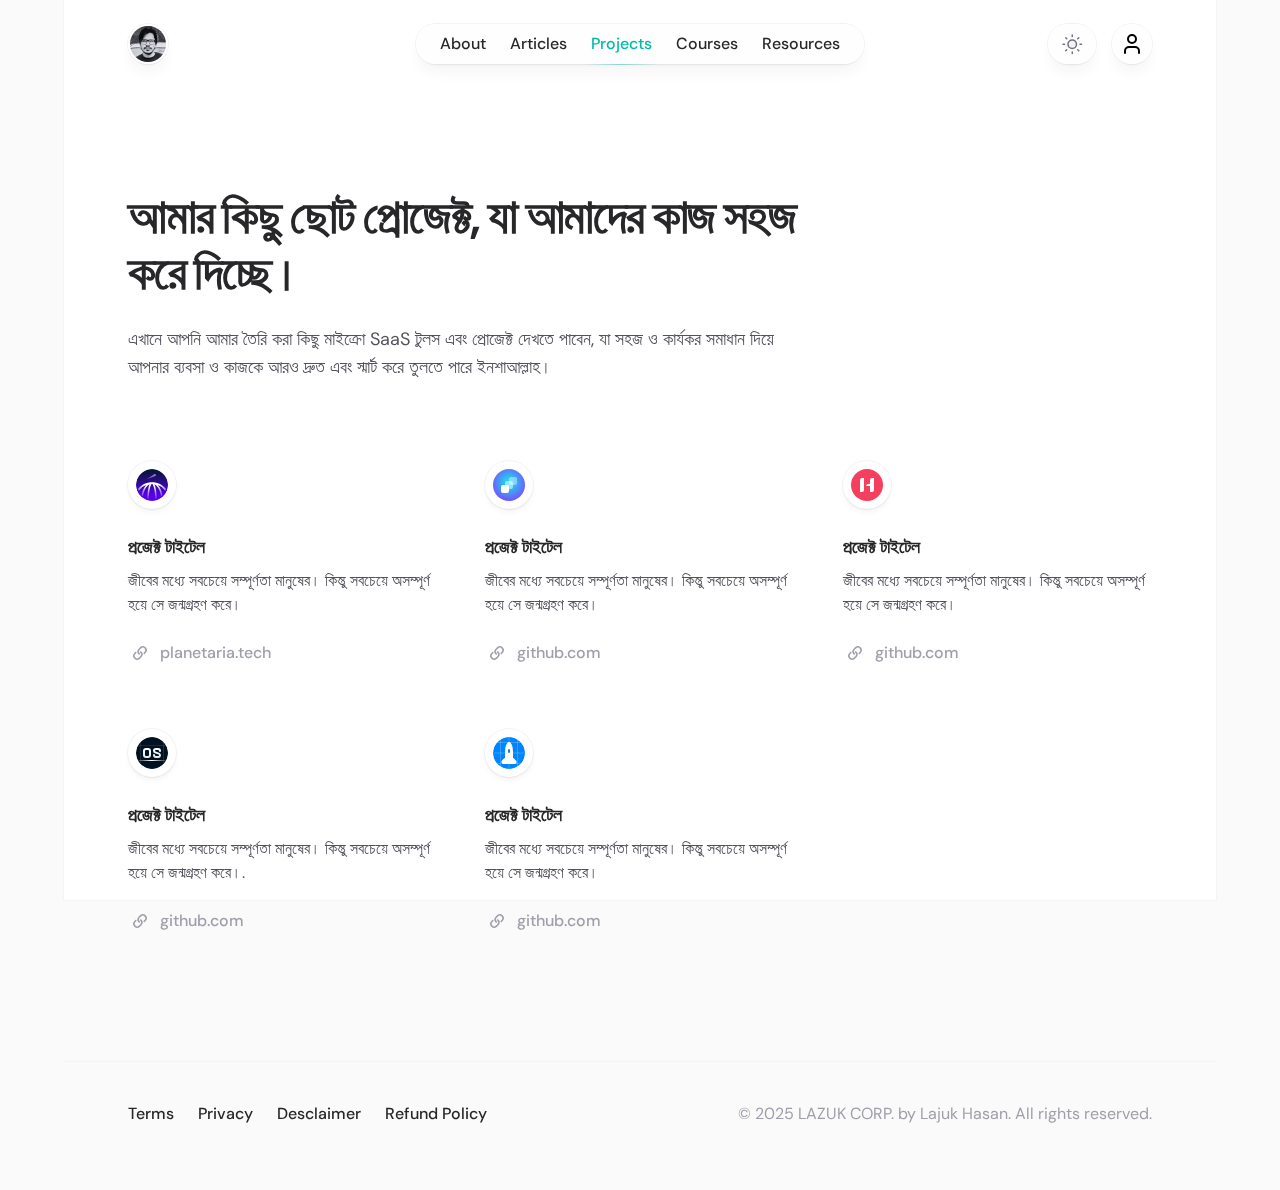
<file: projects.html>
<!DOCTYPE html>
<html lang="en" class="h-full antialiased">
  <meta http-equiv="content-type" content="text/html;charset=utf-8" />
  <head>
    <meta charSet="utf-8" />
    <meta name="viewport" content="width=device-width, initial-scale=1" />
    <link rel="stylesheet" href="assets/css/tailwind.min.css" />
    <link rel="stylesheet" href="assets/css/style.css" />
    <title>Articles - লাজুক হাসান</title>
    <meta name="description" content="আমার কিছু ছোট প্রোজেক্ট, যা আমাদের কাজ সহজ করে দিচ্ছে। এখানে আপনি আমার তৈরি করা কিছু মাইক্রো SaaS টুলস এবং প্রোজেক্ট দেখতে পাবেন, যা সহজ ও কার্যকর সমাধান দিয়ে" />
    <link rel="icon" href="favicon.ico" type="image/x-icon"/>
  </head>
  <body class="flex h-full bg-zinc-50 dark:bg-black">
    <div class="flex w-full">
      <div class="fixed inset-0 flex justify-center sm:px-8">
        <div class="flex w-full max-w-7xl lg:px-8">
          <div class="w-full bg-white ring-1 ring-zinc-100 dark:bg-zinc-900 dark:ring-zinc-300/20"></div>
        </div>
      </div>
      <div class="relative flex w-full flex-col">
        <header class="pointer-events-none relative z-50 flex flex-none flex-col" style="height:var(--header-height);margin-bottom:var(--header-mb)">
          <div class="top-0 z-10 h-16 pt-6 header" style="position:var(--header-position)">
            <div class="sm:px-8 top-(--header-top,--spacing(6)) w-full" style="position:var(--header-inner-position)">
              <div class="mx-auto w-full max-w-7xl lg:px-8">
                <div class="relative px-4 sm:px-8 lg:px-12">
                  <div class="mx-auto max-w-2xl lg:max-w-5xl">
                    <div class="relative flex gap-4">
                      <div class="flex flex-1">
                        <div class="h-10 w-10 rounded-full bg-white/90 p-0.5 ring-1 shadow-lg shadow-zinc-800/5 ring-zinc-900/5 backdrop-blur-sm dark:bg-zinc-800/90 dark:ring-white/10">
                          <a class="pointer-events-auto" href="index.html">
                            <img alt="" class="rounded-full bg-zinc-100 object-cover dark:bg-zinc-800 h-9 w-9" src="assets/img/avatar.jpg" />
                          </a>
                        </div>
                      </div>
                      <div class="flex flex-1 justify-end md:justify-center">
                        <div class="pointer-events-auto" id="mobile-menu-toggle">
                          <button class="group flex items-center md:hidden rounded-full bg-white/90 px-4 py-2 text-sm font-medium text-zinc-800 ring-1 shadow-lg shadow-zinc-800/5 ring-zinc-900/5 backdrop-blur-sm dark:bg-zinc-800/90 dark:text-zinc-200 dark:ring-white/10 dark:hover:ring-white/20" type="button" aria-expanded="false">মেনু <svg viewBox="0 0 8 6" aria-hidden="true" class="ml-3 h-auto w-2 stroke-zinc-500 group-hover:stroke-zinc-700 dark:group-hover:stroke-zinc-400">
                              <path d="M1.75 1.75 4 4.25l2.25-2.5" fill="none" stroke-width="1.5" stroke-linecap="round" stroke-linejoin="round"></path>
                            </svg>
                          </button>
                        </div>

                        <div style="position:fixed;top:1px;left:1px;width:100%;height:100%;padding:0;margin:-1px;overflow:hidden;white-space:nowrap;border-width:0;display:none" class="overlay"></div>
                        
                        <nav class="pointer-events-auto hidden md:block">
                          <ul class="flex rounded-full bg-white/90 px-3 text-sm font-medium text-zinc-800 ring-1 shadow-lg shadow-zinc-800/5 ring-zinc-900/5 backdrop-blur-sm dark:bg-zinc-800/90 dark:text-zinc-200 dark:ring-white/10">
                            <li>
                              <a class="relative block px-3 py-2 transition hover:text-teal-500 dark:hover:text-teal-400" href="about.html">About</a>
                            </li>
                            <li>
                              <a class="relative block px-3 py-2 transition hover:text-teal-500 dark:hover:text-teal-400" href="articles.html">
                                Articles
                              </a>
                            </li>
                            <li>
                              <a class="relative block px-3 py-2 transition text-teal-500 dark:text-teal-400" href="projects.html">
                                Projects
                                <span class="absolute inset-x-1 -bottom-px h-px bg-linear-to-r from-teal-500/0 via-teal-500/40 to-teal-500/0 dark:from-teal-400/0 dark:via-teal-400/40 dark:to-teal-400/0"></span>
                              </a>
                            </li>
                            <li>
                              <a class="relative block px-3 py-2 transition hover:text-teal-500 dark:hover:text-teal-400" href="courses.html">Courses</a>
                            </li>
                            <li>
                              <a class="relative block px-3 py-2 transition hover:text-teal-500 dark:hover:text-teal-400" href="resources.html">Resources</a>
                            </li>
                          </ul>
                        </nav>
                      </div>
                      <div class="flex justify-end md:flex-1 gap-4">
                        <div class="pointer-events-auto">
                          <button type="button" aria-label="Switch to light theme"  class="group rounded-full bg-white/90 px-3 py-2 ring-1 shadow-lg shadow-zinc-800/5 ring-zinc-900/5 backdrop-blur-sm transition dark:bg-zinc-800/90 dark:ring-white/10 dark:hover:ring-white/20">
                            <svg viewBox="0 0 24 24" stroke-width="1.5" stroke-linecap="round" stroke-linejoin="round" aria-hidden="true" class="h-6 w-6 fill-zinc-100 stroke-zinc-500 transition group-hover:fill-zinc-200 group-hover:stroke-zinc-700 dark:hidden [@media(prefers-color-scheme:dark)]:fill-teal-50 [@media(prefers-color-scheme:dark)]:stroke-teal-500 [@media(prefers-color-scheme:dark)]:group-hover:fill-teal-50 [@media(prefers-color-scheme:dark)]:group-hover:stroke-teal-600">
                              <path d="M8 12.25A4.25 4.25 0 0 1 12.25 8v0a4.25 4.25 0 0 1 4.25 4.25v0a4.25 4.25 0 0 1-4.25 4.25v0A4.25 4.25 0 0 1 8 12.25v0Z"></path>
                              <path d="M12.25 3v1.5M21.5 12.25H20M18.791 18.791l-1.06-1.06M18.791 5.709l-1.06 1.06M12.25 20v1.5M4.5 12.25H3M6.77 6.77 5.709 5.709M6.77 17.73l-1.061 1.061" fill="none"></path>
                            </svg>
                            <svg viewBox="0 0 24 24" aria-hidden="true" class="hidden h-6 w-6 fill-zinc-700 stroke-zinc-500 transition dark:block [@media_not_(prefers-color-scheme:dark)]:fill-teal-400/10 [@media_not_(prefers-color-scheme:dark)]:stroke-teal-500 [@media(prefers-color-scheme:dark)]:group-hover:stroke-zinc-400">
                              <path d="M17.25 16.22a6.937 6.937 0 0 1-9.47-9.47 7.451 7.451 0 1 0 9.47 9.47ZM12.75 7C17 7 17 2.75 17 2.75S17 7 21.25 7C17 7 17 11.25 17 11.25S17 7 12.75 7Z" stroke-width="1.5" stroke-linecap="round" stroke-linejoin="round"></path>
                            </svg>
                          </button>
                        </div>
                        <div class="pointer-events-auto">
                          <button type="button" aria-label="User account" class="group h-10 w-10 rounded-full bg-white/90 ring-1 shadow-lg shadow-zinc-800/5 ring-zinc-900/5 backdrop-blur-sm transition dark:bg-zinc-800/90 dark:ring-white/10 dark:hover:ring-white/20">
                            <a href="#" class="dark:text-zinc-200 user-login">
                              <svg class="mx-0" xmlns="http://www.w3.org/2000/svg" width="24" height="24" viewBox="0 0 24 24" fill="none" stroke="currentColor" stroke-width="2" stroke-linecap="round" stroke-linejoin="round" class="h-6 w-6 fill-zinc-100 stroke-zinc-500 transition group-hover:fill-zinc-200 group-hover:stroke-zinc-700 dark:fill-zinc-700 dark:stroke-zinc-400 dark:group-hover:stroke-zinc-300">
                                <path d="M19 21v-2a4 4 0 0 0-4-4H9a4 4 0 0 0-4 4v2"/>
                                <circle cx="12" cy="7" r="4"/>
                              </svg>
                            </a>
                          </button>
                        </div>
                      </div>
                    </div>
                  </div>
                </div>
              </div>
            </div>
          </div>
        </header>

        <!-- Mobile Menu -->
        <div style="display: none;" class="fixed inset-x-4 top-8 z-50 origin-top rounded-3xl bg-white p-8 ring-1 ring-zinc-900/5 duration-150 data-closed:scale-95  data-enter:ease-out data-leave:ease-in dark:bg-zinc-900 dark:ring-zinc-800" id="mobile-menu-content">
          <div class="flex flex-row-reverse items-center justify-between">
            <button id="mobile-menu-close" aria-label="Close menu" class="-m-1 p-1" type="button">
              <svg viewBox="0 0 24 24" aria-hidden="true" class="h-6 w-6 text-zinc-500 dark:text-zinc-400">
                <path d="m17.25 6.75-10.5 10.5M6.75 6.75l10.5 10.5" fill="none" stroke="currentColor" stroke-width="1.5" stroke-linecap="round" stroke-linejoin="round"></path>
              </svg>
            </button>
            <h2 class="text-sm font-medium text-zinc-600 dark:text-zinc-400">নেভিগেশন </h2>
          </div>
          <nav class="mt-6">
            <ul class="-my-2 divide-y divide-zinc-100 text-base text-zinc-800 dark:divide-zinc-100/5 dark:text-zinc-300">
              <li>
                <a class="block py-2" href="/about.html">About</a>
              </li>
              <li>
                <a class="block py-2" href="/articles.html">Articles</a>
              </li>
              <li>
                <a class="block py-2" href="/projects.html">Projects</a>
              </li>
              <li>
                <a class="block py-2" href="/courses.html">Courses</a>
              </li>
              <li>
                <a class="block py-2" href="/resources.html">টুলস</a>
              </li>
            </ul>
          </nav>
        </div>

        <main class="flex-auto">
          <div class="flex-none" style="height:61px"></div>
          <div class="sm:px-8 mt-16 sm:mt-32">
            <div class="mx-auto w-full max-w-7xl lg:px-8">
              <div class="relative px-4 sm:px-8 lg:px-12">
                <div class="mx-auto max-w-2xl lg:max-w-5xl">
                  <header class="max-w-2xl">
                    <h1 class="text-4xl font-bold tracking-tight text-zinc-800 sm:text-5xl dark:text-zinc-100">আমার কিছু ছোট প্রোজেক্ট, যা আমাদের কাজ সহজ করে দিচ্ছে।</h1>
                    <p class="mt-6 text-base text-zinc-600 dark:text-zinc-400"> এখানে আপনি আমার তৈরি করা কিছু মাইক্রো SaaS টুলস এবং প্রোজেক্ট দেখতে পাবেন, যা সহজ ও কার্যকর সমাধান দিয়ে আপনার ব্যবসা ও কাজকে আরও দ্রুত এবং স্মার্ট করে তুলতে পারে ইনশাআল্লাহ। </p>
                  </header>
                  <div class="mt-16 sm:mt-20">
                    <ul role="list" class="grid grid-cols-1 gap-x-12 gap-y-16 sm:grid-cols-2 lg:grid-cols-3">
                      <li class="group relative flex flex-col items-start">
                        <div class="relative z-10 flex h-12 w-12 items-center justify-center rounded-full bg-white ring-1 shadow-md shadow-zinc-800/5 ring-zinc-900/5 dark:border dark:border-zinc-700/50 dark:bg-zinc-800 dark:ring-0">
                          <img alt="" class="h-8 w-8" src="assets/img/planetaria.svg" />
                        </div>
                        <h2 class="mt-6 text-base font-semibold text-zinc-800 dark:text-zinc-100">
                          <div class="absolute -inset-x-4 -inset-y-6 z-0 scale-95 bg-zinc-50 opacity-0 transition group-hover:scale-100 group-hover:opacity-100 sm:-inset-x-6 sm:rounded-2xl dark:bg-zinc-800/50"></div>
                          <a href="#">
                            <span class="absolute -inset-x-4 -inset-y-6 z-20 sm:-inset-x-6 sm:rounded-2xl"></span>
                            <span class="relative z-10">প্রজেক্ট টাইটেল</span>
                          </a>
                        </h2>
                        <p class="relative z-10 mt-2 text-sm text-zinc-600 dark:text-zinc-400">জীবের মধ্যে সবচেয়ে সম্পূর্ণতা মানুষের। কিন্তু সবচেয়ে অসম্পূর্ণ হয়ে সে জন্মগ্রহণ করে।</p>
                        <p class="relative z-10 mt-6 flex text-sm font-medium text-zinc-400 transition group-hover:text-teal-500 dark:text-zinc-200">
                          <svg viewBox="0 0 24 24" aria-hidden="true" class="h-6 w-6 flex-none">
                            <path d="M15.712 11.823a.75.75 0 1 0 1.06 1.06l-1.06-1.06Zm-4.95 1.768a.75.75 0 0 0 1.06-1.06l-1.06 1.06Zm-2.475-1.414a.75.75 0 1 0-1.06-1.06l1.06 1.06Zm4.95-1.768a.75.75 0 1 0-1.06 1.06l1.06-1.06Zm3.359.53-.884.884 1.06 1.06.885-.883-1.061-1.06Zm-4.95-2.12 1.414-1.415L12 6.344l-1.415 1.413 1.061 1.061Zm0 3.535a2.5 2.5 0 0 1 0-3.536l-1.06-1.06a4 4 0 0 0 0 5.656l1.06-1.06Zm4.95-4.95a2.5 2.5 0 0 1 0 3.535L17.656 12a4 4 0 0 0 0-5.657l-1.06 1.06Zm1.06-1.06a4 4 0 0 0-5.656 0l1.06 1.06a2.5 2.5 0 0 1 3.536 0l1.06-1.06Zm-7.07 7.07.176.177 1.06-1.06-.176-.177-1.06 1.06Zm-3.183-.353.884-.884-1.06-1.06-.884.883 1.06 1.06Zm4.95 2.121-1.414 1.414 1.06 1.06 1.415-1.413-1.06-1.061Zm0-3.536a2.5 2.5 0 0 1 0 3.536l1.06 1.06a4 4 0 0 0 0-5.656l-1.06 1.06Zm-4.95 4.95a2.5 2.5 0 0 1 0-3.535L6.344 12a4 4 0 0 0 0 5.656l1.06-1.06Zm-1.06 1.06a4 4 0 0 0 5.657 0l-1.061-1.06a2.5 2.5 0 0 1-3.535 0l-1.061 1.06Zm7.07-7.07-.176-.177-1.06 1.06.176.178 1.06-1.061Z" fill="currentColor"></path>
                          </svg>
                          <span class="ml-2">planetaria.tech</span>
                        </p>
                      </li>
                      <li class="group relative flex flex-col items-start">
                        <div class="relative z-10 flex h-12 w-12 items-center justify-center rounded-full bg-white ring-1 shadow-md shadow-zinc-800/5 ring-zinc-900/5 dark:border dark:border-zinc-700/50 dark:bg-zinc-800 dark:ring-0">
                          <img alt="" class="h-8 w-8" src="assets/img/animaginary.svg" />
                        </div>
                        <h2 class="mt-6 text-base font-semibold text-zinc-800 dark:text-zinc-100">
                          <div class="absolute -inset-x-4 -inset-y-6 z-0 scale-95 bg-zinc-50 opacity-0 transition group-hover:scale-100 group-hover:opacity-100 sm:-inset-x-6 sm:rounded-2xl dark:bg-zinc-800/50"></div>
                          <a href="#">
                            <span class="absolute -inset-x-4 -inset-y-6 z-20 sm:-inset-x-6 sm:rounded-2xl"></span>
                            <span class="relative z-10">প্রজেক্ট টাইটেল</span>
                          </a>
                        </h2>
                        <p class="relative z-10 mt-2 text-sm text-zinc-600 dark:text-zinc-400">জীবের মধ্যে সবচেয়ে সম্পূর্ণতা মানুষের। কিন্তু সবচেয়ে অসম্পূর্ণ হয়ে সে জন্মগ্রহণ করে।</p>
                        <p class="relative z-10 mt-6 flex text-sm font-medium text-zinc-400 transition group-hover:text-teal-500 dark:text-zinc-200">
                          <svg viewBox="0 0 24 24" aria-hidden="true" class="h-6 w-6 flex-none">
                            <path d="M15.712 11.823a.75.75 0 1 0 1.06 1.06l-1.06-1.06Zm-4.95 1.768a.75.75 0 0 0 1.06-1.06l-1.06 1.06Zm-2.475-1.414a.75.75 0 1 0-1.06-1.06l1.06 1.06Zm4.95-1.768a.75.75 0 1 0-1.06 1.06l1.06-1.06Zm3.359.53-.884.884 1.06 1.06.885-.883-1.061-1.06Zm-4.95-2.12 1.414-1.415L12 6.344l-1.415 1.413 1.061 1.061Zm0 3.535a2.5 2.5 0 0 1 0-3.536l-1.06-1.06a4 4 0 0 0 0 5.656l1.06-1.06Zm4.95-4.95a2.5 2.5 0 0 1 0 3.535L17.656 12a4 4 0 0 0 0-5.657l-1.06 1.06Zm1.06-1.06a4 4 0 0 0-5.656 0l1.06 1.06a2.5 2.5 0 0 1 3.536 0l1.06-1.06Zm-7.07 7.07.176.177 1.06-1.06-.176-.177-1.06 1.06Zm-3.183-.353.884-.884-1.06-1.06-.884.883 1.06 1.06Zm4.95 2.121-1.414 1.414 1.06 1.06 1.415-1.413-1.06-1.061Zm0-3.536a2.5 2.5 0 0 1 0 3.536l1.06 1.06a4 4 0 0 0 0-5.656l-1.06 1.06Zm-4.95 4.95a2.5 2.5 0 0 1 0-3.535L6.344 12a4 4 0 0 0 0 5.656l1.06-1.06Zm-1.06 1.06a4 4 0 0 0 5.657 0l-1.061-1.06a2.5 2.5 0 0 1-3.535 0l-1.061 1.06Zm7.07-7.07-.176-.177-1.06 1.06.176.178 1.06-1.061Z" fill="currentColor"></path>
                          </svg>
                          <span class="ml-2">github.com</span>
                        </p>
                      </li>
                      <li class="group relative flex flex-col items-start">
                        <div class="relative z-10 flex h-12 w-12 items-center justify-center rounded-full bg-white ring-1 shadow-md shadow-zinc-800/5 ring-zinc-900/5 dark:border dark:border-zinc-700/50 dark:bg-zinc-800 dark:ring-0">
                          <img alt="" class="h-8 w-8" src="assets/img/helio-stream.svg" />
                        </div>
                        <h2 class="mt-6 text-base font-semibold text-zinc-800 dark:text-zinc-100">
                          <div class="absolute -inset-x-4 -inset-y-6 z-0 scale-95 bg-zinc-50 opacity-0 transition group-hover:scale-100 group-hover:opacity-100 sm:-inset-x-6 sm:rounded-2xl dark:bg-zinc-800/50"></div>
                          <a href="#">
                            <span class="absolute -inset-x-4 -inset-y-6 z-20 sm:-inset-x-6 sm:rounded-2xl"></span>
                            <span class="relative z-10">প্রজেক্ট টাইটেল</span>
                          </a>
                        </h2>
                        <p class="relative z-10 mt-2 text-sm text-zinc-600 dark:text-zinc-400">জীবের মধ্যে সবচেয়ে সম্পূর্ণতা মানুষের। কিন্তু সবচেয়ে অসম্পূর্ণ হয়ে সে জন্মগ্রহণ করে।</p>
                        <p class="relative z-10 mt-6 flex text-sm font-medium text-zinc-400 transition group-hover:text-teal-500 dark:text-zinc-200">
                          <svg viewBox="0 0 24 24" aria-hidden="true" class="h-6 w-6 flex-none">
                            <path d="M15.712 11.823a.75.75 0 1 0 1.06 1.06l-1.06-1.06Zm-4.95 1.768a.75.75 0 0 0 1.06-1.06l-1.06 1.06Zm-2.475-1.414a.75.75 0 1 0-1.06-1.06l1.06 1.06Zm4.95-1.768a.75.75 0 1 0-1.06 1.06l1.06-1.06Zm3.359.53-.884.884 1.06 1.06.885-.883-1.061-1.06Zm-4.95-2.12 1.414-1.415L12 6.344l-1.415 1.413 1.061 1.061Zm0 3.535a2.5 2.5 0 0 1 0-3.536l-1.06-1.06a4 4 0 0 0 0 5.656l1.06-1.06Zm4.95-4.95a2.5 2.5 0 0 1 0 3.535L17.656 12a4 4 0 0 0 0-5.657l-1.06 1.06Zm1.06-1.06a4 4 0 0 0-5.656 0l1.06 1.06a2.5 2.5 0 0 1 3.536 0l1.06-1.06Zm-7.07 7.07.176.177 1.06-1.06-.176-.177-1.06 1.06Zm-3.183-.353.884-.884-1.06-1.06-.884.883 1.06 1.06Zm4.95 2.121-1.414 1.414 1.06 1.06 1.415-1.413-1.06-1.061Zm0-3.536a2.5 2.5 0 0 1 0 3.536l1.06 1.06a4 4 0 0 0 0-5.656l-1.06 1.06Zm-4.95 4.95a2.5 2.5 0 0 1 0-3.535L6.344 12a4 4 0 0 0 0 5.656l1.06-1.06Zm-1.06 1.06a4 4 0 0 0 5.657 0l-1.061-1.06a2.5 2.5 0 0 1-3.535 0l-1.061 1.06Zm7.07-7.07-.176-.177-1.06 1.06.176.178 1.06-1.061Z" fill="currentColor"></path>
                          </svg>
                          <span class="ml-2">github.com</span>
                        </p>
                      </li>
                      <li class="group relative flex flex-col items-start">
                        <div class="relative z-10 flex h-12 w-12 items-center justify-center rounded-full bg-white ring-1 shadow-md shadow-zinc-800/5 ring-zinc-900/5 dark:border dark:border-zinc-700/50 dark:bg-zinc-800 dark:ring-0">
                          <img alt="" class="h-8 w-8" src="assets/img/cosmos.svg" />
                        </div>
                        <h2 class="mt-6 text-base font-semibold text-zinc-800 dark:text-zinc-100">
                          <div class="absolute -inset-x-4 -inset-y-6 z-0 scale-95 bg-zinc-50 opacity-0 transition group-hover:scale-100 group-hover:opacity-100 sm:-inset-x-6 sm:rounded-2xl dark:bg-zinc-800/50"></div>
                          <a href="#">
                            <span class="absolute -inset-x-4 -inset-y-6 z-20 sm:-inset-x-6 sm:rounded-2xl"></span>
                            <span class="relative z-10">প্রজেক্ট টাইটেল</span>
                          </a>
                        </h2>
                        <p class="relative z-10 mt-2 text-sm text-zinc-600 dark:text-zinc-400">জীবের মধ্যে সবচেয়ে সম্পূর্ণতা মানুষের। কিন্তু সবচেয়ে অসম্পূর্ণ হয়ে সে জন্মগ্রহণ করে।.</p>
                        <p class="relative z-10 mt-6 flex text-sm font-medium text-zinc-400 transition group-hover:text-teal-500 dark:text-zinc-200">
                          <svg viewBox="0 0 24 24" aria-hidden="true" class="h-6 w-6 flex-none">
                            <path d="M15.712 11.823a.75.75 0 1 0 1.06 1.06l-1.06-1.06Zm-4.95 1.768a.75.75 0 0 0 1.06-1.06l-1.06 1.06Zm-2.475-1.414a.75.75 0 1 0-1.06-1.06l1.06 1.06Zm4.95-1.768a.75.75 0 1 0-1.06 1.06l1.06-1.06Zm3.359.53-.884.884 1.06 1.06.885-.883-1.061-1.06Zm-4.95-2.12 1.414-1.415L12 6.344l-1.415 1.413 1.061 1.061Zm0 3.535a2.5 2.5 0 0 1 0-3.536l-1.06-1.06a4 4 0 0 0 0 5.656l1.06-1.06Zm4.95-4.95a2.5 2.5 0 0 1 0 3.535L17.656 12a4 4 0 0 0 0-5.657l-1.06 1.06Zm1.06-1.06a4 4 0 0 0-5.656 0l1.06 1.06a2.5 2.5 0 0 1 3.536 0l1.06-1.06Zm-7.07 7.07.176.177 1.06-1.06-.176-.177-1.06 1.06Zm-3.183-.353.884-.884-1.06-1.06-.884.883 1.06 1.06Zm4.95 2.121-1.414 1.414 1.06 1.06 1.415-1.413-1.06-1.061Zm0-3.536a2.5 2.5 0 0 1 0 3.536l1.06 1.06a4 4 0 0 0 0-5.656l-1.06 1.06Zm-4.95 4.95a2.5 2.5 0 0 1 0-3.535L6.344 12a4 4 0 0 0 0 5.656l1.06-1.06Zm-1.06 1.06a4 4 0 0 0 5.657 0l-1.061-1.06a2.5 2.5 0 0 1-3.535 0l-1.061 1.06Zm7.07-7.07-.176-.177-1.06 1.06.176.178 1.06-1.061Z" fill="currentColor"></path>
                          </svg>
                          <span class="ml-2">github.com</span>
                        </p>
                      </li>
                      <li class="group relative flex flex-col items-start">
                        <div class="relative z-10 flex h-12 w-12 items-center justify-center rounded-full bg-white ring-1 shadow-md shadow-zinc-800/5 ring-zinc-900/5 dark:border dark:border-zinc-700/50 dark:bg-zinc-800 dark:ring-0">
                          <img alt="" class="h-8 w-8" src="assets/img/open-shuttle.svg" />
                        </div>
                        <h2 class="mt-6 text-base font-semibold text-zinc-800 dark:text-zinc-100">
                          <div class="absolute -inset-x-4 -inset-y-6 z-0 scale-95 bg-zinc-50 opacity-0 transition group-hover:scale-100 group-hover:opacity-100 sm:-inset-x-6 sm:rounded-2xl dark:bg-zinc-800/50"></div>
                          <a href="#">
                            <span class="absolute -inset-x-4 -inset-y-6 z-20 sm:-inset-x-6 sm:rounded-2xl"></span>
                            <span class="relative z-10">প্রজেক্ট টাইটেল</span>
                          </a>
                        </h2>
                        <p class="relative z-10 mt-2 text-sm text-zinc-600 dark:text-zinc-400">জীবের মধ্যে সবচেয়ে সম্পূর্ণতা মানুষের। কিন্তু সবচেয়ে অসম্পূর্ণ হয়ে সে জন্মগ্রহণ করে।</p>
                        <p class="relative z-10 mt-6 flex text-sm font-medium text-zinc-400 transition group-hover:text-teal-500 dark:text-zinc-200">
                          <svg viewBox="0 0 24 24" aria-hidden="true" class="h-6 w-6 flex-none">
                            <path d="M15.712 11.823a.75.75 0 1 0 1.06 1.06l-1.06-1.06Zm-4.95 1.768a.75.75 0 0 0 1.06-1.06l-1.06 1.06Zm-2.475-1.414a.75.75 0 1 0-1.06-1.06l1.06 1.06Zm4.95-1.768a.75.75 0 1 0-1.06 1.06l1.06-1.06Zm3.359.53-.884.884 1.06 1.06.885-.883-1.061-1.06Zm-4.95-2.12 1.414-1.415L12 6.344l-1.415 1.413 1.061 1.061Zm0 3.535a2.5 2.5 0 0 1 0-3.536l-1.06-1.06a4 4 0 0 0 0 5.656l1.06-1.06Zm4.95-4.95a2.5 2.5 0 0 1 0 3.535L17.656 12a4 4 0 0 0 0-5.657l-1.06 1.06Zm1.06-1.06a4 4 0 0 0-5.656 0l1.06 1.06a2.5 2.5 0 0 1 3.536 0l1.06-1.06Zm-7.07 7.07.176.177 1.06-1.06-.176-.177-1.06 1.06Zm-3.183-.353.884-.884-1.06-1.06-.884.883 1.06 1.06Zm4.95 2.121-1.414 1.414 1.06 1.06 1.415-1.413-1.06-1.061Zm0-3.536a2.5 2.5 0 0 1 0 3.536l1.06 1.06a4 4 0 0 0 0-5.656l-1.06 1.06Zm-4.95 4.95a2.5 2.5 0 0 1 0-3.535L6.344 12a4 4 0 0 0 0 5.656l1.06-1.06Zm-1.06 1.06a4 4 0 0 0 5.657 0l-1.061-1.06a2.5 2.5 0 0 1-3.535 0l-1.061 1.06Zm7.07-7.07-.176-.177-1.06 1.06.176.178 1.06-1.061Z" fill="currentColor"></path>
                          </svg>
                          <span class="ml-2">github.com</span>
                        </p>
                      </li>
                    </ul>
                  </div>
                </div>
              </div>
            </div>
          </div>
        </main>

        <footer class="mt-32 flex-none">
          <div class="sm:px-8">
            <div class="mx-auto w-full max-w-7xl lg:px-8">
              <div class="border-t border-zinc-100 pt-10 pb-16 dark:border-zinc-700/40">
                <div class="relative px-4 sm:px-8 lg:px-12">
                  <div class="mx-auto max-w-2xl lg:max-w-5xl">
                    <div class="flex flex-col items-center justify-between gap-6 sm:flex-row">
                      <div class="flex flex-wrap justify-center gap-x-6 gap-y-1 text-sm font-medium text-zinc-800 dark:text-zinc-200">
                        <a class="transition hover:text-teal-500 dark:hover:text-teal-400" href="terms.html">Terms</a>
                        <a class="transition hover:text-teal-500 dark:hover:text-teal-400" href="privacy.html">Privacy</a>
                        <a class="transition hover:text-teal-500 dark:hover:text-teal-400" href="disclaimer.html">Desclaimer</a>
                        <a class="transition hover:text-teal-500 dark:hover:text-teal-400" href="refund.html">Refund Policy</a>
                      </div>
                      <p class="text-sm text-zinc-400 dark:text-zinc-500">
                        &copy; 2025 <a href="https://lazukcorp.com/" target="_blank" class="transition hover:text-teal-500 dark:hover:text-teal-400">LAZUK CORP.</a> by Lajuk Hasan. All rights reserved.
                      </p>
                    </div>
                  </div>
                </div>
              </div>
            </div>
          </div>
        </footer>
      </div>
    </div>

    <script src="assets/js/main.js"></script>
  </body>
</html>
</file>
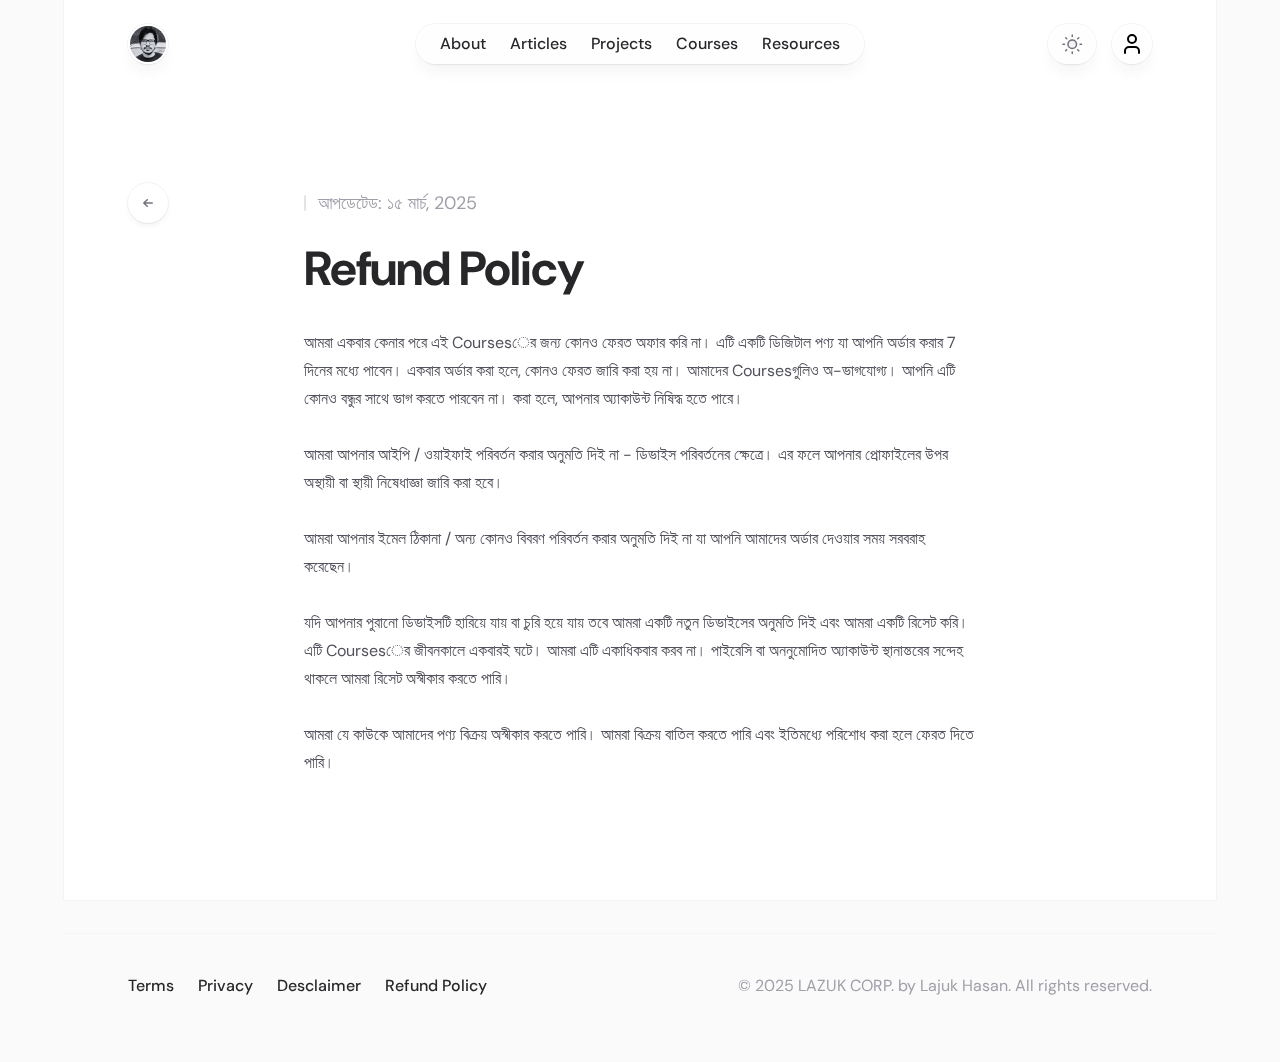
<file: refund.html>
<!DOCTYPE html>
<html lang="bn" class="h-full antialiased">
  <meta http-equiv="content-type" content="text/html;charset=utf-8" />
  <head>
    <meta charSet="utf-8" />
    <meta name="viewport" content="width=device-width, initial-scale=1" />
    <link rel="stylesheet" href="assets/css/tailwind.min.css" />
    <link rel="stylesheet" href="assets/css/style.css" />
    <title>Refund Policy - লাজুক হাসান</title>
    <meta name="description" content="আমরা একবার কেনার পরে এই Coursesের জন্য কোনও ফেরত অফার করি না। এটি একটি ডিজিটাল পণ্য যা আপনি অর্ডার করার 7 দিনের মধ্যে পাবেন। একবার অর্ডার করা হলে, কোনও ফেরত জারি" />
    <link rel="icon" href="favicon.ico" type="image/x-icon"/>
  </head>
  <body class="flex h-full bg-zinc-50 dark:bg-black">
    <div class="flex w-full">
      <div class="fixed inset-0 flex justify-center sm:px-8">
        <div class="flex w-full max-w-7xl lg:px-8">
          <div class="w-full bg-white ring-1 ring-zinc-100 dark:bg-zinc-900 dark:ring-zinc-300/20"></div>
        </div>
      </div>
      <div class="relative flex w-full flex-col">
        <header class="pointer-events-none relative z-50 flex flex-none flex-col" style="height:var(--header-height);margin-bottom:var(--header-mb)">
          <div class="top-0 z-10 h-16 pt-6 header" style="position:var(--header-position)">
            <div class="sm:px-8 top-(--header-top,--spacing(6)) w-full" style="position:var(--header-inner-position)">
              <div class="mx-auto w-full max-w-7xl lg:px-8">
                <div class="relative px-4 sm:px-8 lg:px-12">
                  <div class="mx-auto max-w-2xl lg:max-w-5xl">
                    <div class="relative flex gap-4">
                      <div class="flex flex-1">
                        <div class="h-10 w-10 rounded-full bg-white/90 p-0.5 ring-1 shadow-lg shadow-zinc-800/5 ring-zinc-900/5 backdrop-blur-sm dark:bg-zinc-800/90 dark:ring-white/10">
                          <a class="pointer-events-auto" href="index.html">
                            <img alt="" class="rounded-full bg-zinc-100 object-cover dark:bg-zinc-800 h-9 w-9" src="assets/img/avatar.jpg" />
                          </a>
                        </div>
                      </div>
                      <div class="flex flex-1 justify-end md:justify-center">
                        <div class="pointer-events-auto" id="mobile-menu-toggle">
                          <button class="group flex items-center md:hidden rounded-full bg-white/90 px-4 py-2 text-sm font-medium text-zinc-800 ring-1 shadow-lg shadow-zinc-800/5 ring-zinc-900/5 backdrop-blur-sm dark:bg-zinc-800/90 dark:text-zinc-200 dark:ring-white/10 dark:hover:ring-white/20" type="button" aria-expanded="false">মেনু <svg viewBox="0 0 8 6" aria-hidden="true" class="ml-3 h-auto w-2 stroke-zinc-500 group-hover:stroke-zinc-700 dark:group-hover:stroke-zinc-400">
                              <path d="M1.75 1.75 4 4.25l2.25-2.5" fill="none" stroke-width="1.5" stroke-linecap="round" stroke-linejoin="round"></path>
                            </svg>
                          </button>
                        </div>
                        <div style="position:fixed;top:1px;left:1px;width:100%;height:100%;padding:0;margin:-1px;overflow:hidden;white-space:nowrap;border-width:0;display:none" class="overlay"></div>
                        
                        <nav class="pointer-events-auto hidden md:block">
                          <ul class="flex rounded-full bg-white/90 px-3 text-sm font-medium text-zinc-800 ring-1 shadow-lg shadow-zinc-800/5 ring-zinc-900/5 backdrop-blur-sm dark:bg-zinc-800/90 dark:text-zinc-200 dark:ring-white/10">
                            <li>
                              <a class="relative block px-3 py-2 transition hover:text-teal-500 dark:hover:text-teal-400" href="about.html">About</a>
                            </li>
                            <li>
                              <a class="relative block px-3 py-2 transition hover:text-teal-500 dark:hover:text-teal-400" href="articles.html">Articles</a>
                            </li>
                            <li>
                              <a class="relative block px-3 py-2 transition hover:text-teal-500 dark:hover:text-teal-400" href="projects.html">Projects</a>
                            </li>
                            <li>
                              <a class="relative block px-3 py-2 transition hover:text-teal-500 dark:hover:text-teal-400" href="courses.html">Courses</a>
                            </li>
                            <li>
                              <a class="relative block px-3 py-2 transition hover:text-teal-500 dark:hover:text-teal-400" href="resources.html">Resources</a>
                            </li>
                          </ul>
                        </nav>
                      </div>
                      <div class="flex justify-end md:flex-1 gap-4">
                        <div class="pointer-events-auto">
                          <button type="button" aria-label="Switch to light theme"  class="group rounded-full bg-white/90 px-3 py-2 ring-1 shadow-lg shadow-zinc-800/5 ring-zinc-900/5 backdrop-blur-sm transition dark:bg-zinc-800/90 dark:ring-white/10 dark:hover:ring-white/20">
                            <svg viewBox="0 0 24 24" stroke-width="1.5" stroke-linecap="round" stroke-linejoin="round" aria-hidden="true" class="h-6 w-6 fill-zinc-100 stroke-zinc-500 transition group-hover:fill-zinc-200 group-hover:stroke-zinc-700 dark:hidden [@media(prefers-color-scheme:dark)]:fill-teal-50 [@media(prefers-color-scheme:dark)]:stroke-teal-500 [@media(prefers-color-scheme:dark)]:group-hover:fill-teal-50 [@media(prefers-color-scheme:dark)]:group-hover:stroke-teal-600">
                              <path d="M8 12.25A4.25 4.25 0 0 1 12.25 8v0a4.25 4.25 0 0 1 4.25 4.25v0a4.25 4.25 0 0 1-4.25 4.25v0A4.25 4.25 0 0 1 8 12.25v0Z"></path>
                              <path d="M12.25 3v1.5M21.5 12.25H20M18.791 18.791l-1.06-1.06M18.791 5.709l-1.06 1.06M12.25 20v1.5M4.5 12.25H3M6.77 6.77 5.709 5.709M6.77 17.73l-1.061 1.061" fill="none"></path>
                            </svg>
                            <svg viewBox="0 0 24 24" aria-hidden="true" class="hidden h-6 w-6 fill-zinc-700 stroke-zinc-500 transition dark:block [@media_not_(prefers-color-scheme:dark)]:fill-teal-400/10 [@media_not_(prefers-color-scheme:dark)]:stroke-teal-500 [@media(prefers-color-scheme:dark)]:group-hover:stroke-zinc-400">
                              <path d="M17.25 16.22a6.937 6.937 0 0 1-9.47-9.47 7.451 7.451 0 1 0 9.47 9.47ZM12.75 7C17 7 17 2.75 17 2.75S17 7 21.25 7C17 7 17 11.25 17 11.25S17 7 12.75 7Z" stroke-width="1.5" stroke-linecap="round" stroke-linejoin="round"></path>
                            </svg>
                          </button>
                        </div>
                        <div class="pointer-events-auto">
                          <button type="button" aria-label="User account" class="group h-10 w-10 rounded-full bg-white/90 ring-1 shadow-lg shadow-zinc-800/5 ring-zinc-900/5 backdrop-blur-sm transition dark:bg-zinc-800/90 dark:ring-white/10 dark:hover:ring-white/20">
                            <a href="#" class="dark:text-zinc-200 user-login">
                              <svg class="mx-0" xmlns="http://www.w3.org/2000/svg" width="24" height="24" viewBox="0 0 24 24" fill="none" stroke="currentColor" stroke-width="2" stroke-linecap="round" stroke-linejoin="round" class="h-6 w-6 fill-zinc-100 stroke-zinc-500 transition group-hover:fill-zinc-200 group-hover:stroke-zinc-700 dark:fill-zinc-700 dark:stroke-zinc-400 dark:group-hover:stroke-zinc-300">
                                <path d="M19 21v-2a4 4 0 0 0-4-4H9a4 4 0 0 0-4 4v2"/>
                                <circle cx="12" cy="7" r="4"/>
                              </svg>
                            </a>
                          </button>
                        </div>
                      </div>
                    </div>
                  </div>
                </div>
              </div>
            </div>
          </div>
        </header>

        <!-- Mobile Menu -->
        <div style="display: none;" class="fixed inset-x-4 top-8 z-50 origin-top rounded-3xl bg-white p-8 ring-1 ring-zinc-900/5 duration-150 data-closed:scale-95  data-enter:ease-out data-leave:ease-in dark:bg-zinc-900 dark:ring-zinc-800" id="mobile-menu-content">
          <div class="flex flex-row-reverse items-center justify-between">
            <button id="mobile-menu-close" aria-label="Close menu" class="-m-1 p-1" type="button">
              <svg viewBox="0 0 24 24" aria-hidden="true" class="h-6 w-6 text-zinc-500 dark:text-zinc-400">
                <path d="m17.25 6.75-10.5 10.5M6.75 6.75l10.5 10.5" fill="none" stroke="currentColor" stroke-width="1.5" stroke-linecap="round" stroke-linejoin="round"></path>
              </svg>
            </button>
            <h2 class="text-sm font-medium text-zinc-600 dark:text-zinc-400">নেভিগেশন </h2>
          </div>
          <nav class="mt-6">
            <ul class="-my-2 divide-y divide-zinc-100 text-base text-zinc-800 dark:divide-zinc-100/5 dark:text-zinc-300">
              <li>
                <a class="block py-2" href="/about.html">About</a>
              </li>
              <li>
                <a class="block py-2" href="/articles.html">Articles</a>
              </li>
              <li>
                <a class="block py-2" href="/projects.html">Projects</a>
              </li>
              <li>
                <a class="block py-2" href="/courses.html">Courses</a>
              </li>
              <li>
                <a class="block py-2" href="/resources.html">টুলস</a>
              </li>
            </ul>
          </nav>
        </div>

        <main class="flex-auto">
          <div class="flex-none" style="height:61px"></div>
          <div class="sm:px-8 mt-16 lg:mt-32">
            <div class="mx-auto w-full max-w-7xl lg:px-8">
              <div class="relative px-4 sm:px-8 lg:px-12">
                <div class="mx-auto max-w-2xl lg:max-w-5xl">
                  <div class="xl:relative">
                    <div class="mx-auto max-w-2xl">
                      <a href="index.html" id="dynamicBackButton" class="group mb-8 flex h-10 w-10 items-center justify-center rounded-full bg-white ring-1 shadow-md shadow-zinc-800/5 ring-zinc-900/5 transition lg:absolute lg:-left-5 lg:-mt-2 lg:mb-0 xl:-top-1.5 xl:left-0 xl:mt-0 dark:border dark:border-zinc-700/50 dark:bg-zinc-800 dark:ring-0 dark:ring-white/10 dark:hover:border-zinc-700 dark:hover:ring-white/20">
                        <svg viewBox="0 0 16 16" fill="none" aria-hidden="true" class="h-4 w-4 stroke-zinc-500 transition group-hover:stroke-zinc-700 dark:stroke-zinc-500 dark:group-hover:stroke-zinc-400">
                          <path d="M7.25 11.25 3.75 8m0 0 3.5-3.25M3.75 8h8.5" stroke-width="1.5" stroke-linecap="round" stroke-linejoin="round"></path>
                        </svg>
                      </a>
                      <article>
                        <header class="flex flex-col">
                          <h1 class="mt-6 text-4xl font-bold tracking-tight text-zinc-800 sm:text-5xl dark:text-zinc-100">Refund Policy</h1>
                          <time dateTime="2024-03-06" class="order-first flex items-center text-base text-zinc-400 dark:text-zinc-500">
                            <span class="h-4 w-0.5 rounded-full bg-zinc-200 dark:bg-zinc-500"></span>
                            <span class="ml-3">আপডেটেড: ১৫ মার্চ, 2025</span>
                          </time>
                        </header>
                        <div class="mt-8 prose dark:prose-invert" data-mdx-content="true">
                          <p>আমরা একবার কেনার পরে এই Coursesের জন্য কোনও ফেরত অফার করি না। এটি একটি ডিজিটাল পণ্য যা আপনি অর্ডার করার 7 দিনের মধ্যে পাবেন। একবার অর্ডার করা হলে, কোনও ফেরত জারি করা হয় না। আমাদের Coursesগুলিও অ-ভাগযোগ্য। আপনি এটি কোনও বন্ধুর সাথে ভাগ করতে পারবেন না। করা হলে, আপনার অ্যাকাউন্ট নিষিদ্ধ হতে পারে।</p>
                        
                          <p>আমরা আপনার আইপি / ওয়াইফাই পরিবর্তন করার অনুমতি দিই না - ডিভাইস পরিবর্তনের ক্ষেত্রে। এর ফলে আপনার প্রোফাইলের উপর অস্থায়ী বা স্থায়ী নিষেধাজ্ঞা জারি করা হবে।</p>
                        
                          <p>আমরা আপনার ইমেল ঠিকানা / অন্য কোনও বিবরণ পরিবর্তন করার অনুমতি দিই না যা আপনি আমাদের অর্ডার দেওয়ার সময় সরবরাহ করেছেন।</p>
                        
                          <p>যদি আপনার পুরানো ডিভাইসটি হারিয়ে যায় বা চুরি হয়ে যায় তবে আমরা একটি নতুন ডিভাইসের অনুমতি দিই এবং আমরা একটি রিসেট করি। এটি Coursesের জীবনকালে একবারই ঘটে। আমরা এটি একাধিকবার করব না। পাইরেসি বা অননুমোদিত অ্যাকাউন্ট স্থানান্তরের সন্দেহ থাকলে আমরা রিসেট অস্বীকার করতে পারি।</p>
                        
                          <p>আমরা যে কাউকে আমাদের পণ্য বিক্রয় অস্বীকার করতে পারি। আমরা বিক্রয় বাতিল করতে পারি এবং ইতিমধ্যে পরিশোধ করা হলে ফেরত দিতে পারি।</p>
                        </div>
                      </article>
                    </div>
                  </div>
                </div>
              </div>
            </div>
          </div>
        </main>

        <footer class="mt-32 flex-none">
          <div class="sm:px-8">
            <div class="mx-auto w-full max-w-7xl lg:px-8">
              <div class="border-t border-zinc-100 pt-10 pb-16 dark:border-zinc-700/40">
                <div class="relative px-4 sm:px-8 lg:px-12">
                  <div class="mx-auto max-w-2xl lg:max-w-5xl">
                    <div class="flex flex-col items-center justify-between gap-6 sm:flex-row">
                      <div class="flex flex-wrap justify-center gap-x-6 gap-y-1 text-sm font-medium text-zinc-800 dark:text-zinc-200">
                        <a class="transition hover:text-teal-500 dark:hover:text-teal-400" href="terms.html">Terms</a>
                        <a class="transition hover:text-teal-500 dark:hover:text-teal-400" href="privacy.html">Privacy</a>
                        <a class="transition hover:text-teal-500 dark:hover:text-teal-400" href="disclaimer.html">Desclaimer</a>
                        <a class="transition hover:text-teal-500 dark:hover:text-teal-400" href="refund.html">Refund Policy</a>
                      </div>
                      <p class="text-sm text-zinc-400 dark:text-zinc-500">
                        &copy; 2025 <a href="https://lazukcorp.com/" target="_blank" class="transition hover:text-teal-500 dark:hover:text-teal-400">LAZUK CORP.</a> by Lajuk Hasan. All rights reserved.
                      </p>
                    </div>
                  </div>
                </div>
              </div>
            </div>
          </div>
        </footer>
      </div>
    </div>

    <!-- Highlight.js Script -->
    <script src="assets/js/highlight.min.js"></script>

    <!-- Main JS -->
    <script src="assets/js/main.js"></script>
 
  </body>
</html>
</file>
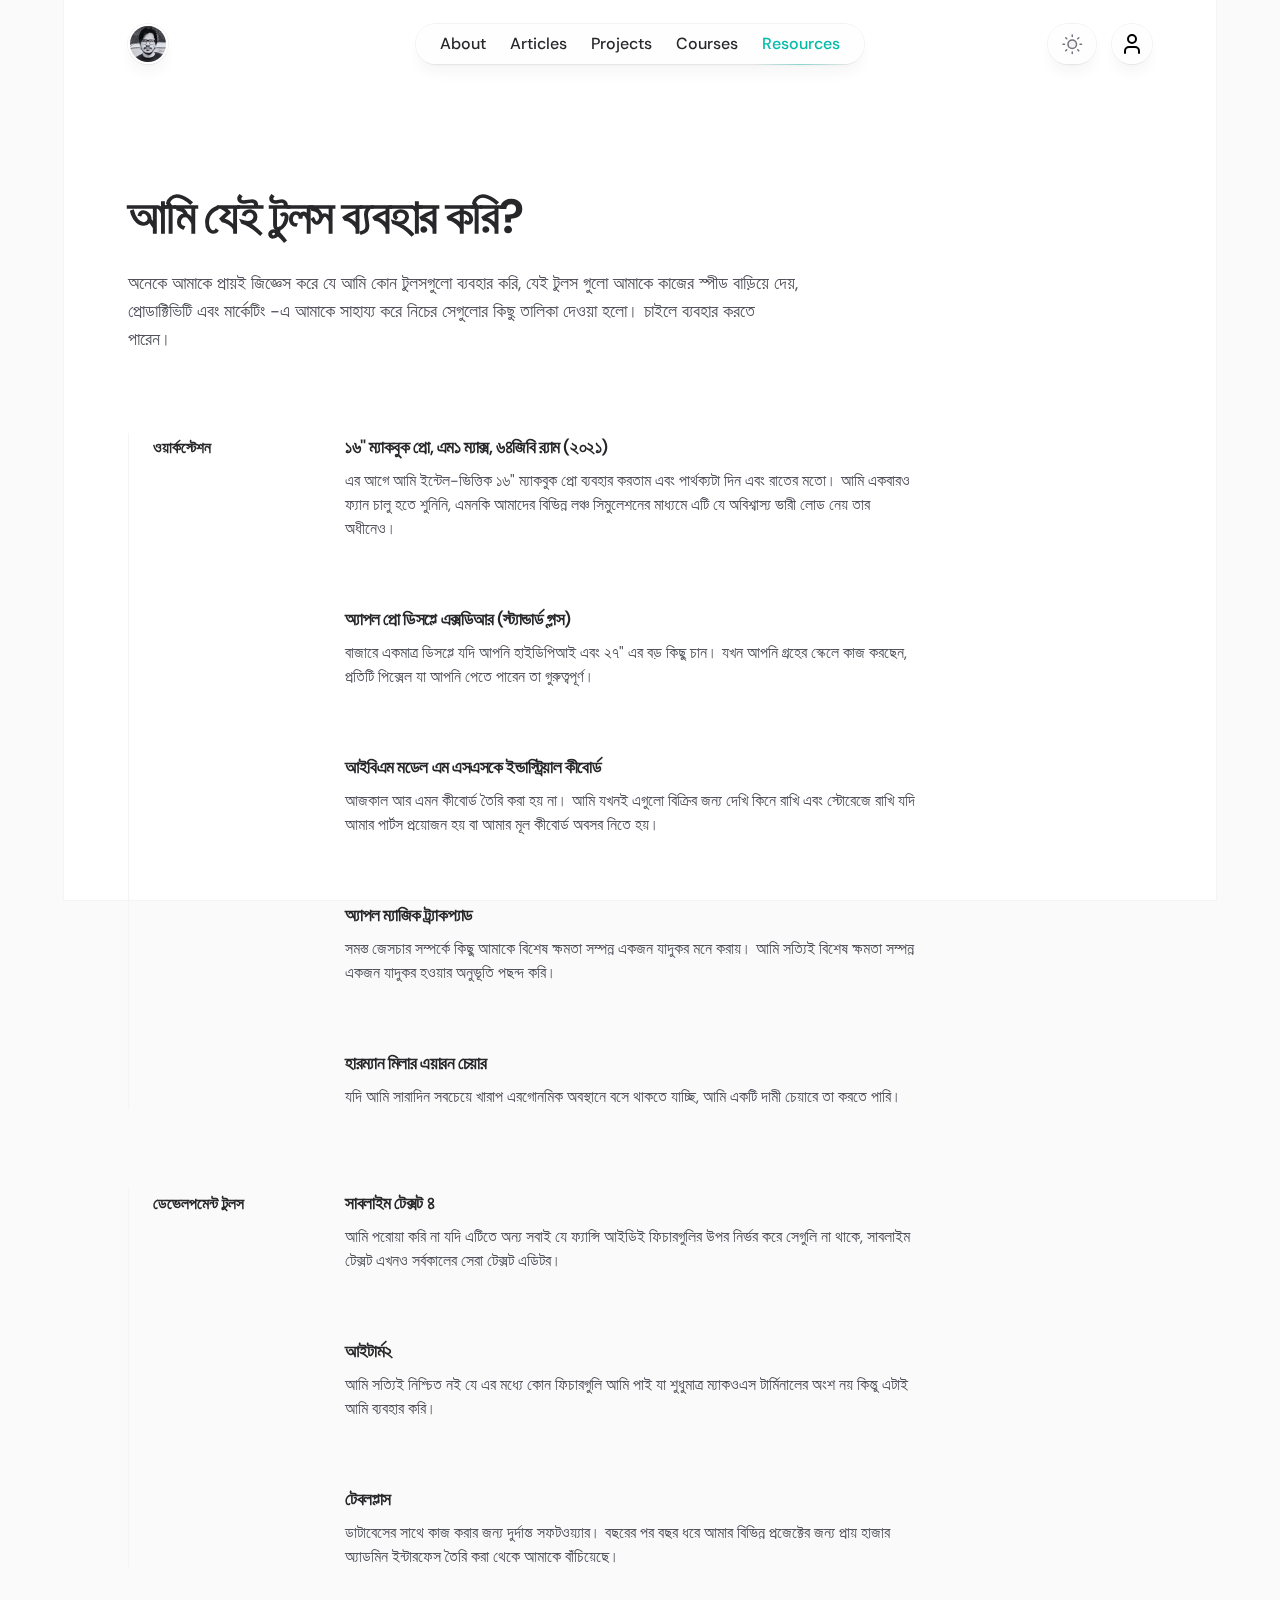
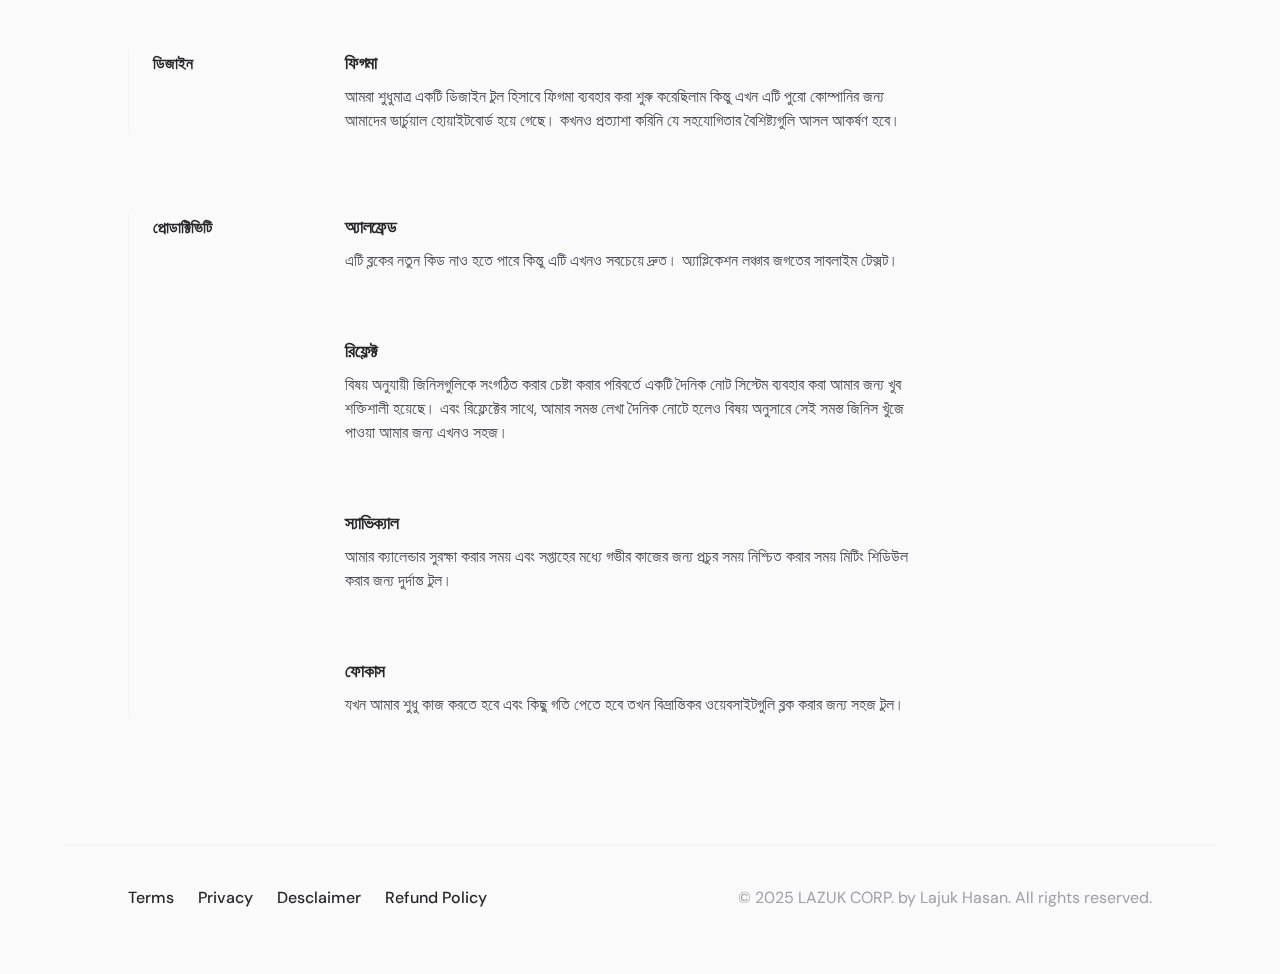
<file: resources.html>
<!DOCTYPE html>
<html lang="en" class="h-full antialiased">
  <meta http-equiv="content-type" content="text/html;charset=utf-8" />
  <head>
    <meta charSet="utf-8" />
    <meta name="viewport" content="width=device-width, initial-scale=1" />
    <link rel="stylesheet" href="assets/css/tailwind.min.css" />
    <link rel="stylesheet" href="assets/css/style.css" />
    <title>Resources - লাজুক হাসান</title>
    <meta name="description" content="আমি যেই টুলস ব্যবহার করি? অনেকে আমাকে প্রায়ই জিজ্ঞেস করে যে আমি কোন টুলসগুলো ব্যবহার করি, যেই টুলস গুলো আমাকে কাজের স্পীড বাড়িয়ে দেয়। " />
    <link rel="icon" href="favicon.ico" type="image/x-icon" />
  </head>
  <body class="flex h-full bg-zinc-50 dark:bg-black">
    <div class="flex w-full">
      <div class="fixed inset-0 flex justify-center sm:px-8">
        <div class="flex w-full max-w-7xl lg:px-8">
          <div class="w-full bg-white ring-1 ring-zinc-100 dark:bg-zinc-900 dark:ring-zinc-300/20"></div>
        </div>
      </div>
      <div class="relative flex w-full flex-col">
        <header class="pointer-events-none relative z-50 flex flex-none flex-col" style="height:var(--header-height);margin-bottom:var(--header-mb)">
          <div class="top-0 z-10 h-16 pt-6 header" style="position:var(--header-position)">
            <div class="sm:px-8 top-(--header-top,--spacing(6)) w-full" style="position:var(--header-inner-position)">
              <div class="mx-auto w-full max-w-7xl lg:px-8">
                <div class="relative px-4 sm:px-8 lg:px-12">
                  <div class="mx-auto max-w-2xl lg:max-w-5xl">
                    <div class="relative flex gap-4">
                      <div class="flex flex-1">
                        <div class="h-10 w-10 rounded-full bg-white/90 p-0.5 ring-1 shadow-lg shadow-zinc-800/5 ring-zinc-900/5 backdrop-blur-sm dark:bg-zinc-800/90 dark:ring-white/10">
                          <a class="pointer-events-auto" href="index.html">
                            <img alt="" class="rounded-full bg-zinc-100 object-cover dark:bg-zinc-800 h-9 w-9" src="assets/img/avatar.jpg" />
                          </a>
                        </div>
                      </div>
                      <div class="flex flex-1 justify-end md:justify-center">
                        <div class="pointer-events-auto" id="mobile-menu-toggle">
                          <button class="group flex items-center md:hidden rounded-full bg-white/90 px-4 py-2 text-sm font-medium text-zinc-800 ring-1 shadow-lg shadow-zinc-800/5 ring-zinc-900/5 backdrop-blur-sm dark:bg-zinc-800/90 dark:text-zinc-200 dark:ring-white/10 dark:hover:ring-white/20" type="button" aria-expanded="false">মেনু <svg viewBox="0 0 8 6" aria-hidden="true" class="ml-3 h-auto w-2 stroke-zinc-500 group-hover:stroke-zinc-700 dark:group-hover:stroke-zinc-400">
                              <path d="M1.75 1.75 4 4.25l2.25-2.5" fill="none" stroke-width="1.5" stroke-linecap="round" stroke-linejoin="round"></path>
                            </svg>
                          </button>
                        </div>

                        <div style="position:fixed;top:1px;left:1px;width:100%;height:100%;padding:0;margin:-1px;overflow:hidden;white-space:nowrap;border-width:0;display:none" class="overlay"></div>
                        
                        <nav class="pointer-events-auto hidden md:block">
                          <ul class="flex rounded-full bg-white/90 px-3 text-sm font-medium text-zinc-800 ring-1 shadow-lg shadow-zinc-800/5 ring-zinc-900/5 backdrop-blur-sm dark:bg-zinc-800/90 dark:text-zinc-200 dark:ring-white/10">
                            <li>
                              <a class="relative block px-3 py-2 transition hover:text-teal-500 dark:hover:text-teal-400" href="about.html">About</a>
                            </li>
                            <li>
                              <a class="relative block px-3 py-2 transition hover:text-teal-500 dark:hover:text-teal-400" href="articles.html">Articles</a>
                            </li>
                            <li>
                              <a class="relative block px-3 py-2 transition hover:text-teal-500 dark:hover:text-teal-400" href="projects.html">Projects</a>
                            </li>
                            <li>
                              <a class="relative block px-3 py-2 transition hover:text-teal-500 dark:hover:text-teal-400" href="courses.html">Courses</a>
                            </li>
                            <li>
                              <a class="relative block px-3 py-2 transition text-teal-500 dark:text-teal-400" href="resources.html">
                                Resources 
                                <span class="absolute inset-x-1 -bottom-px h-px bg-linear-to-r from-teal-500/0 via-teal-500/40 to-teal-500/0 dark:from-teal-400/0 dark:via-teal-400/40 dark:to-teal-400/0"></span>
                              </a>
                            </li>
                          </ul>
                        </nav>
                      </div>
                      <div class="flex justify-end md:flex-1 gap-4">
                        <div class="pointer-events-auto">
                          <button type="button" aria-label="Switch to light theme"  class="group rounded-full bg-white/90 px-3 py-2 ring-1 shadow-lg shadow-zinc-800/5 ring-zinc-900/5 backdrop-blur-sm transition dark:bg-zinc-800/90 dark:ring-white/10 dark:hover:ring-white/20">
                            <svg viewBox="0 0 24 24" stroke-width="1.5" stroke-linecap="round" stroke-linejoin="round" aria-hidden="true" class="h-6 w-6 fill-zinc-100 stroke-zinc-500 transition group-hover:fill-zinc-200 group-hover:stroke-zinc-700 dark:hidden [@media(prefers-color-scheme:dark)]:fill-teal-50 [@media(prefers-color-scheme:dark)]:stroke-teal-500 [@media(prefers-color-scheme:dark)]:group-hover:fill-teal-50 [@media(prefers-color-scheme:dark)]:group-hover:stroke-teal-600">
                              <path d="M8 12.25A4.25 4.25 0 0 1 12.25 8v0a4.25 4.25 0 0 1 4.25 4.25v0a4.25 4.25 0 0 1-4.25 4.25v0A4.25 4.25 0 0 1 8 12.25v0Z"></path>
                              <path d="M12.25 3v1.5M21.5 12.25H20M18.791 18.791l-1.06-1.06M18.791 5.709l-1.06 1.06M12.25 20v1.5M4.5 12.25H3M6.77 6.77 5.709 5.709M6.77 17.73l-1.061 1.061" fill="none"></path>
                            </svg>
                            <svg viewBox="0 0 24 24" aria-hidden="true" class="hidden h-6 w-6 fill-zinc-700 stroke-zinc-500 transition dark:block [@media_not_(prefers-color-scheme:dark)]:fill-teal-400/10 [@media_not_(prefers-color-scheme:dark)]:stroke-teal-500 [@media(prefers-color-scheme:dark)]:group-hover:stroke-zinc-400">
                              <path d="M17.25 16.22a6.937 6.937 0 0 1-9.47-9.47 7.451 7.451 0 1 0 9.47 9.47ZM12.75 7C17 7 17 2.75 17 2.75S17 7 21.25 7C17 7 17 11.25 17 11.25S17 7 12.75 7Z" stroke-width="1.5" stroke-linecap="round" stroke-linejoin="round"></path>
                            </svg>
                          </button>
                        </div>
                        <div class="pointer-events-auto">
                          <button type="button" aria-label="User account" class="group h-10 w-10 rounded-full bg-white/90 ring-1 shadow-lg shadow-zinc-800/5 ring-zinc-900/5 backdrop-blur-sm transition dark:bg-zinc-800/90 dark:ring-white/10 dark:hover:ring-white/20">
                            <a href="#" class="dark:text-zinc-200 user-login">
                              <svg class="mx-0" xmlns="http://www.w3.org/2000/svg" width="24" height="24" viewBox="0 0 24 24" fill="none" stroke="currentColor" stroke-width="2" stroke-linecap="round" stroke-linejoin="round" class="h-6 w-6 fill-zinc-100 stroke-zinc-500 transition group-hover:fill-zinc-200 group-hover:stroke-zinc-700 dark:fill-zinc-700 dark:stroke-zinc-400 dark:group-hover:stroke-zinc-300">
                                <path d="M19 21v-2a4 4 0 0 0-4-4H9a4 4 0 0 0-4 4v2"/>
                                <circle cx="12" cy="7" r="4"/>
                              </svg>
                            </a>
                          </button>
                        </div>
                      </div>
                    </div>
                  </div>
                </div>
              </div>
            </div>
          </div>
        </header>

        <!-- Mobile Menu -->
        <div style="display: none;" class="fixed inset-x-4 top-8 z-50 origin-top rounded-3xl bg-white p-8 ring-1 ring-zinc-900/5 duration-150 data-closed:scale-95  data-enter:ease-out data-leave:ease-in dark:bg-zinc-900 dark:ring-zinc-800" id="mobile-menu-content">
          <div class="flex flex-row-reverse items-center justify-between">
            <button id="mobile-menu-close" aria-label="Close menu" class="-m-1 p-1" type="button">
              <svg viewBox="0 0 24 24" aria-hidden="true" class="h-6 w-6 text-zinc-500 dark:text-zinc-400">
                <path d="m17.25 6.75-10.5 10.5M6.75 6.75l10.5 10.5" fill="none" stroke="currentColor" stroke-width="1.5" stroke-linecap="round" stroke-linejoin="round"></path>
              </svg>
            </button>
            <h2 class="text-sm font-medium text-zinc-600 dark:text-zinc-400">নেভিগেশন </h2>
          </div>
          <nav class="mt-6">
            <ul class="-my-2 divide-y divide-zinc-100 text-base text-zinc-800 dark:divide-zinc-100/5 dark:text-zinc-300">
              <li>
                <a class="block py-2" href="/about.html">About</a>
              </li>
              <li>
                <a class="block py-2" href="/articles.html">Articles</a>
              </li>
              <li>
                <a class="block py-2" href="/projects.html">Projects</a>
              </li>
              <li>
                <a class="block py-2" href="/courses.html">Courses</a>
              </li>
              <li>
                <a class="block py-2" href="/resources.html">টুলস</a>
              </li>
            </ul>
          </nav>
        </div>

        <main class="flex-auto">
          <div class="flex-none" style="height:61px"></div>
          <div class="sm:px-8 mt-16 sm:mt-32">
            <div class="mx-auto w-full max-w-7xl lg:px-8">
              <div class="relative px-4 sm:px-8 lg:px-12">
                <div class="mx-auto max-w-2xl lg:max-w-5xl">
                  <header class="max-w-2xl">
                    <h1 class="text-4xl font-bold tracking-tight text-zinc-800 sm:text-5xl dark:text-zinc-100">আমি যেই টুলস ব্যবহার করি?</h1>
                    <p class="mt-6 text-base text-zinc-600 dark:text-zinc-400">অনেকে আমাকে প্রায়ই জিজ্ঞেস করে যে আমি কোন টুলসগুলো ব্যবহার করি, যেই টুলস গুলো আমাকে কাজের স্পীড বাড়িয়ে দেয়, প্রোডাক্টিভিটি এবং মার্কেটিং -এ আমাকে সাহায্য করে নিচের সেগুলোর কিছু তালিকা দেওয়া হলো। চাইলে ব্যবহার করতে পারেন। </p>
                  </header>
                  <div class="mt-16 sm:mt-20">
                    <div class="space-y-20">
                      <section class="md:border-l md:border-zinc-100 md:pl-6 md:dark:border-zinc-700/40">
                        <div class="grid max-w-3xl grid-cols-1 items-baseline gap-y-8 md:grid-cols-4">
                          <h2 id=":S1:" class="text-sm font-semibold text-zinc-800 dark:text-zinc-100">ওয়ার্কস্টেশন</h2>
                          <div class="md:col-span-3">
                            <ul role="list" class="space-y-16">
                              <li class="group relative flex flex-col items-start">
                                <h3 class="text-base font-semibold tracking-tight text-zinc-800 dark:text-zinc-100">১৬" ম্যাকবুক প্রো, এম১ ম্যাক্স, ৬৪জিবি র‍্যাম (২০২১)</h3>
                                <p class="relative z-10 mt-2 text-sm text-zinc-600 dark:text-zinc-400">এর আগে আমি ইন্টেল-ভিত্তিক ১৬" ম্যাকবুক প্রো ব্যবহার করতাম এবং পার্থক্যটা দিন এবং রাতের মতো। আমি একবারও ফ্যান চালু হতে শুনিনি, এমনকি আমাদের বিভিন্ন লঞ্চ সিমুলেশনের মাধ্যমে এটি যে অবিশ্বাস্য ভারী লোড নেয় তার অধীনেও।</p>
                              </li>
                              <li class="group relative flex flex-col items-start">
                                <h3 class="text-base font-semibold tracking-tight text-zinc-800 dark:text-zinc-100">অ্যাপল প্রো ডিসপ্লে এক্সডিআর (স্ট্যান্ডার্ড গ্লাস)</h3>
                                <p class="relative z-10 mt-2 text-sm text-zinc-600 dark:text-zinc-400">বাজারে একমাত্র ডিসপ্লে যদি আপনি হাইডিপিআই এবং ২৭" এর বড় কিছু চান। যখন আপনি গ্রহের স্কেলে কাজ করছেন, প্রতিটি পিক্সেল যা আপনি পেতে পারেন তা গুরুত্বপূর্ণ।</p>
                              </li>
                              <li class="group relative flex flex-col items-start">
                                <h3 class="text-base font-semibold tracking-tight text-zinc-800 dark:text-zinc-100">আইবিএম মডেল এম এসএসকে ইন্ডাস্ট্রিয়াল কীবোর্ড</h3>
                                <p class="relative z-10 mt-2 text-sm text-zinc-600 dark:text-zinc-400">আজকাল আর এমন কীবোর্ড তৈরি করা হয় না। আমি যখনই এগুলো বিক্রির জন্য দেখি কিনে রাখি এবং স্টোরেজে রাখি যদি আমার পার্টস প্রয়োজন হয় বা আমার মূল কীবোর্ড অবসর নিতে হয়।</p>
                              </li>
                              <li class="group relative flex flex-col items-start">
                                <h3 class="text-base font-semibold tracking-tight text-zinc-800 dark:text-zinc-100">অ্যাপল ম্যাজিক ট্র্যাকপ্যাড</h3>
                                <p class="relative z-10 mt-2 text-sm text-zinc-600 dark:text-zinc-400">সমস্ত জেসচার সম্পর্কে কিছু আমাকে বিশেষ ক্ষমতা সম্পন্ন একজন যাদুকর মনে করায়। আমি সত্যিই বিশেষ ক্ষমতা সম্পন্ন একজন যাদুকর হওয়ার অনুভূতি পছন্দ করি।</p>
                              </li>
                              <li class="group relative flex flex-col items-start">
                                <h3 class="text-base font-semibold tracking-tight text-zinc-800 dark:text-zinc-100">হারম্যান মিলার এয়ারন চেয়ার</h3>
                                <p class="relative z-10 mt-2 text-sm text-zinc-600 dark:text-zinc-400">যদি আমি সারাদিন সবচেয়ে খারাপ এরগোনমিক অবস্থানে বসে থাকতে যাচ্ছি, আমি একটি দামী চেয়ারে তা করতে পারি।</p>
                              </li>
                            </ul>
                          </div>
                        </div>
                      </section>
                      <section class="md:border-l md:border-zinc-100 md:pl-6 md:dark:border-zinc-700/40">
                        <div class="grid max-w-3xl grid-cols-1 items-baseline gap-y-8 md:grid-cols-4">
                          <h2 id=":S2:" class="text-sm font-semibold text-zinc-800 dark:text-zinc-100">ডেভেলপমেন্ট টুলস</h2>
                          <div class="md:col-span-3">
                            <ul role="list" class="space-y-16">
                              <li class="group relative flex flex-col items-start">
                                <h3 class="text-base font-semibold tracking-tight text-zinc-800 dark:text-zinc-100">সাবলাইম টেক্সট ৪</h3>
                                <p class="relative z-10 mt-2 text-sm text-zinc-600 dark:text-zinc-400">আমি পরোয়া করি না যদি এটিতে অন্য সবাই যে ফ্যান্সি আইডিই ফিচারগুলির উপর নির্ভর করে সেগুলি না থাকে, সাবলাইম টেক্সট এখনও সর্বকালের সেরা টেক্সট এডিটর।</p>
                              </li>
                              <li class="group relative flex flex-col items-start">
                                <h3 class="text-base font-semibold tracking-tight text-zinc-800 dark:text-zinc-100">আইটার্ম২</h3>
                                <p class="relative z-10 mt-2 text-sm text-zinc-600 dark:text-zinc-400">আমি সত্যিই নিশ্চিত নই যে এর মধ্যে কোন ফিচারগুলি আমি পাই যা শুধুমাত্র ম্যাকওএস টার্মিনালের অংশ নয় কিন্তু এটাই আমি ব্যবহার করি।</p>
                              </li>
                              <li class="group relative flex flex-col items-start">
                                <h3 class="text-base font-semibold tracking-tight text-zinc-800 dark:text-zinc-100">টেবলপ্লাস</h3>
                                <p class="relative z-10 mt-2 text-sm text-zinc-600 dark:text-zinc-400">ডাটাবেসের সাথে কাজ করার জন্য দুর্দান্ত সফটওয়্যার। বছরের পর বছর ধরে আমার বিভিন্ন প্রজেক্টের জন্য প্রায় হাজার অ্যাডমিন ইন্টারফেস তৈরি করা থেকে আমাকে বাঁচিয়েছে।</p>
                              </li>
                            </ul>
                          </div>
                        </div>
                      </section>
                      <section class="md:border-l md:border-zinc-100 md:pl-6 md:dark:border-zinc-700/40">
                        <div class="grid max-w-3xl grid-cols-1 items-baseline gap-y-8 md:grid-cols-4">
                          <h2 id=":S3:" class="text-sm font-semibold text-zinc-800 dark:text-zinc-100">ডিজাইন</h2>
                          <div class="md:col-span-3">
                            <ul role="list" class="space-y-16">
                              <li class="group relative flex flex-col items-start">
                                <h3 class="text-base font-semibold tracking-tight text-zinc-800 dark:text-zinc-100">ফিগমা</h3>
                                <p class="relative z-10 mt-2 text-sm text-zinc-600 dark:text-zinc-400">আমরা শুধুমাত্র একটি ডিজাইন টুল হিসাবে ফিগমা ব্যবহার করা শুরু করেছিলাম কিন্তু এখন এটি পুরো কোম্পানির জন্য আমাদের ভার্চুয়াল হোয়াইটবোর্ড হয়ে গেছে। কখনও প্রত্যাশা করিনি যে সহযোগিতার বৈশিষ্ট্যগুলি আসল আকর্ষণ হবে।</p>
                              </li>
                            </ul>
                          </div>
                        </div>
                      </section>
                      <section class="md:border-l md:border-zinc-100 md:pl-6 md:dark:border-zinc-700/40">
                        <div class="grid max-w-3xl grid-cols-1 items-baseline gap-y-8 md:grid-cols-4">
                          <h2 id=":S4:" class="text-sm font-semibold text-zinc-800 dark:text-zinc-100">প্রোডাক্টিভিটি</h2>
                          <div class="md:col-span-3">
                            <ul role="list" class="space-y-16">
                              <li class="group relative flex flex-col items-start">
                                <h3 class="text-base font-semibold tracking-tight text-zinc-800 dark:text-zinc-100">অ্যালফ্রেড</h3>
                                <p class="relative z-10 mt-2 text-sm text-zinc-600 dark:text-zinc-400">এটি ব্লকের নতুন কিড নাও হতে পারে কিন্তু এটি এখনও সবচেয়ে দ্রুত। অ্যাপ্লিকেশন লঞ্চার জগতের সাবলাইম টেক্সট।</p>
                              </li>
                              <li class="group relative flex flex-col items-start">
                                <h3 class="text-base font-semibold tracking-tight text-zinc-800 dark:text-zinc-100">রিফ্লেক্ট</h3>
                                <p class="relative z-10 mt-2 text-sm text-zinc-600 dark:text-zinc-400">বিষয় অনুযায়ী জিনিসগুলিকে সংগঠিত করার চেষ্টা করার পরিবর্তে একটি দৈনিক নোট সিস্টেম ব্যবহার করা আমার জন্য খুব শক্তিশালী হয়েছে। এবং রিফ্লেক্টের সাথে, আমার সমস্ত লেখা দৈনিক নোটে হলেও বিষয় অনুসারে সেই সমস্ত জিনিস খুঁজে পাওয়া আমার জন্য এখনও সহজ।</p>
                              </li>
                              <li class="group relative flex flex-col items-start">
                                <h3 class="text-base font-semibold tracking-tight text-zinc-800 dark:text-zinc-100">স্যাভিক্যাল</h3>
                                <p class="relative z-10 mt-2 text-sm text-zinc-600 dark:text-zinc-400">আমার ক্যালেন্ডার সুরক্ষা করার সময় এবং সপ্তাহের মধ্যে গভীর কাজের জন্য প্রচুর সময় নিশ্চিত করার সময় মিটিং শিডিউল করার জন্য দুর্দান্ত টুল।</p>
                              </li>
                              <li class="group relative flex flex-col items-start">
                                <h3 class="text-base font-semibold tracking-tight text-zinc-800 dark:text-zinc-100">ফোকাস</h3>
                                <p class="relative z-10 mt-2 text-sm text-zinc-600 dark:text-zinc-400">যখন আমার শুধু কাজ করতে হবে এবং কিছু গতি পেতে হবে তখন বিভ্রান্তিকর ওয়েবসাইটগুলি ব্লক করার জন্য সহজ টুল।</p>
                              </li>
                            </ul>
                          </div>
                        </div>
                      </section>
                    </div>
                  </div>
                </div>
              </div>
            </div>
          </div>
        </main>
        <footer class="mt-32 flex-none">
          <div class="sm:px-8">
            <div class="mx-auto w-full max-w-7xl lg:px-8">
              <div class="border-t border-zinc-100 pt-10 pb-16 dark:border-zinc-700/40">
                <div class="relative px-4 sm:px-8 lg:px-12">
                  <div class="mx-auto max-w-2xl lg:max-w-5xl">
                    <div class="flex flex-col items-center justify-between gap-6 sm:flex-row">
                      <div class="flex flex-wrap justify-center gap-x-6 gap-y-1 text-sm font-medium text-zinc-800 dark:text-zinc-200">
                        <a class="transition hover:text-teal-500 dark:hover:text-teal-400" href="terms.html">Terms</a>
                        <a class="transition hover:text-teal-500 dark:hover:text-teal-400" href="privacy.html">Privacy</a>
                        <a class="transition hover:text-teal-500 dark:hover:text-teal-400" href="disclaimer.html">Desclaimer</a>
                        <a class="transition hover:text-teal-500 dark:hover:text-teal-400" href="refund.html">Refund Policy</a>
                      </div>
                      <p class="text-sm text-zinc-400 dark:text-zinc-500">
                        &copy; 2025 <a href="https://lazukcorp.com/" target="_blank" class="transition hover:text-teal-500 dark:hover:text-teal-400">LAZUK CORP.</a> by Lajuk Hasan. All rights reserved.
                      </p>
                    </div>
                  </div>
                </div>
              </div>
            </div>
          </div>
        </footer>
      </div>
    </div>

    <script src="assets/js/main.js"></script>
  </body>
</html>
</file>
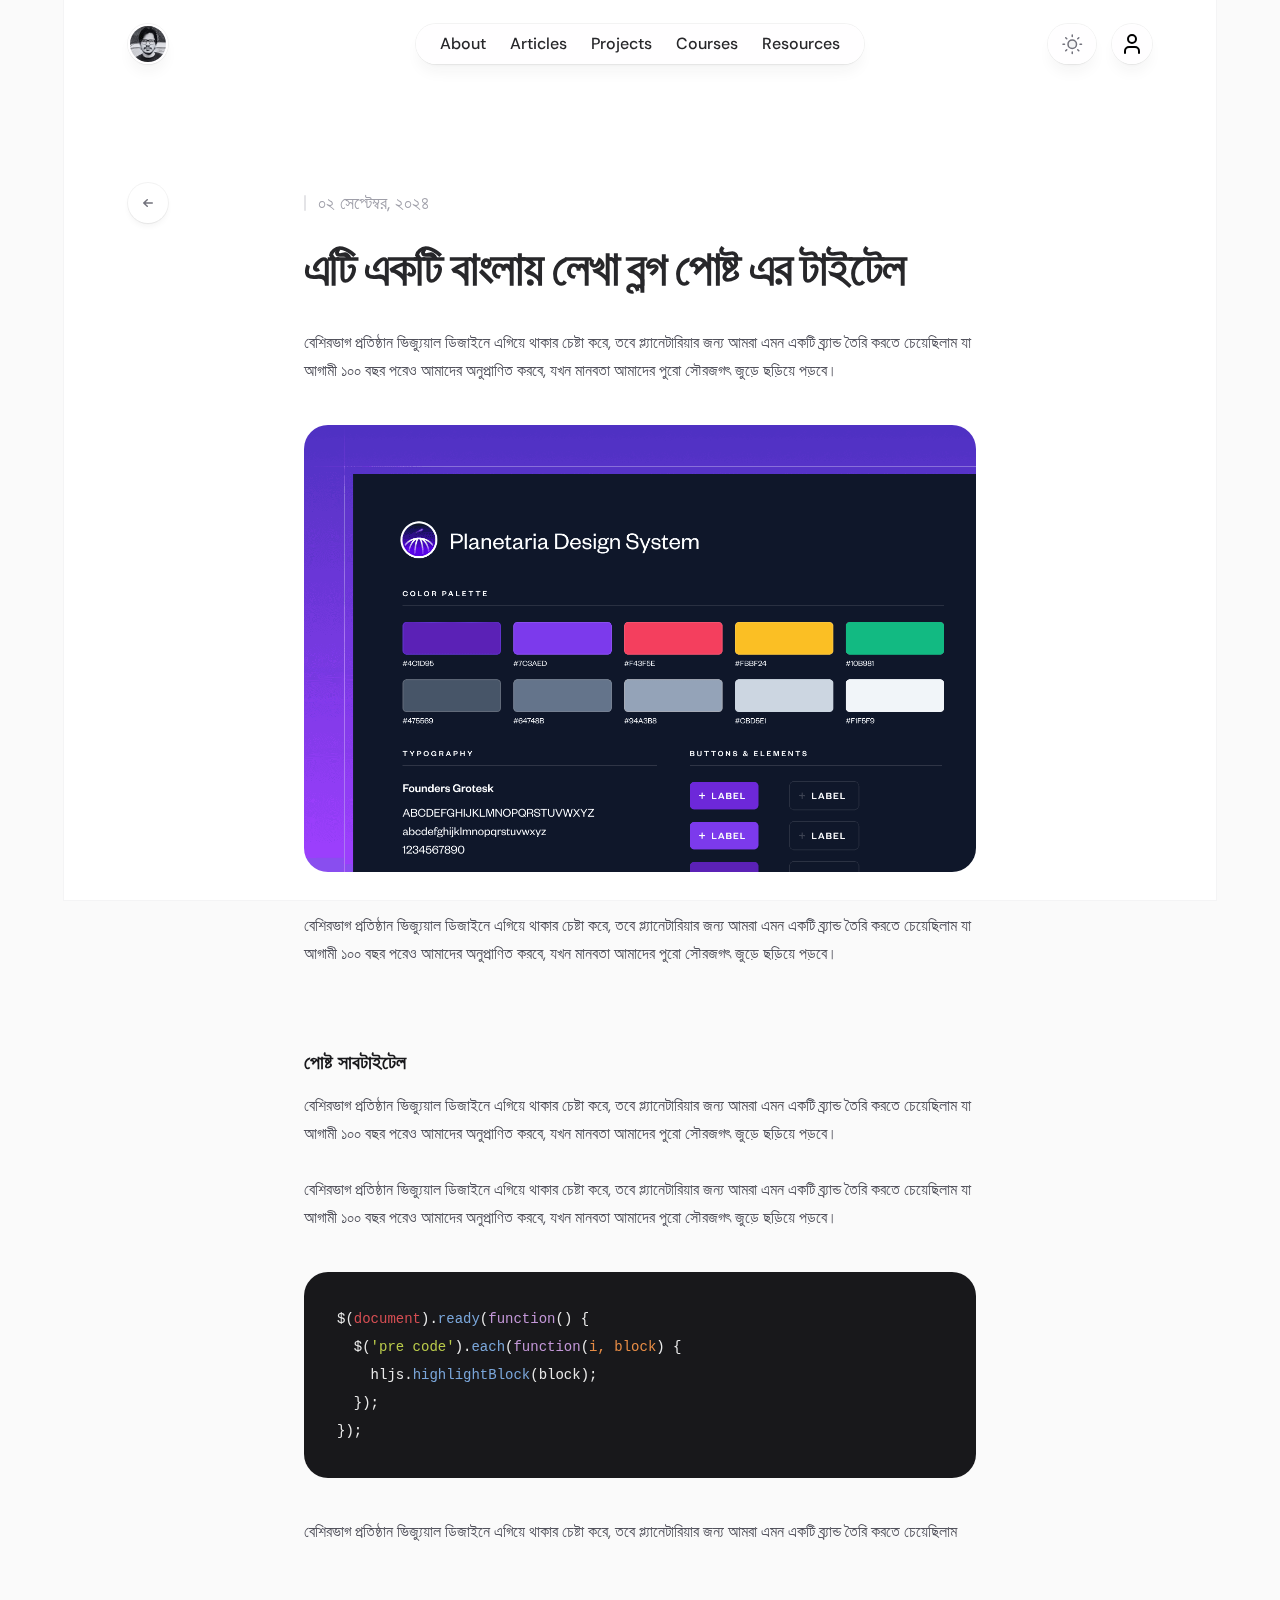
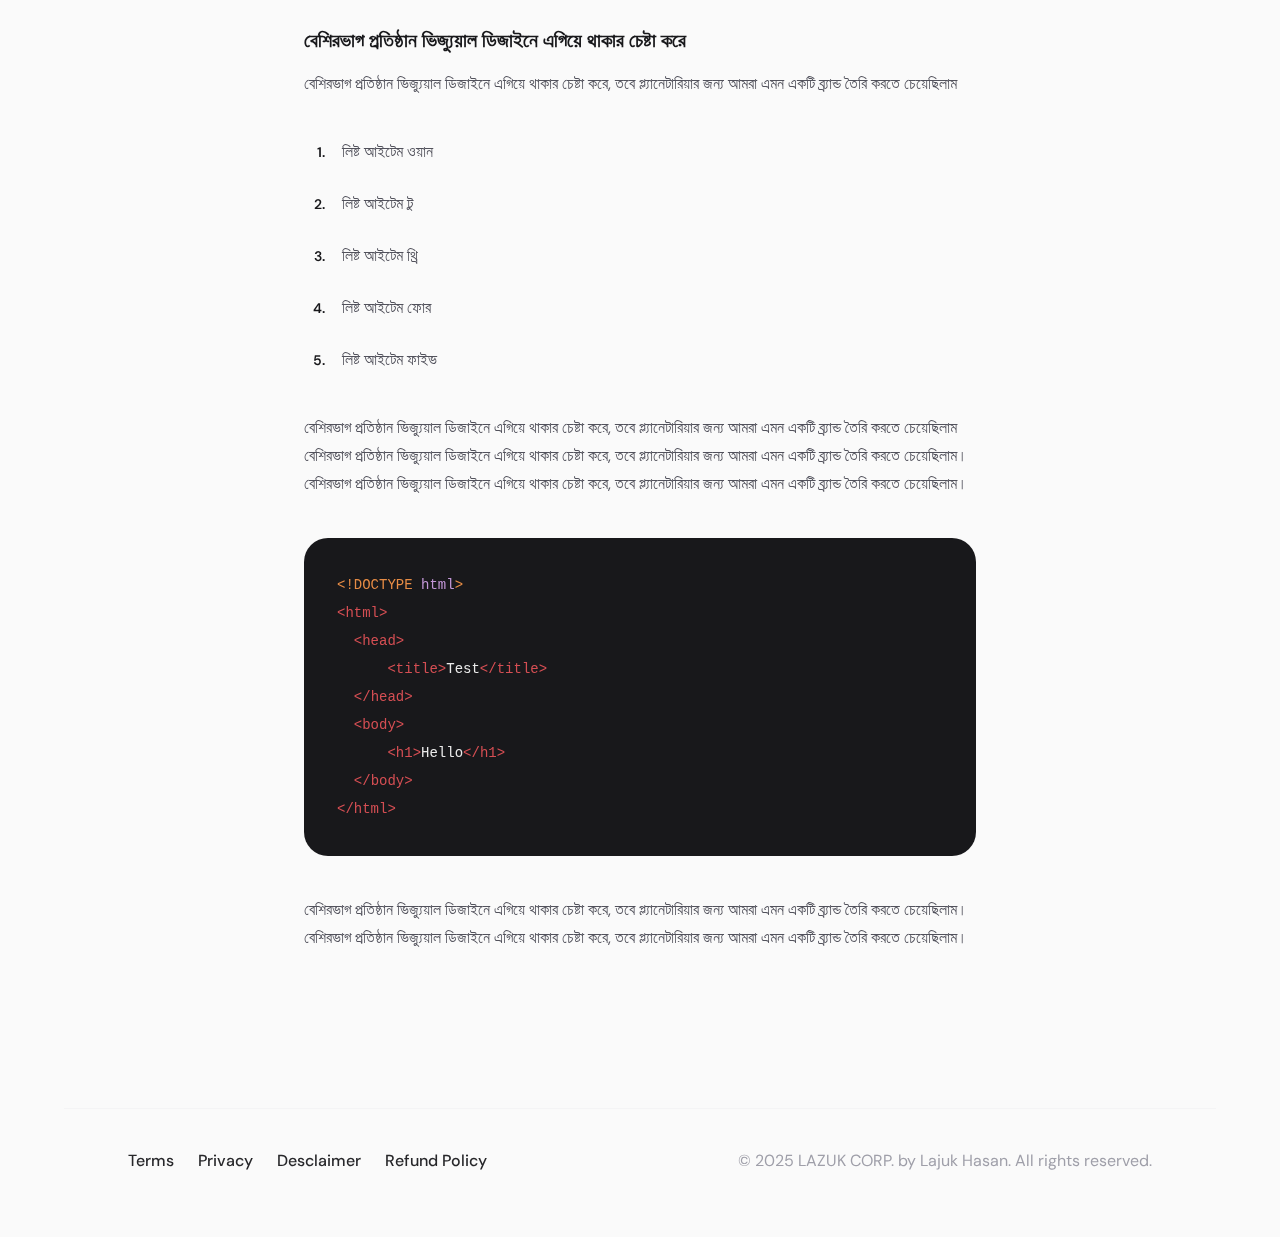
<file: single-article.html>
<!DOCTYPE html>
<html lang="en" class="h-full antialiased">
  <meta http-equiv="content-type" content="text/html;charset=utf-8" />
  <head>
    <meta charSet="utf-8" />
    <meta name="viewport" content="width=device-width, initial-scale=1" />
    <link rel="stylesheet" href="assets/css/tailwind.min.css" />
    <link rel="stylesheet" href="assets/css/style.css" />
    <title>এটি একটি বাংলায় লেখা ব্লগ পোষ্ট এর টাইটেল - লাজুক হাসান</title>
    <meta name="description" content="বেশিরভাগ প্রতিষ্ঠান ভিজ্যুয়াল ডিজাইনে এগিয়ে থাকার চেষ্টা করে, তবে প্ল্যানেটারিয়ার জন্য আমরা এমন একটি ব্র্যান্ড তৈরি করতে চেয়েছিলাম যা আগামী ১০০ বছর পরেও আমাদের অনুপ্রাণিত করবে" />
    <link rel="icon" href="favicon.ico" type="image/x-icon"/>
  </head>
  <body class="flex h-full bg-zinc-50 dark:bg-black">
    <div class="flex w-full">
      <div class="fixed inset-0 flex justify-center sm:px-8">
        <div class="flex w-full max-w-7xl lg:px-8">
          <div class="w-full bg-white ring-1 ring-zinc-100 dark:bg-zinc-900 dark:ring-zinc-300/20"></div>
        </div>
      </div>
      <div class="relative flex w-full flex-col">
        <header class="pointer-events-none relative z-50 flex flex-none flex-col" style="height:var(--header-height);margin-bottom:var(--header-mb)">
          <div class="top-0 z-10 h-16 pt-6 header" style="position:var(--header-position)">
            <div class="sm:px-8 top-(--header-top,--spacing(6)) w-full" style="position:var(--header-inner-position)">
              <div class="mx-auto w-full max-w-7xl lg:px-8">
                <div class="relative px-4 sm:px-8 lg:px-12">
                  <div class="mx-auto max-w-2xl lg:max-w-5xl">
                    <div class="relative flex gap-4">
                      <div class="flex flex-1">
                        <div class="h-10 w-10 rounded-full bg-white/90 p-0.5 ring-1 shadow-lg shadow-zinc-800/5 ring-zinc-900/5 backdrop-blur-sm dark:bg-zinc-800/90 dark:ring-white/10">
                          <a class="pointer-events-auto" href="index.html">
                            <img alt="" class="rounded-full bg-zinc-100 object-cover dark:bg-zinc-800 h-9 w-9" src="assets/img/avatar.jpg" />
                          </a>
                        </div>
                      </div>
                      <div class="flex flex-1 justify-end md:justify-center">
                        <div class="pointer-events-auto" id="mobile-menu-toggle">
                          <button class="group flex items-center md:hidden rounded-full bg-white/90 px-4 py-2 text-sm font-medium text-zinc-800 ring-1 shadow-lg shadow-zinc-800/5 ring-zinc-900/5 backdrop-blur-sm dark:bg-zinc-800/90 dark:text-zinc-200 dark:ring-white/10 dark:hover:ring-white/20" type="button" aria-expanded="false">মেনু <svg viewBox="0 0 8 6" aria-hidden="true" class="ml-3 h-auto w-2 stroke-zinc-500 group-hover:stroke-zinc-700 dark:group-hover:stroke-zinc-400">
                              <path d="M1.75 1.75 4 4.25l2.25-2.5" fill="none" stroke-width="1.5" stroke-linecap="round" stroke-linejoin="round"></path>
                            </svg>
                          </button>
                        </div>

                        <div style="position:fixed;top:1px;left:1px;width:100%;height:100%;padding:0;margin:-1px;overflow:hidden;white-space:nowrap;border-width:0;display:none" class="overlay"></div>
                        
                        <nav class="pointer-events-auto hidden md:block">
                          <ul class="flex rounded-full bg-white/90 px-3 text-sm font-medium text-zinc-800 ring-1 shadow-lg shadow-zinc-800/5 ring-zinc-900/5 backdrop-blur-sm dark:bg-zinc-800/90 dark:text-zinc-200 dark:ring-white/10">
                            <li>
                              <a class="relative block px-3 py-2 transition hover:text-teal-500 dark:hover:text-teal-400" href="about.html">About</a>
                            </li>
                            <li>
                              <a class="relative block px-3 py-2 transition hover:text-teal-500 dark:hover:text-teal-400" href="articles.html">Articles</a>
                            </li>
                            <li>
                              <a class="relative block px-3 py-2 transition hover:text-teal-500 dark:hover:text-teal-400" href="projects.html">Projects</a>
                            </li>
                            <li>
                              <a class="relative block px-3 py-2 transition hover:text-teal-500 dark:hover:text-teal-400" href="courses.html">Courses</a>
                            </li>
                            <li>
                              <a class="relative block px-3 py-2 transition hover:text-teal-500 dark:hover:text-teal-400" href="resources.html">Resources</a>
                            </li>
                          </ul>
                        </nav>
                      </div>
                      <div class="flex justify-end md:flex-1 gap-4">
                        <div class="pointer-events-auto">
                          <button type="button" aria-label="Switch to light theme"  class="group rounded-full bg-white/90 px-3 py-2 ring-1 shadow-lg shadow-zinc-800/5 ring-zinc-900/5 backdrop-blur-sm transition dark:bg-zinc-800/90 dark:ring-white/10 dark:hover:ring-white/20">
                            <svg viewBox="0 0 24 24" stroke-width="1.5" stroke-linecap="round" stroke-linejoin="round" aria-hidden="true" class="h-6 w-6 fill-zinc-100 stroke-zinc-500 transition group-hover:fill-zinc-200 group-hover:stroke-zinc-700 dark:hidden [@media(prefers-color-scheme:dark)]:fill-teal-50 [@media(prefers-color-scheme:dark)]:stroke-teal-500 [@media(prefers-color-scheme:dark)]:group-hover:fill-teal-50 [@media(prefers-color-scheme:dark)]:group-hover:stroke-teal-600">
                              <path d="M8 12.25A4.25 4.25 0 0 1 12.25 8v0a4.25 4.25 0 0 1 4.25 4.25v0a4.25 4.25 0 0 1-4.25 4.25v0A4.25 4.25 0 0 1 8 12.25v0Z"></path>
                              <path d="M12.25 3v1.5M21.5 12.25H20M18.791 18.791l-1.06-1.06M18.791 5.709l-1.06 1.06M12.25 20v1.5M4.5 12.25H3M6.77 6.77 5.709 5.709M6.77 17.73l-1.061 1.061" fill="none"></path>
                            </svg>
                            <svg viewBox="0 0 24 24" aria-hidden="true" class="hidden h-6 w-6 fill-zinc-700 stroke-zinc-500 transition dark:block [@media_not_(prefers-color-scheme:dark)]:fill-teal-400/10 [@media_not_(prefers-color-scheme:dark)]:stroke-teal-500 [@media(prefers-color-scheme:dark)]:group-hover:stroke-zinc-400">
                              <path d="M17.25 16.22a6.937 6.937 0 0 1-9.47-9.47 7.451 7.451 0 1 0 9.47 9.47ZM12.75 7C17 7 17 2.75 17 2.75S17 7 21.25 7C17 7 17 11.25 17 11.25S17 7 12.75 7Z" stroke-width="1.5" stroke-linecap="round" stroke-linejoin="round"></path>
                            </svg>
                          </button>
                        </div>
                        <div class="pointer-events-auto">
                          <button type="button" aria-label="User account" class="group h-10 w-10 rounded-full bg-white/90 ring-1 shadow-lg shadow-zinc-800/5 ring-zinc-900/5 backdrop-blur-sm transition dark:bg-zinc-800/90 dark:ring-white/10 dark:hover:ring-white/20">
                            <a href="#" class="dark:text-zinc-200 user-login">
                              <svg class="mx-0" xmlns="http://www.w3.org/2000/svg" width="24" height="24" viewBox="0 0 24 24" fill="none" stroke="currentColor" stroke-width="2" stroke-linecap="round" stroke-linejoin="round" class="h-6 w-6 fill-zinc-100 stroke-zinc-500 transition group-hover:fill-zinc-200 group-hover:stroke-zinc-700 dark:fill-zinc-700 dark:stroke-zinc-400 dark:group-hover:stroke-zinc-300">
                                <path d="M19 21v-2a4 4 0 0 0-4-4H9a4 4 0 0 0-4 4v2"/>
                                <circle cx="12" cy="7" r="4"/>
                              </svg>
                            </a>
                          </button>
                        </div>
                      </div>
                    </div>
                  </div>
                </div>
              </div>
            </div>
          </div>
        </header>

        <!-- Mobile Menu -->
        <div style="display: none;" class="fixed inset-x-4 top-8 z-50 origin-top rounded-3xl bg-white p-8 ring-1 ring-zinc-900/5 duration-150 data-closed:scale-95  data-enter:ease-out data-leave:ease-in dark:bg-zinc-900 dark:ring-zinc-800" id="mobile-menu-content">
          <div class="flex flex-row-reverse items-center justify-between">
            <button id="mobile-menu-close" aria-label="Close menu" class="-m-1 p-1" type="button">
              <svg viewBox="0 0 24 24" aria-hidden="true" class="h-6 w-6 text-zinc-500 dark:text-zinc-400">
                <path d="m17.25 6.75-10.5 10.5M6.75 6.75l10.5 10.5" fill="none" stroke="currentColor" stroke-width="1.5" stroke-linecap="round" stroke-linejoin="round"></path>
              </svg>
            </button>
            <h2 class="text-sm font-medium text-zinc-600 dark:text-zinc-400">নেভিগেশন </h2>
          </div>
          <nav class="mt-6">
            <ul class="-my-2 divide-y divide-zinc-100 text-base text-zinc-800 dark:divide-zinc-100/5 dark:text-zinc-300">
              <li>
                <a class="block py-2" href="/about.html">About</a>
              </li>
              <li>
                <a class="block py-2" href="/articles.html">Articles</a>
              </li>
              <li>
                <a class="block py-2" href="/projects.html">Projects</a>
              </li>
              <li>
                <a class="block py-2" href="/courses.html">Courses</a>
              </li>
              <li>
                <a class="block py-2" href="/resources.html">টুলস</a>
              </li>
            </ul>
          </nav>
        </div>

        <main class="flex-auto">
          <div class="flex-none" style="height:61px"></div>
          <div class="sm:px-8 mt-16 lg:mt-32">
            <div class="mx-auto w-full max-w-7xl lg:px-8">
              <div class="relative px-4 sm:px-8 lg:px-12">
                <div class="mx-auto max-w-2xl lg:max-w-5xl">
                  <div class="xl:relative">
                    <div class="mx-auto max-w-2xl">
                      <a href="articles.html" id="dynamicBackButton" class="group mb-8 flex h-10 w-10 items-center justify-center rounded-full bg-white ring-1 shadow-md shadow-zinc-800/5 ring-zinc-900/5 transition lg:absolute lg:-left-5 lg:-mt-2 lg:mb-0 xl:-top-1.5 xl:left-0 xl:mt-0 dark:border dark:border-zinc-700/50 dark:bg-zinc-800 dark:ring-0 dark:ring-white/10 dark:hover:border-zinc-700 dark:hover:ring-white/20">
                        <svg viewBox="0 0 16 16" fill="none" aria-hidden="true" class="h-4 w-4 stroke-zinc-500 transition group-hover:stroke-zinc-700 dark:stroke-zinc-500 dark:group-hover:stroke-zinc-400">
                          <path d="M7.25 11.25 3.75 8m0 0 3.5-3.25M3.75 8h8.5" stroke-width="1.5" stroke-linecap="round" stroke-linejoin="round"></path>
                        </svg>
                      </a>
                      <article>
                        <header class="flex flex-col">
                          <h1 class="mt-6 text-4xl font-bold tracking-tight text-zinc-800 sm:text-5xl dark:text-zinc-100">এটি একটি বাংলায় লেখা ব্লগ পোষ্ট এর টাইটেল</h1>
                          <time dateTime="2022-09-05" class="order-first flex items-center text-base text-zinc-400 dark:text-zinc-500">
                            <span class="h-4 w-0.5 rounded-full bg-zinc-200 dark:bg-zinc-500"></span>
                            <span class="ml-3">০২ সেপ্টেম্বর, ২০২৪ </span>
                          </time>
                        </header>
                        <div class="mt-8 prose dark:prose-invert" data-mdx-content="true">
                          <p>বেশিরভাগ প্রতিষ্ঠান ভিজ্যুয়াল ডিজাইনে এগিয়ে থাকার চেষ্টা করে, তবে প্ল্যানেটারিয়ার জন্য আমরা এমন একটি ব্র্যান্ড তৈরি করতে চেয়েছিলাম যা আগামী ১০০ বছর পরেও আমাদের অনুপ্রাণিত করবে, যখন মানবতা আমাদের পুরো সৌরজগৎ জুড়ে ছড়িয়ে পড়বে।</p>
                          <img alt="" src="assets/img/planetaria-design-system.png" />
                          <p>বেশিরভাগ প্রতিষ্ঠান ভিজ্যুয়াল ডিজাইনে এগিয়ে থাকার চেষ্টা করে, তবে প্ল্যানেটারিয়ার জন্য আমরা এমন একটি ব্র্যান্ড তৈরি করতে চেয়েছিলাম যা আগামী ১০০ বছর পরেও আমাদের অনুপ্রাণিত করবে, যখন মানবতা আমাদের পুরো সৌরজগৎ জুড়ে ছড়িয়ে পড়বে।</p>
                          <h2>পোষ্ট সাবটাইটেল</h2>
                          <p>বেশিরভাগ প্রতিষ্ঠান ভিজ্যুয়াল ডিজাইনে এগিয়ে থাকার চেষ্টা করে, তবে প্ল্যানেটারিয়ার জন্য আমরা এমন একটি ব্র্যান্ড তৈরি করতে চেয়েছিলাম যা আগামী ১০০ বছর পরেও আমাদের অনুপ্রাণিত করবে, যখন মানবতা আমাদের পুরো সৌরজগৎ জুড়ে ছড়িয়ে পড়বে।</p>
                          <p>বেশিরভাগ প্রতিষ্ঠান ভিজ্যুয়াল ডিজাইনে এগিয়ে থাকার চেষ্টা করে, তবে প্ল্যানেটারিয়ার জন্য আমরা এমন একটি ব্র্যান্ড তৈরি করতে চেয়েছিলাম যা আগামী ১০০ বছর পরেও আমাদের অনুপ্রাণিত করবে, যখন মানবতা আমাদের পুরো সৌরজগৎ জুড়ে ছড়িয়ে পড়বে।</p>
<pre><code class="javascript">$(document).ready(function() {
  $('pre code').each(function(i, block) {
    hljs.highlightBlock(block);
  });
});</code>
</pre>
                          <p>বেশিরভাগ প্রতিষ্ঠান ভিজ্যুয়াল ডিজাইনে এগিয়ে থাকার চেষ্টা করে, তবে প্ল্যানেটারিয়ার জন্য আমরা এমন একটি ব্র্যান্ড তৈরি করতে চেয়েছিলাম</p>
                          <h2>বেশিরভাগ প্রতিষ্ঠান ভিজ্যুয়াল ডিজাইনে এগিয়ে থাকার চেষ্টা করে</h2>
                          <p>বেশিরভাগ প্রতিষ্ঠান ভিজ্যুয়াল ডিজাইনে এগিয়ে থাকার চেষ্টা করে, তবে প্ল্যানেটারিয়ার জন্য আমরা এমন একটি ব্র্যান্ড তৈরি করতে চেয়েছিলাম</p>
                          <ol>
                            <li>লিষ্ট আইটেম ওয়ান</li>
                            <li>লিষ্ট আইটেম টু</li>
                            <li>লিষ্ট আইটেম থ্রি</li>
                            <li>লিষ্ট আইটেম ফোর</li>
                            <li>লিষ্ট আইটেম ফাইভ</li>
                          </ol>
                          <p>বেশিরভাগ প্রতিষ্ঠান ভিজ্যুয়াল ডিজাইনে এগিয়ে থাকার চেষ্টা করে, তবে প্ল্যানেটারিয়ার জন্য আমরা এমন একটি ব্র্যান্ড তৈরি করতে চেয়েছিলাম বেশিরভাগ প্রতিষ্ঠান ভিজ্যুয়াল ডিজাইনে এগিয়ে থাকার চেষ্টা করে, তবে প্ল্যানেটারিয়ার জন্য আমরা এমন একটি ব্র্যান্ড তৈরি করতে চেয়েছিলাম। বেশিরভাগ প্রতিষ্ঠান ভিজ্যুয়াল ডিজাইনে এগিয়ে থাকার চেষ্টা করে, তবে প্ল্যানেটারিয়ার জন্য আমরা এমন একটি ব্র্যান্ড তৈরি করতে চেয়েছিলাম।</p>
<pre>
<code class="html">&lt;!DOCTYPE html&gt;
&lt;html&gt;
  &lt;head&gt;
      &lt;title&gt;Test&lt;/title&gt;
  &lt;/head&gt;
  &lt;body&gt;
      &lt;h1&gt;Hello&lt;/h1&gt;
  &lt;/body&gt;
&lt;/html&gt;
</code></pre>
                        <p>বেশিরভাগ প্রতিষ্ঠান ভিজ্যুয়াল ডিজাইনে এগিয়ে থাকার চেষ্টা করে, তবে প্ল্যানেটারিয়ার জন্য আমরা এমন একটি ব্র্যান্ড তৈরি করতে চেয়েছিলাম। বেশিরভাগ প্রতিষ্ঠান ভিজ্যুয়াল ডিজাইনে এগিয়ে থাকার চেষ্টা করে, তবে প্ল্যানেটারিয়ার জন্য আমরা এমন একটি ব্র্যান্ড তৈরি করতে চেয়েছিলাম।</p>
                        </div>
                      </article>
                    </div>
                  </div>
                </div>
              </div>
            </div>
          </div>
        </main>

        <footer class="mt-32 flex-none">
          <div class="sm:px-8">
            <div class="mx-auto w-full max-w-7xl lg:px-8">
              <div class="border-t border-zinc-100 pt-10 pb-16 dark:border-zinc-700/40">
                <div class="relative px-4 sm:px-8 lg:px-12">
                  <div class="mx-auto max-w-2xl lg:max-w-5xl">
                    <div class="flex flex-col items-center justify-between gap-6 sm:flex-row">
                      <div class="flex flex-wrap justify-center gap-x-6 gap-y-1 text-sm font-medium text-zinc-800 dark:text-zinc-200">
                        <a class="transition hover:text-teal-500 dark:hover:text-teal-400" href="terms.html">Terms</a>
                        <a class="transition hover:text-teal-500 dark:hover:text-teal-400" href="privacy.html">Privacy</a>
                        <a class="transition hover:text-teal-500 dark:hover:text-teal-400" href="disclaimer.html">Desclaimer</a>
                        <a class="transition hover:text-teal-500 dark:hover:text-teal-400" href="refund.html">Refund Policy</a>
                      </div>
                      <p class="text-sm text-zinc-400 dark:text-zinc-500">
                        &copy; 2025 <a href="https://lazukcorp.com/" target="_blank" class="transition hover:text-teal-500 dark:hover:text-teal-400">LAZUK CORP.</a> by Lajuk Hasan. All rights reserved.
                      </p>
                    </div>
                  </div>
                </div>
              </div>
            </div>
          </div>
        </footer>
      </div>
    </div>

    <!-- Highlight.js Script -->
    <script src="assets/js/highlight.min.js"></script>

    <!-- Main JS -->
    <script src="assets/js/main.js"></script>
 
  </body>
</html>
</file>
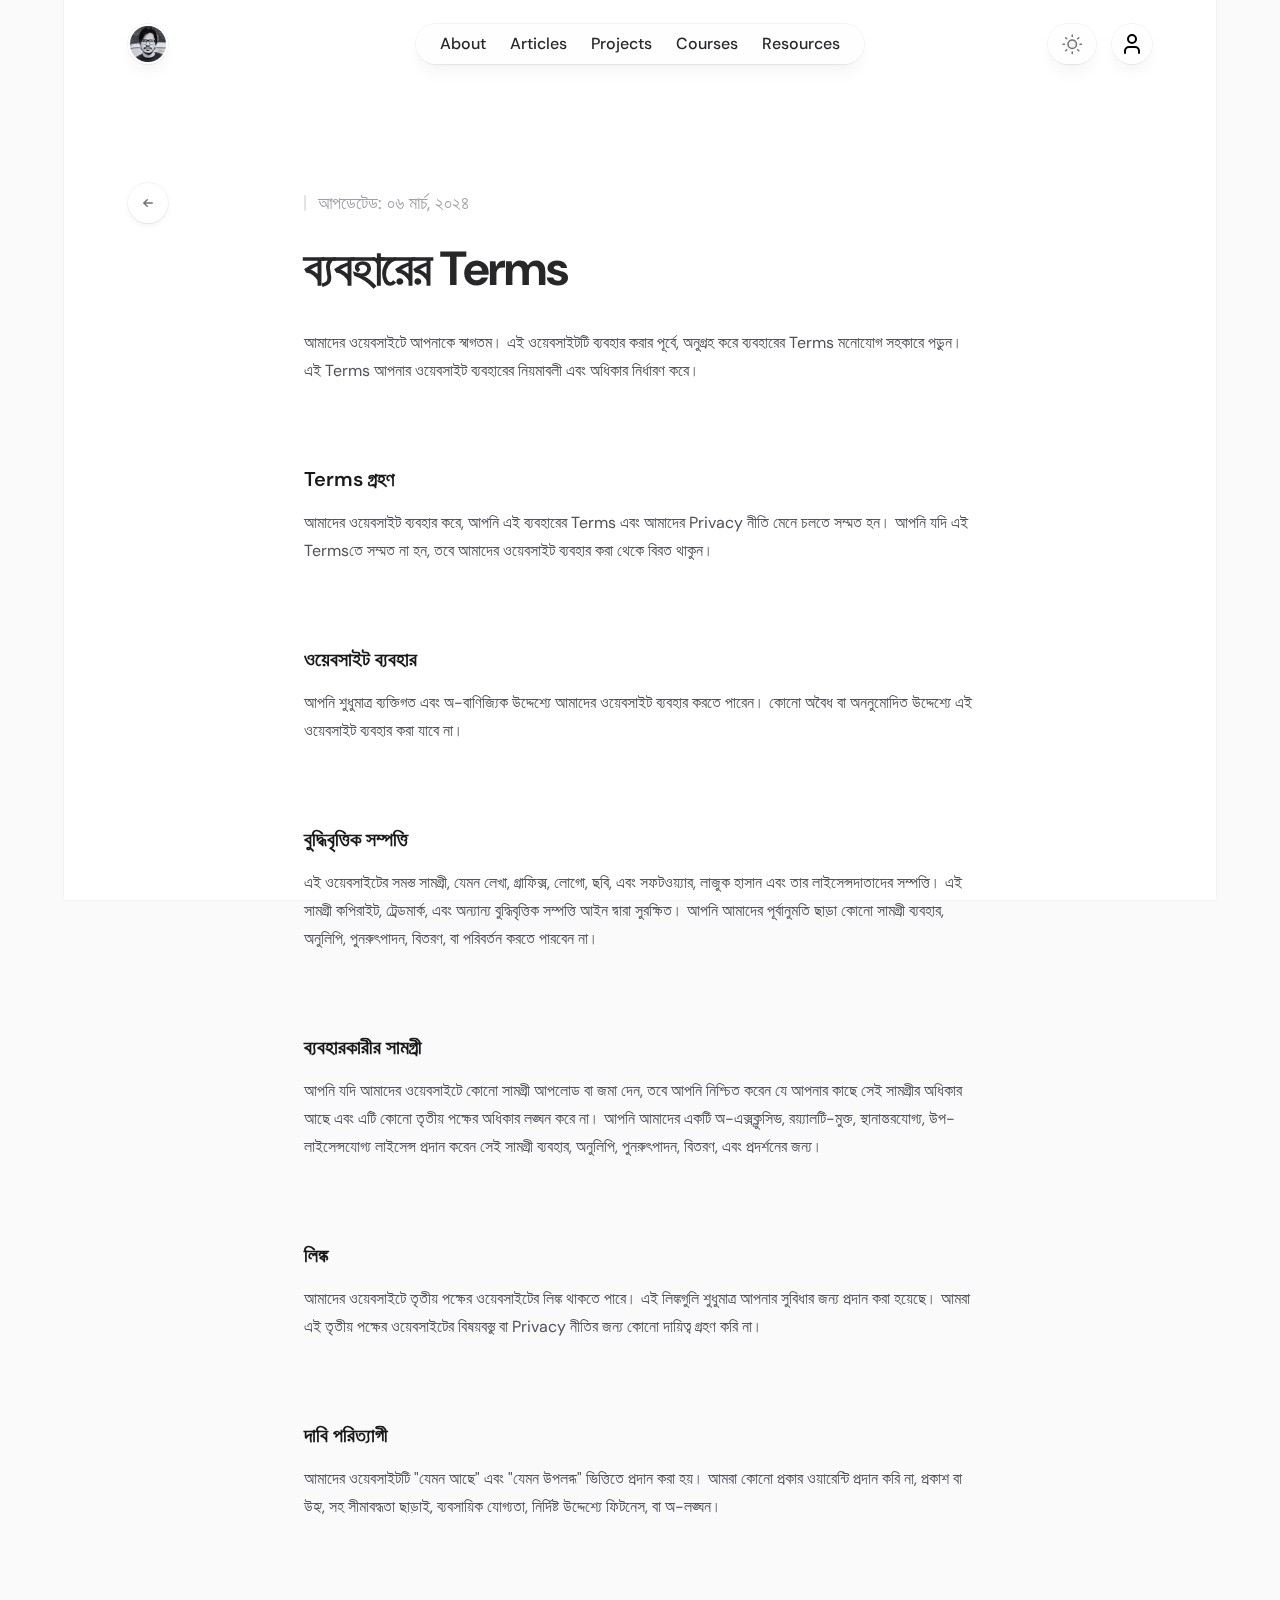
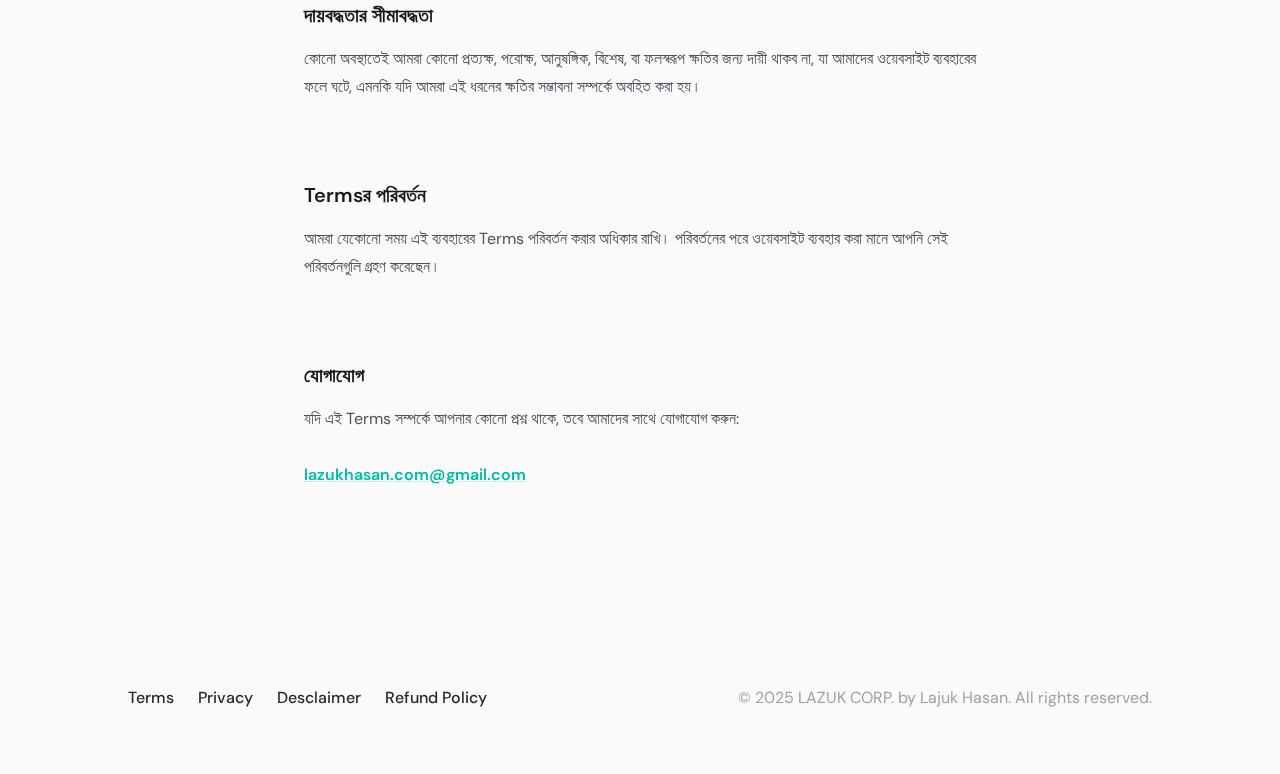
<file: terms.html>
<!DOCTYPE html>
<html lang="en" class="h-full antialiased">
  <meta http-equiv="content-type" content="text/html;charset=utf-8" />
  <head>
    <meta charSet="utf-8" />
    <meta name="viewport" content="width=device-width, initial-scale=1" />
    <link rel="stylesheet" href="assets/css/tailwind.min.css" />
    <link rel="stylesheet" href="assets/css/style.css" />
    <title>ব্যবহারের Terms - লাজুক হাসান</title>
    <meta name="description" content="আমাদের ওয়েবসাইটে আপনাকে স্বাগতম। এই ওয়েবসাইটটি ব্যবহার করার পূর্বে, অনুগ্রহ করে ব্যবহারের Terms মনোযোগ সহকারে পড়ুন। এই Terms আপনার ওয়েবসাইট ব্যবহারের" />
    <link rel="icon" href="favicon.ico" type="image/x-icon"/>
  </head>
  <body class="flex h-full bg-zinc-50 dark:bg-black">
    <div class="flex w-full">
      <div class="fixed inset-0 flex justify-center sm:px-8">
        <div class="flex w-full max-w-7xl lg:px-8">
          <div class="w-full bg-white ring-1 ring-zinc-100 dark:bg-zinc-900 dark:ring-zinc-300/20"></div>
        </div>
      </div>
      <div class="relative flex w-full flex-col">
        <header class="pointer-events-none relative z-50 flex flex-none flex-col" style="height:var(--header-height);margin-bottom:var(--header-mb)">
          <div class="top-0 z-10 h-16 pt-6 header" style="position:var(--header-position)">
            <div class="sm:px-8 top-(--header-top,--spacing(6)) w-full" style="position:var(--header-inner-position)">
              <div class="mx-auto w-full max-w-7xl lg:px-8">
                <div class="relative px-4 sm:px-8 lg:px-12">
                  <div class="mx-auto max-w-2xl lg:max-w-5xl">
                    <div class="relative flex gap-4">
                      <div class="flex flex-1">
                        <div class="h-10 w-10 rounded-full bg-white/90 p-0.5 ring-1 shadow-lg shadow-zinc-800/5 ring-zinc-900/5 backdrop-blur-sm dark:bg-zinc-800/90 dark:ring-white/10">
                          <a class="pointer-events-auto" href="index.html">
                            <img alt="" class="rounded-full bg-zinc-100 object-cover dark:bg-zinc-800 h-9 w-9" src="assets/img/avatar.jpg" />
                          </a>
                        </div>
                      </div>
                      <div class="flex flex-1 justify-end md:justify-center">
                        <div class="pointer-events-auto" id="mobile-menu-toggle">
                          <button class="group flex items-center md:hidden rounded-full bg-white/90 px-4 py-2 text-sm font-medium text-zinc-800 ring-1 shadow-lg shadow-zinc-800/5 ring-zinc-900/5 backdrop-blur-sm dark:bg-zinc-800/90 dark:text-zinc-200 dark:ring-white/10 dark:hover:ring-white/20" type="button" aria-expanded="false">মেনু <svg viewBox="0 0 8 6" aria-hidden="true" class="ml-3 h-auto w-2 stroke-zinc-500 group-hover:stroke-zinc-700 dark:group-hover:stroke-zinc-400">
                              <path d="M1.75 1.75 4 4.25l2.25-2.5" fill="none" stroke-width="1.5" stroke-linecap="round" stroke-linejoin="round"></path>
                            </svg>
                          </button>
                        </div>
                        
                        <div style="position:fixed;top:1px;left:1px;width:100%;height:100%;padding:0;margin:-1px;overflow:hidden;white-space:nowrap;border-width:0;display:none" class="overlay"></div>
                        
                        <nav class="pointer-events-auto hidden md:block">
                          <ul class="flex rounded-full bg-white/90 px-3 text-sm font-medium text-zinc-800 ring-1 shadow-lg shadow-zinc-800/5 ring-zinc-900/5 backdrop-blur-sm dark:bg-zinc-800/90 dark:text-zinc-200 dark:ring-white/10">
                            <li>
                              <a class="relative block px-3 py-2 transition hover:text-teal-500 dark:hover:text-teal-400" href="about.html">About</a>
                            </li>
                            <li>
                              <a class="relative block px-3 py-2 transition hover:text-teal-500 dark:hover:text-teal-400" href="articles.html">Articles</a>
                            </li>
                            <li>
                              <a class="relative block px-3 py-2 transition hover:text-teal-500 dark:hover:text-teal-400" href="projects.html">Projects</a>
                            </li>
                            <li>
                              <a class="relative block px-3 py-2 transition hover:text-teal-500 dark:hover:text-teal-400" href="courses.html">Courses</a>
                            </li>
                            <li>
                              <a class="relative block px-3 py-2 transition hover:text-teal-500 dark:hover:text-teal-400" href="resources.html">Resources</a>
                            </li>
                          </ul>
                        </nav>
                      </div>
                      <div class="flex justify-end md:flex-1 gap-4">
                        <div class="pointer-events-auto">
                          <button type="button" aria-label="Switch to light theme"  class="group rounded-full bg-white/90 px-3 py-2 ring-1 shadow-lg shadow-zinc-800/5 ring-zinc-900/5 backdrop-blur-sm transition dark:bg-zinc-800/90 dark:ring-white/10 dark:hover:ring-white/20">
                            <svg viewBox="0 0 24 24" stroke-width="1.5" stroke-linecap="round" stroke-linejoin="round" aria-hidden="true" class="h-6 w-6 fill-zinc-100 stroke-zinc-500 transition group-hover:fill-zinc-200 group-hover:stroke-zinc-700 dark:hidden [@media(prefers-color-scheme:dark)]:fill-teal-50 [@media(prefers-color-scheme:dark)]:stroke-teal-500 [@media(prefers-color-scheme:dark)]:group-hover:fill-teal-50 [@media(prefers-color-scheme:dark)]:group-hover:stroke-teal-600">
                              <path d="M8 12.25A4.25 4.25 0 0 1 12.25 8v0a4.25 4.25 0 0 1 4.25 4.25v0a4.25 4.25 0 0 1-4.25 4.25v0A4.25 4.25 0 0 1 8 12.25v0Z"></path>
                              <path d="M12.25 3v1.5M21.5 12.25H20M18.791 18.791l-1.06-1.06M18.791 5.709l-1.06 1.06M12.25 20v1.5M4.5 12.25H3M6.77 6.77 5.709 5.709M6.77 17.73l-1.061 1.061" fill="none"></path>
                            </svg>
                            <svg viewBox="0 0 24 24" aria-hidden="true" class="hidden h-6 w-6 fill-zinc-700 stroke-zinc-500 transition dark:block [@media_not_(prefers-color-scheme:dark)]:fill-teal-400/10 [@media_not_(prefers-color-scheme:dark)]:stroke-teal-500 [@media(prefers-color-scheme:dark)]:group-hover:stroke-zinc-400">
                              <path d="M17.25 16.22a6.937 6.937 0 0 1-9.47-9.47 7.451 7.451 0 1 0 9.47 9.47ZM12.75 7C17 7 17 2.75 17 2.75S17 7 21.25 7C17 7 17 11.25 17 11.25S17 7 12.75 7Z" stroke-width="1.5" stroke-linecap="round" stroke-linejoin="round"></path>
                            </svg>
                          </button>
                        </div>
                        <div class="pointer-events-auto">
                          <button type="button" aria-label="User account" class="group h-10 w-10 rounded-full bg-white/90 ring-1 shadow-lg shadow-zinc-800/5 ring-zinc-900/5 backdrop-blur-sm transition dark:bg-zinc-800/90 dark:ring-white/10 dark:hover:ring-white/20">
                            <a href="#" class="dark:text-zinc-200 user-login">
                              <svg class="mx-0" xmlns="http://www.w3.org/2000/svg" width="24" height="24" viewBox="0 0 24 24" fill="none" stroke="currentColor" stroke-width="2" stroke-linecap="round" stroke-linejoin="round" class="h-6 w-6 fill-zinc-100 stroke-zinc-500 transition group-hover:fill-zinc-200 group-hover:stroke-zinc-700 dark:fill-zinc-700 dark:stroke-zinc-400 dark:group-hover:stroke-zinc-300">
                                <path d="M19 21v-2a4 4 0 0 0-4-4H9a4 4 0 0 0-4 4v2"/>
                                <circle cx="12" cy="7" r="4"/>
                              </svg>
                            </a>
                          </button>
                        </div>
                      </div>
                    </div>
                  </div>
                </div>
              </div>
            </div>
          </div>
        </header>

        <!-- Mobile Menu -->
        <div style="display: none;" class="fixed inset-x-4 top-8 z-50 origin-top rounded-3xl bg-white p-8 ring-1 ring-zinc-900/5 duration-150 data-closed:scale-95  data-enter:ease-out data-leave:ease-in dark:bg-zinc-900 dark:ring-zinc-800" id="mobile-menu-content">
          <div class="flex flex-row-reverse items-center justify-between">
            <button id="mobile-menu-close" aria-label="Close menu" class="-m-1 p-1" type="button">
              <svg viewBox="0 0 24 24" aria-hidden="true" class="h-6 w-6 text-zinc-500 dark:text-zinc-400">
                <path d="m17.25 6.75-10.5 10.5M6.75 6.75l10.5 10.5" fill="none" stroke="currentColor" stroke-width="1.5" stroke-linecap="round" stroke-linejoin="round"></path>
              </svg>
            </button>
            <h2 class="text-sm font-medium text-zinc-600 dark:text-zinc-400">নেভিগেশন </h2>
          </div>
          <nav class="mt-6">
            <ul class="-my-2 divide-y divide-zinc-100 text-base text-zinc-800 dark:divide-zinc-100/5 dark:text-zinc-300">
              <li>
                <a class="block py-2" href="/about.html">About</a>
              </li>
              <li>
                <a class="block py-2" href="/articles.html">Articles</a>
              </li>
              <li>
                <a class="block py-2" href="/projects.html">Projects</a>
              </li>
              <li>
                <a class="block py-2" href="/courses.html">Courses</a>
              </li>
              <li>
                <a class="block py-2" href="/resources.html">টুলস</a>
              </li>
            </ul>
          </nav>
        </div>

        <main class="flex-auto">
          <div class="flex-none" style="height:61px"></div>
          <div class="sm:px-8 mt-16 lg:mt-32">
            <div class="mx-auto w-full max-w-7xl lg:px-8">
              <div class="relative px-4 sm:px-8 lg:px-12">
                <div class="mx-auto max-w-2xl lg:max-w-5xl">
                  <div class="xl:relative">
                    <div class="mx-auto max-w-2xl">
                      <a href="index.html" id="dynamicBackButton" class="group mb-8 flex h-10 w-10 items-center justify-center rounded-full bg-white ring-1 shadow-md shadow-zinc-800/5 ring-zinc-900/5 transition lg:absolute lg:-left-5 lg:-mt-2 lg:mb-0 xl:-top-1.5 xl:left-0 xl:mt-0 dark:border dark:border-zinc-700/50 dark:bg-zinc-800 dark:ring-0 dark:ring-white/10 dark:hover:border-zinc-700 dark:hover:ring-white/20">
                        <svg viewBox="0 0 16 16" fill="none" aria-hidden="true" class="h-4 w-4 stroke-zinc-500 transition group-hover:stroke-zinc-700 dark:stroke-zinc-500 dark:group-hover:stroke-zinc-400">
                          <path d="M7.25 11.25 3.75 8m0 0 3.5-3.25M3.75 8h8.5" stroke-width="1.5" stroke-linecap="round" stroke-linejoin="round"></path>
                        </svg>
                      </a>
                      <article>
                        <header class="flex flex-col">
                          <h1 class="mt-6 text-4xl font-bold tracking-tight text-zinc-800 sm:text-5xl dark:text-zinc-100">ব্যবহারের Terms</h1>
                          <time dateTime="2024-03-06" class="order-first flex items-center text-base text-zinc-400 dark:text-zinc-500">
                            <span class="h-4 w-0.5 rounded-full bg-zinc-200 dark:bg-zinc-500"></span>
                            <span class="ml-3">আপডেটেড: ০৬ মার্চ, ২০২৪</span>
                          </time>
                        </header>
                        <div class="mt-8 prose dark:prose-invert" data-mdx-content="true">
                          <p>আমাদের ওয়েবসাইটে আপনাকে স্বাগতম। এই ওয়েবসাইটটি ব্যবহার করার পূর্বে, অনুগ্রহ করে ব্যবহারের Terms মনোযোগ সহকারে পড়ুন। এই Terms আপনার ওয়েবসাইট ব্যবহারের নিয়মাবলী এবং অধিকার নির্ধারণ করে।</p>

                          <h2>Terms গ্রহণ</h2>
                          <p>আমাদের ওয়েবসাইট ব্যবহার করে, আপনি এই ব্যবহারের Terms এবং আমাদের Privacy নীতি মেনে চলতে সম্মত হন। আপনি যদি এই Termsতে সম্মত না হন, তবে আমাদের ওয়েবসাইট ব্যবহার করা থেকে বিরত থাকুন।</p>

                          <h2>ওয়েবসাইট ব্যবহার</h2>
                          <p>আপনি শুধুমাত্র ব্যক্তিগত এবং অ-বাণিজ্যিক উদ্দেশ্যে আমাদের ওয়েবসাইট ব্যবহার করতে পারেন। কোনো অবৈধ বা অননুমোদিত উদ্দেশ্যে এই ওয়েবসাইট ব্যবহার করা যাবে না।</p>

                          <h2>বুদ্ধিবৃত্তিক সম্পত্তি</h2>
                          <p>এই ওয়েবসাইটের সমস্ত সামগ্রী, যেমন লেখা, গ্রাফিক্স, লোগো, ছবি, এবং সফটওয়্যার, লাজুক হাসান এবং তার লাইসেন্সদাতাদের সম্পত্তি। এই সামগ্রী কপিরাইট, ট্রেডমার্ক, এবং অন্যান্য বুদ্ধিবৃত্তিক সম্পত্তি আইন দ্বারা সুরক্ষিত। আপনি আমাদের পূর্বানুমতি ছাড়া কোনো সামগ্রী ব্যবহার, অনুলিপি, পুনরুৎপাদন, বিতরণ, বা পরিবর্তন করতে পারবেন না।</p>

                          <h2>ব্যবহারকারীর সামগ্রী</h2>
                          <p>আপনি যদি আমাদের ওয়েবসাইটে কোনো সামগ্রী আপলোড বা জমা দেন, তবে আপনি নিশ্চিত করেন যে আপনার কাছে সেই সামগ্রীর অধিকার আছে এবং এটি কোনো তৃতীয় পক্ষের অধিকার লঙ্ঘন করে না। আপনি আমাদের একটি অ-এক্সক্লুসিভ, রয়্যালটি-মুক্ত, স্থানান্তরযোগ্য, উপ-লাইসেন্সযোগ্য লাইসেন্স প্রদান করেন সেই সামগ্রী ব্যবহার, অনুলিপি, পুনরুৎপাদন, বিতরণ, এবং প্রদর্শনের জন্য।</p>

                          <h2>লিঙ্ক</h2>
                          <p>আমাদের ওয়েবসাইটে তৃতীয় পক্ষের ওয়েবসাইটের লিঙ্ক থাকতে পারে। এই লিঙ্কগুলি শুধুমাত্র আপনার সুবিধার জন্য প্রদান করা হয়েছে। আমরা এই তৃতীয় পক্ষের ওয়েবসাইটের বিষয়বস্তু বা Privacy নীতির জন্য কোনো দায়িত্ব গ্রহণ করি না।</p>

                          <h2>দাবি পরিত্যাগী</h2>
                          <p>আমাদের ওয়েবসাইটটি "যেমন আছে" এবং "যেমন উপলব্ধ" ভিত্তিতে প্রদান করা হয়। আমরা কোনো প্রকার ওয়ারেন্টি প্রদান করি না, প্রকাশ বা উহ্য, সহ সীমাবদ্ধতা ছাড়াই, ব্যবসায়িক যোগ্যতা, নির্দিষ্ট উদ্দেশ্যে ফিটনেস, বা অ-লঙ্ঘন।</p>

                          <h2>দায়বদ্ধতার সীমাবদ্ধতা</h2>
                          <p>কোনো অবস্থাতেই আমরা কোনো প্রত্যক্ষ, পরোক্ষ, আনুষঙ্গিক, বিশেষ, বা ফলস্বরূপ ক্ষতির জন্য দায়ী থাকব না, যা আমাদের ওয়েবসাইট ব্যবহারের ফলে ঘটে, এমনকি যদি আমরা এই ধরনের ক্ষতির সম্ভাবনা সম্পর্কে অবহিত করা হয়।</p>

                          <h2>Termsর পরিবর্তন</h2>
                          <p>আমরা যেকোনো সময় এই ব্যবহারের Terms পরিবর্তন করার অধিকার রাখি। পরিবর্তনের পরে ওয়েবসাইট ব্যবহার করা মানে আপনি সেই পরিবর্তনগুলি গ্রহণ করেছেন।</p>

                          <h2>যোগাযোগ</h2>
                          <p>যদি এই Terms সম্পর্কে আপনার কোনো প্রশ্ন থাকে, তবে আমাদের সাথে যোগাযোগ করুন:</p>
                          <p><a href="mailto:lazukhasan.com@gmail.com">lazukhasan.com@gmail.com</a></p>
                        </div>
                      </article>
                    </div>
                  </div>
                </div>
              </div>
            </div>
          </div>
        </main>

        <footer class="mt-32 flex-none">
          <div class="sm:px-8">
            <div class="mx-auto w-full max-w-7xl lg:px-8">
              <div class="border-t border-zinc-100 pt-10 pb-16 dark:border-zinc-700/40">
                <div class="relative px-4 sm:px-8 lg:px-12">
                  <div class="mx-auto max-w-2xl lg:max-w-5xl">
                    <div class="flex flex-col items-center justify-between gap-6 sm:flex-row">
                      <div class="flex flex-wrap justify-center gap-x-6 gap-y-1 text-sm font-medium text-zinc-800 dark:text-zinc-200">
                        <a class="transition hover:text-teal-500 dark:hover:text-teal-400" href="terms.html">Terms</a>
                        <a class="transition hover:text-teal-500 dark:hover:text-teal-400" href="privacy.html">Privacy</a>
                        <a class="transition hover:text-teal-500 dark:hover:text-teal-400" href="disclaimer.html">Desclaimer</a>
                        <a class="transition hover:text-teal-500 dark:hover:text-teal-400" href="refund.html">Refund Policy</a>
                      </div>
                      <p class="text-sm text-zinc-400 dark:text-zinc-500">
                        &copy; 2025 <a href="https://lazukcorp.com/" target="_blank" class="transition hover:text-teal-500 dark:hover:text-teal-400">LAZUK CORP.</a> by Lajuk Hasan. All rights reserved.
                      </p>
                    </div>
                  </div>
                </div>
              </div>
            </div>
          </div>
        </footer>
      </div>
    </div>

    <!-- Highlight.js Script -->
    <script src="assets/js/highlight.min.js"></script>

    <!-- Main JS -->
    <script src="assets/js/main.js"></script>
 
  </body>
</html>
</file>
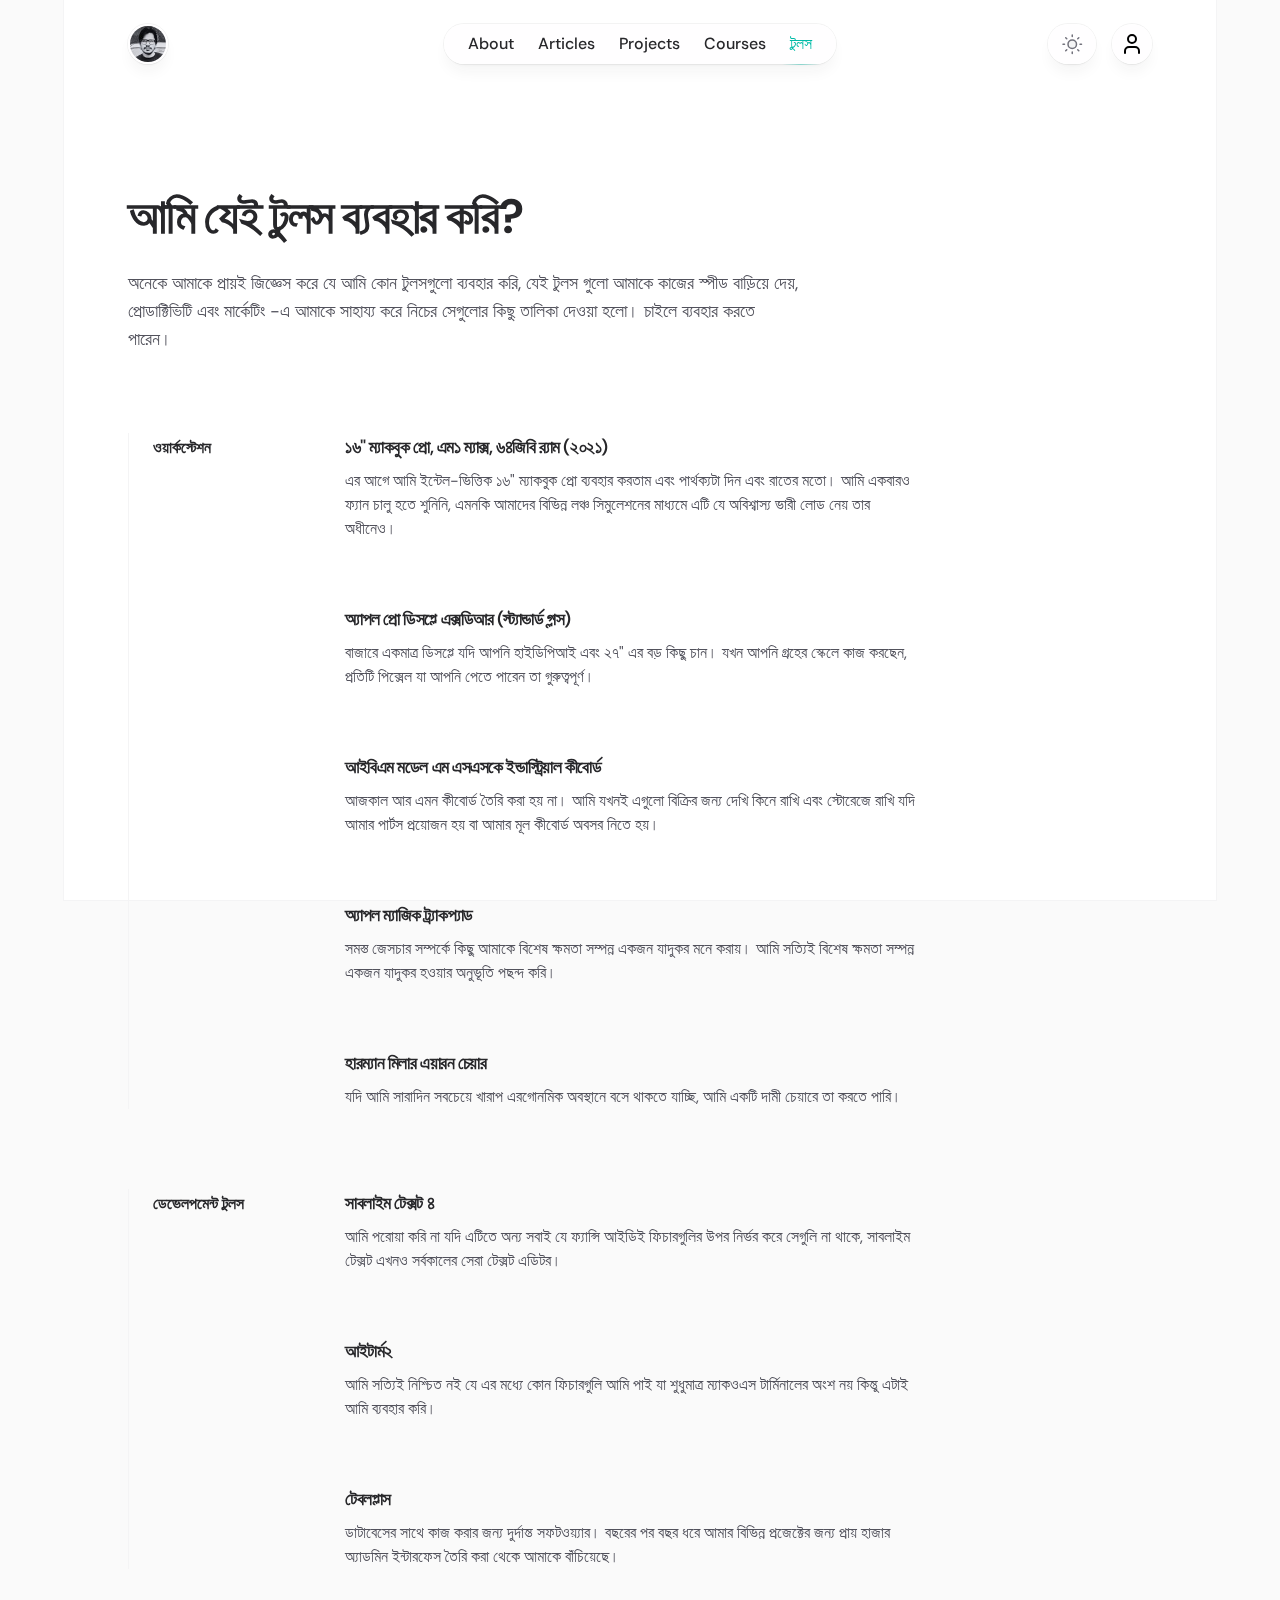
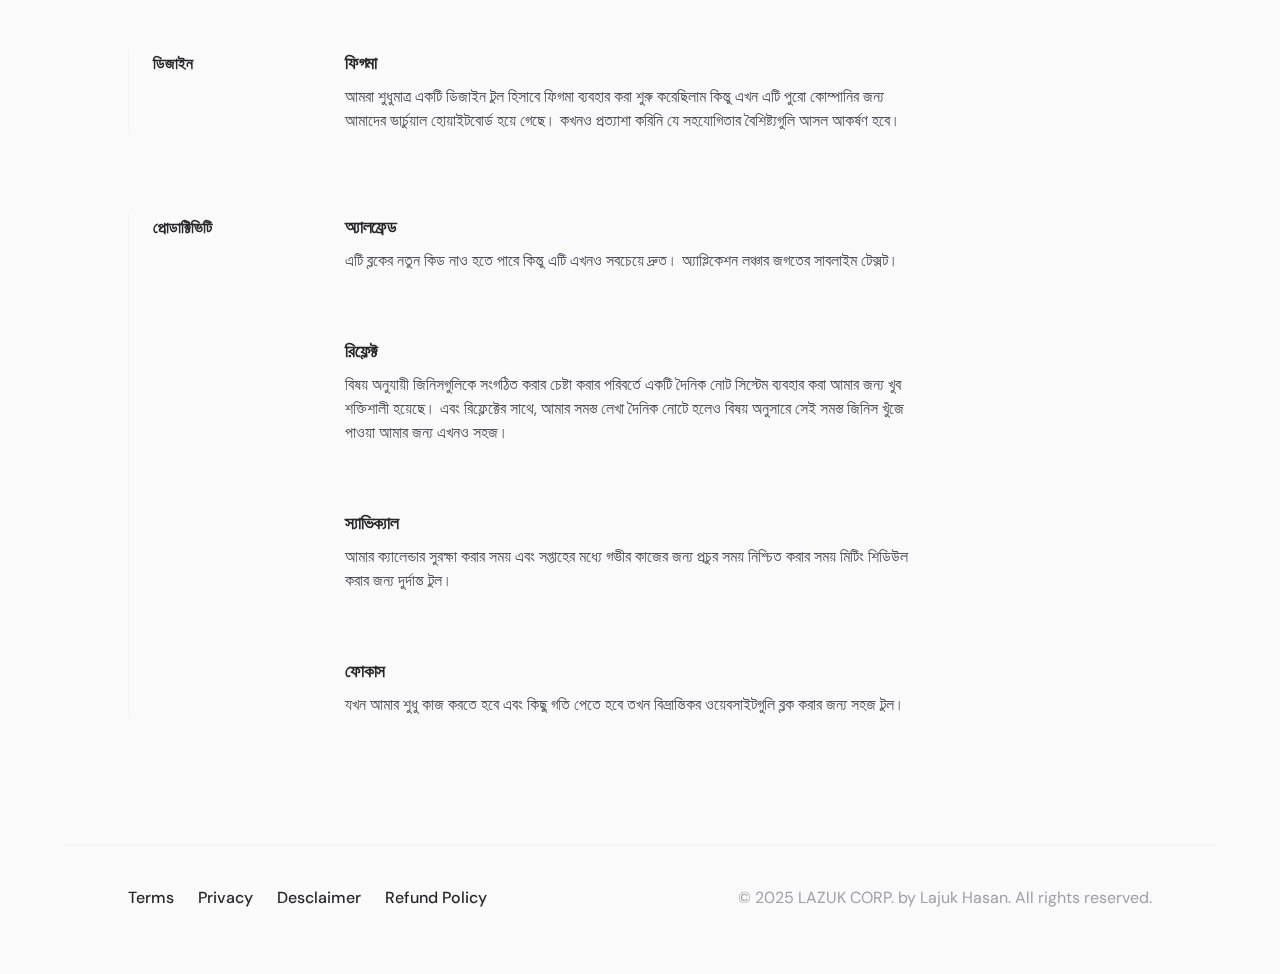
<file: tools.html>
<!DOCTYPE html>
<html lang="en" class="h-full antialiased">
  <meta http-equiv="content-type" content="text/html;charset=utf-8" />
  <head>
    <meta charSet="utf-8" />
    <meta name="viewport" content="width=device-width, initial-scale=1" />
    <link rel="stylesheet" href="assets/css/tailwind.min.css" />
    <link rel="stylesheet" href="assets/css/style.css" />
    <title>টুলস - লাজুক হাসান</title>
    <meta name="description" content="আমি যেই টুলস ব্যবহার করি? অনেকে আমাকে প্রায়ই জিজ্ঞেস করে যে আমি কোন টুলসগুলো ব্যবহার করি, যেই টুলস গুলো আমাকে কাজের স্পীড বাড়িয়ে দেয়, প্রোডাক্টিভিটি এবং" />
    <link rel="icon" href="favicon.ico" type="image/x-icon" />
  </head>
  <body class="flex h-full bg-zinc-50 dark:bg-black">
    <div class="flex w-full">
      <div class="fixed inset-0 flex justify-center sm:px-8">
        <div class="flex w-full max-w-7xl lg:px-8">
          <div class="w-full bg-white ring-1 ring-zinc-100 dark:bg-zinc-900 dark:ring-zinc-300/20"></div>
        </div>
      </div>
      <div class="relative flex w-full flex-col">
        <header class="pointer-events-none relative z-50 flex flex-none flex-col" style="height:var(--header-height);margin-bottom:var(--header-mb)">
          <div class="top-0 z-10 h-16 pt-6 header" style="position:var(--header-position)">
            <div class="sm:px-8 top-(--header-top,--spacing(6)) w-full" style="position:var(--header-inner-position)">
              <div class="mx-auto w-full max-w-7xl lg:px-8">
                <div class="relative px-4 sm:px-8 lg:px-12">
                  <div class="mx-auto max-w-2xl lg:max-w-5xl">
                    <div class="relative flex gap-4">
                      <div class="flex flex-1">
                        <div class="h-10 w-10 rounded-full bg-white/90 p-0.5 ring-1 shadow-lg shadow-zinc-800/5 ring-zinc-900/5 backdrop-blur-sm dark:bg-zinc-800/90 dark:ring-white/10">
                          <a class="pointer-events-auto" href="index.html">
                            <img alt="" class="rounded-full bg-zinc-100 object-cover dark:bg-zinc-800 h-9 w-9" src="assets/img/avatar.jpg" />
                          </a>
                        </div>
                      </div>
                      <div class="flex flex-1 justify-end md:justify-center">
                        <div class="pointer-events-auto" id="mobile-menu-toggle">
                          <button class="group flex items-center md:hidden rounded-full bg-white/90 px-4 py-2 text-sm font-medium text-zinc-800 ring-1 shadow-lg shadow-zinc-800/5 ring-zinc-900/5 backdrop-blur-sm dark:bg-zinc-800/90 dark:text-zinc-200 dark:ring-white/10 dark:hover:ring-white/20" type="button" aria-expanded="false">মেনু <svg viewBox="0 0 8 6" aria-hidden="true" class="ml-3 h-auto w-2 stroke-zinc-500 group-hover:stroke-zinc-700 dark:group-hover:stroke-zinc-400">
                              <path d="M1.75 1.75 4 4.25l2.25-2.5" fill="none" stroke-width="1.5" stroke-linecap="round" stroke-linejoin="round"></path>
                            </svg>
                          </button>
                        </div>

                        <div style="position:fixed;top:1px;left:1px;width:100%;height:100%;padding:0;margin:-1px;overflow:hidden;white-space:nowrap;border-width:0;display:none" class="overlay"></div>
                        
                        <nav class="pointer-events-auto hidden md:block">
                          <ul class="flex rounded-full bg-white/90 px-3 text-sm font-medium text-zinc-800 ring-1 shadow-lg shadow-zinc-800/5 ring-zinc-900/5 backdrop-blur-sm dark:bg-zinc-800/90 dark:text-zinc-200 dark:ring-white/10">
                            <li>
                              <a class="relative block px-3 py-2 transition hover:text-teal-500 dark:hover:text-teal-400" href="about.html">About</a>
                            </li>
                            <li>
                              <a class="relative block px-3 py-2 transition hover:text-teal-500 dark:hover:text-teal-400" href="articles.html">Articles</a>
                            </li>
                            <li>
                              <a class="relative block px-3 py-2 transition hover:text-teal-500 dark:hover:text-teal-400" href="projects.html">Projects</a>
                            </li>
                            <li>
                              <a class="relative block px-3 py-2 transition hover:text-teal-500 dark:hover:text-teal-400" href="courses.html">Courses</a>
                            </li>
                            <li>
                              <a class="relative block px-3 py-2 transition text-teal-500 dark:text-teal-400" href="resources.html">
                                টুলস 
                                <span class="absolute inset-x-1 -bottom-px h-px bg-linear-to-r from-teal-500/0 via-teal-500/40 to-teal-500/0 dark:from-teal-400/0 dark:via-teal-400/40 dark:to-teal-400/0"></span>
                              </a>
                            </li>
                          </ul>
                        </nav>
                      </div>
                      <div class="flex justify-end md:flex-1 gap-4">
                        <div class="pointer-events-auto">
                          <button type="button" aria-label="Switch to light theme"  class="group rounded-full bg-white/90 px-3 py-2 ring-1 shadow-lg shadow-zinc-800/5 ring-zinc-900/5 backdrop-blur-sm transition dark:bg-zinc-800/90 dark:ring-white/10 dark:hover:ring-white/20">
                            <svg viewBox="0 0 24 24" stroke-width="1.5" stroke-linecap="round" stroke-linejoin="round" aria-hidden="true" class="h-6 w-6 fill-zinc-100 stroke-zinc-500 transition group-hover:fill-zinc-200 group-hover:stroke-zinc-700 dark:hidden [@media(prefers-color-scheme:dark)]:fill-teal-50 [@media(prefers-color-scheme:dark)]:stroke-teal-500 [@media(prefers-color-scheme:dark)]:group-hover:fill-teal-50 [@media(prefers-color-scheme:dark)]:group-hover:stroke-teal-600">
                              <path d="M8 12.25A4.25 4.25 0 0 1 12.25 8v0a4.25 4.25 0 0 1 4.25 4.25v0a4.25 4.25 0 0 1-4.25 4.25v0A4.25 4.25 0 0 1 8 12.25v0Z"></path>
                              <path d="M12.25 3v1.5M21.5 12.25H20M18.791 18.791l-1.06-1.06M18.791 5.709l-1.06 1.06M12.25 20v1.5M4.5 12.25H3M6.77 6.77 5.709 5.709M6.77 17.73l-1.061 1.061" fill="none"></path>
                            </svg>
                            <svg viewBox="0 0 24 24" aria-hidden="true" class="hidden h-6 w-6 fill-zinc-700 stroke-zinc-500 transition dark:block [@media_not_(prefers-color-scheme:dark)]:fill-teal-400/10 [@media_not_(prefers-color-scheme:dark)]:stroke-teal-500 [@media(prefers-color-scheme:dark)]:group-hover:stroke-zinc-400">
                              <path d="M17.25 16.22a6.937 6.937 0 0 1-9.47-9.47 7.451 7.451 0 1 0 9.47 9.47ZM12.75 7C17 7 17 2.75 17 2.75S17 7 21.25 7C17 7 17 11.25 17 11.25S17 7 12.75 7Z" stroke-width="1.5" stroke-linecap="round" stroke-linejoin="round"></path>
                            </svg>
                          </button>
                        </div>
                        <div class="pointer-events-auto">
                          <button type="button" aria-label="User account" class="group h-10 w-10 rounded-full bg-white/90 ring-1 shadow-lg shadow-zinc-800/5 ring-zinc-900/5 backdrop-blur-sm transition dark:bg-zinc-800/90 dark:ring-white/10 dark:hover:ring-white/20">
                            <a href="#" class="dark:text-zinc-200 user-login">
                              <svg class="mx-0" xmlns="http://www.w3.org/2000/svg" width="24" height="24" viewBox="0 0 24 24" fill="none" stroke="currentColor" stroke-width="2" stroke-linecap="round" stroke-linejoin="round" class="h-6 w-6 fill-zinc-100 stroke-zinc-500 transition group-hover:fill-zinc-200 group-hover:stroke-zinc-700 dark:fill-zinc-700 dark:stroke-zinc-400 dark:group-hover:stroke-zinc-300">
                                <path d="M19 21v-2a4 4 0 0 0-4-4H9a4 4 0 0 0-4 4v2"/>
                                <circle cx="12" cy="7" r="4"/>
                              </svg>
                            </a>
                          </button>
                        </div>
                      </div>
                    </div>
                  </div>
                </div>
              </div>
            </div>
          </div>
        </header>

        <!-- Mobile Menu -->
        <div style="display: none;" class="fixed inset-x-4 top-8 z-50 origin-top rounded-3xl bg-white p-8 ring-1 ring-zinc-900/5 duration-150 data-closed:scale-95  data-enter:ease-out data-leave:ease-in dark:bg-zinc-900 dark:ring-zinc-800" id="mobile-menu-content">
          <div class="flex flex-row-reverse items-center justify-between">
            <button id="mobile-menu-close" aria-label="Close menu" class="-m-1 p-1" type="button">
              <svg viewBox="0 0 24 24" aria-hidden="true" class="h-6 w-6 text-zinc-500 dark:text-zinc-400">
                <path d="m17.25 6.75-10.5 10.5M6.75 6.75l10.5 10.5" fill="none" stroke="currentColor" stroke-width="1.5" stroke-linecap="round" stroke-linejoin="round"></path>
              </svg>
            </button>
            <h2 class="text-sm font-medium text-zinc-600 dark:text-zinc-400">নেভিগেশন </h2>
          </div>
          <nav class="mt-6">
            <ul class="-my-2 divide-y divide-zinc-100 text-base text-zinc-800 dark:divide-zinc-100/5 dark:text-zinc-300">
              <li>
                <a class="block py-2" href="/about.html">About</a>
              </li>
              <li>
                <a class="block py-2" href="/articles.html">Articles</a>
              </li>
              <li>
                <a class="block py-2" href="/projects.html">Projects</a>
              </li>
              <li>
                <a class="block py-2" href="/courses.html">Courses</a>
              </li>
              <li>
                <a class="block py-2" href="/resources.html">টুলস</a>
              </li>
            </ul>
          </nav>
        </div>

        <main class="flex-auto">
          <div class="flex-none" style="height:61px"></div>
          <div class="sm:px-8 mt-16 sm:mt-32">
            <div class="mx-auto w-full max-w-7xl lg:px-8">
              <div class="relative px-4 sm:px-8 lg:px-12">
                <div class="mx-auto max-w-2xl lg:max-w-5xl">
                  <header class="max-w-2xl">
                    <h1 class="text-4xl font-bold tracking-tight text-zinc-800 sm:text-5xl dark:text-zinc-100">আমি যেই টুলস ব্যবহার করি?</h1>
                    <p class="mt-6 text-base text-zinc-600 dark:text-zinc-400">অনেকে আমাকে প্রায়ই জিজ্ঞেস করে যে আমি কোন টুলসগুলো ব্যবহার করি, যেই টুলস গুলো আমাকে কাজের স্পীড বাড়িয়ে দেয়, প্রোডাক্টিভিটি এবং মার্কেটিং -এ আমাকে সাহায্য করে নিচের সেগুলোর কিছু তালিকা দেওয়া হলো। চাইলে ব্যবহার করতে পারেন। </p>
                  </header>
                  <div class="mt-16 sm:mt-20">
                    <div class="space-y-20">
                      <section class="md:border-l md:border-zinc-100 md:pl-6 md:dark:border-zinc-700/40">
                        <div class="grid max-w-3xl grid-cols-1 items-baseline gap-y-8 md:grid-cols-4">
                          <h2 id=":S1:" class="text-sm font-semibold text-zinc-800 dark:text-zinc-100">ওয়ার্কস্টেশন</h2>
                          <div class="md:col-span-3">
                            <ul role="list" class="space-y-16">
                              <li class="group relative flex flex-col items-start">
                                <h3 class="text-base font-semibold tracking-tight text-zinc-800 dark:text-zinc-100">১৬" ম্যাকবুক প্রো, এম১ ম্যাক্স, ৬৪জিবি র‍্যাম (২০২১)</h3>
                                <p class="relative z-10 mt-2 text-sm text-zinc-600 dark:text-zinc-400">এর আগে আমি ইন্টেল-ভিত্তিক ১৬" ম্যাকবুক প্রো ব্যবহার করতাম এবং পার্থক্যটা দিন এবং রাতের মতো। আমি একবারও ফ্যান চালু হতে শুনিনি, এমনকি আমাদের বিভিন্ন লঞ্চ সিমুলেশনের মাধ্যমে এটি যে অবিশ্বাস্য ভারী লোড নেয় তার অধীনেও।</p>
                              </li>
                              <li class="group relative flex flex-col items-start">
                                <h3 class="text-base font-semibold tracking-tight text-zinc-800 dark:text-zinc-100">অ্যাপল প্রো ডিসপ্লে এক্সডিআর (স্ট্যান্ডার্ড গ্লাস)</h3>
                                <p class="relative z-10 mt-2 text-sm text-zinc-600 dark:text-zinc-400">বাজারে একমাত্র ডিসপ্লে যদি আপনি হাইডিপিআই এবং ২৭" এর বড় কিছু চান। যখন আপনি গ্রহের স্কেলে কাজ করছেন, প্রতিটি পিক্সেল যা আপনি পেতে পারেন তা গুরুত্বপূর্ণ।</p>
                              </li>
                              <li class="group relative flex flex-col items-start">
                                <h3 class="text-base font-semibold tracking-tight text-zinc-800 dark:text-zinc-100">আইবিএম মডেল এম এসএসকে ইন্ডাস্ট্রিয়াল কীবোর্ড</h3>
                                <p class="relative z-10 mt-2 text-sm text-zinc-600 dark:text-zinc-400">আজকাল আর এমন কীবোর্ড তৈরি করা হয় না। আমি যখনই এগুলো বিক্রির জন্য দেখি কিনে রাখি এবং স্টোরেজে রাখি যদি আমার পার্টস প্রয়োজন হয় বা আমার মূল কীবোর্ড অবসর নিতে হয়।</p>
                              </li>
                              <li class="group relative flex flex-col items-start">
                                <h3 class="text-base font-semibold tracking-tight text-zinc-800 dark:text-zinc-100">অ্যাপল ম্যাজিক ট্র্যাকপ্যাড</h3>
                                <p class="relative z-10 mt-2 text-sm text-zinc-600 dark:text-zinc-400">সমস্ত জেসচার সম্পর্কে কিছু আমাকে বিশেষ ক্ষমতা সম্পন্ন একজন যাদুকর মনে করায়। আমি সত্যিই বিশেষ ক্ষমতা সম্পন্ন একজন যাদুকর হওয়ার অনুভূতি পছন্দ করি।</p>
                              </li>
                              <li class="group relative flex flex-col items-start">
                                <h3 class="text-base font-semibold tracking-tight text-zinc-800 dark:text-zinc-100">হারম্যান মিলার এয়ারন চেয়ার</h3>
                                <p class="relative z-10 mt-2 text-sm text-zinc-600 dark:text-zinc-400">যদি আমি সারাদিন সবচেয়ে খারাপ এরগোনমিক অবস্থানে বসে থাকতে যাচ্ছি, আমি একটি দামী চেয়ারে তা করতে পারি।</p>
                              </li>
                            </ul>
                          </div>
                        </div>
                      </section>
                      <section class="md:border-l md:border-zinc-100 md:pl-6 md:dark:border-zinc-700/40">
                        <div class="grid max-w-3xl grid-cols-1 items-baseline gap-y-8 md:grid-cols-4">
                          <h2 id=":S2:" class="text-sm font-semibold text-zinc-800 dark:text-zinc-100">ডেভেলপমেন্ট টুলস</h2>
                          <div class="md:col-span-3">
                            <ul role="list" class="space-y-16">
                              <li class="group relative flex flex-col items-start">
                                <h3 class="text-base font-semibold tracking-tight text-zinc-800 dark:text-zinc-100">সাবলাইম টেক্সট ৪</h3>
                                <p class="relative z-10 mt-2 text-sm text-zinc-600 dark:text-zinc-400">আমি পরোয়া করি না যদি এটিতে অন্য সবাই যে ফ্যান্সি আইডিই ফিচারগুলির উপর নির্ভর করে সেগুলি না থাকে, সাবলাইম টেক্সট এখনও সর্বকালের সেরা টেক্সট এডিটর।</p>
                              </li>
                              <li class="group relative flex flex-col items-start">
                                <h3 class="text-base font-semibold tracking-tight text-zinc-800 dark:text-zinc-100">আইটার্ম২</h3>
                                <p class="relative z-10 mt-2 text-sm text-zinc-600 dark:text-zinc-400">আমি সত্যিই নিশ্চিত নই যে এর মধ্যে কোন ফিচারগুলি আমি পাই যা শুধুমাত্র ম্যাকওএস টার্মিনালের অংশ নয় কিন্তু এটাই আমি ব্যবহার করি।</p>
                              </li>
                              <li class="group relative flex flex-col items-start">
                                <h3 class="text-base font-semibold tracking-tight text-zinc-800 dark:text-zinc-100">টেবলপ্লাস</h3>
                                <p class="relative z-10 mt-2 text-sm text-zinc-600 dark:text-zinc-400">ডাটাবেসের সাথে কাজ করার জন্য দুর্দান্ত সফটওয়্যার। বছরের পর বছর ধরে আমার বিভিন্ন প্রজেক্টের জন্য প্রায় হাজার অ্যাডমিন ইন্টারফেস তৈরি করা থেকে আমাকে বাঁচিয়েছে।</p>
                              </li>
                            </ul>
                          </div>
                        </div>
                      </section>
                      <section class="md:border-l md:border-zinc-100 md:pl-6 md:dark:border-zinc-700/40">
                        <div class="grid max-w-3xl grid-cols-1 items-baseline gap-y-8 md:grid-cols-4">
                          <h2 id=":S3:" class="text-sm font-semibold text-zinc-800 dark:text-zinc-100">ডিজাইন</h2>
                          <div class="md:col-span-3">
                            <ul role="list" class="space-y-16">
                              <li class="group relative flex flex-col items-start">
                                <h3 class="text-base font-semibold tracking-tight text-zinc-800 dark:text-zinc-100">ফিগমা</h3>
                                <p class="relative z-10 mt-2 text-sm text-zinc-600 dark:text-zinc-400">আমরা শুধুমাত্র একটি ডিজাইন টুল হিসাবে ফিগমা ব্যবহার করা শুরু করেছিলাম কিন্তু এখন এটি পুরো কোম্পানির জন্য আমাদের ভার্চুয়াল হোয়াইটবোর্ড হয়ে গেছে। কখনও প্রত্যাশা করিনি যে সহযোগিতার বৈশিষ্ট্যগুলি আসল আকর্ষণ হবে।</p>
                              </li>
                            </ul>
                          </div>
                        </div>
                      </section>
                      <section class="md:border-l md:border-zinc-100 md:pl-6 md:dark:border-zinc-700/40">
                        <div class="grid max-w-3xl grid-cols-1 items-baseline gap-y-8 md:grid-cols-4">
                          <h2 id=":S4:" class="text-sm font-semibold text-zinc-800 dark:text-zinc-100">প্রোডাক্টিভিটি</h2>
                          <div class="md:col-span-3">
                            <ul role="list" class="space-y-16">
                              <li class="group relative flex flex-col items-start">
                                <h3 class="text-base font-semibold tracking-tight text-zinc-800 dark:text-zinc-100">অ্যালফ্রেড</h3>
                                <p class="relative z-10 mt-2 text-sm text-zinc-600 dark:text-zinc-400">এটি ব্লকের নতুন কিড নাও হতে পারে কিন্তু এটি এখনও সবচেয়ে দ্রুত। অ্যাপ্লিকেশন লঞ্চার জগতের সাবলাইম টেক্সট।</p>
                              </li>
                              <li class="group relative flex flex-col items-start">
                                <h3 class="text-base font-semibold tracking-tight text-zinc-800 dark:text-zinc-100">রিফ্লেক্ট</h3>
                                <p class="relative z-10 mt-2 text-sm text-zinc-600 dark:text-zinc-400">বিষয় অনুযায়ী জিনিসগুলিকে সংগঠিত করার চেষ্টা করার পরিবর্তে একটি দৈনিক নোট সিস্টেম ব্যবহার করা আমার জন্য খুব শক্তিশালী হয়েছে। এবং রিফ্লেক্টের সাথে, আমার সমস্ত লেখা দৈনিক নোটে হলেও বিষয় অনুসারে সেই সমস্ত জিনিস খুঁজে পাওয়া আমার জন্য এখনও সহজ।</p>
                              </li>
                              <li class="group relative flex flex-col items-start">
                                <h3 class="text-base font-semibold tracking-tight text-zinc-800 dark:text-zinc-100">স্যাভিক্যাল</h3>
                                <p class="relative z-10 mt-2 text-sm text-zinc-600 dark:text-zinc-400">আমার ক্যালেন্ডার সুরক্ষা করার সময় এবং সপ্তাহের মধ্যে গভীর কাজের জন্য প্রচুর সময় নিশ্চিত করার সময় মিটিং শিডিউল করার জন্য দুর্দান্ত টুল।</p>
                              </li>
                              <li class="group relative flex flex-col items-start">
                                <h3 class="text-base font-semibold tracking-tight text-zinc-800 dark:text-zinc-100">ফোকাস</h3>
                                <p class="relative z-10 mt-2 text-sm text-zinc-600 dark:text-zinc-400">যখন আমার শুধু কাজ করতে হবে এবং কিছু গতি পেতে হবে তখন বিভ্রান্তিকর ওয়েবসাইটগুলি ব্লক করার জন্য সহজ টুল।</p>
                              </li>
                            </ul>
                          </div>
                        </div>
                      </section>
                    </div>
                  </div>
                </div>
              </div>
            </div>
          </div>
        </main>
        <footer class="mt-32 flex-none">
          <div class="sm:px-8">
            <div class="mx-auto w-full max-w-7xl lg:px-8">
              <div class="border-t border-zinc-100 pt-10 pb-16 dark:border-zinc-700/40">
                <div class="relative px-4 sm:px-8 lg:px-12">
                  <div class="mx-auto max-w-2xl lg:max-w-5xl">
                    <div class="flex flex-col items-center justify-between gap-6 sm:flex-row">
                      <div class="flex flex-wrap justify-center gap-x-6 gap-y-1 text-sm font-medium text-zinc-800 dark:text-zinc-200">
                        <a class="transition hover:text-teal-500 dark:hover:text-teal-400" href="terms.html">Terms</a>
                        <a class="transition hover:text-teal-500 dark:hover:text-teal-400" href="privacy.html">Privacy</a>
                        <a class="transition hover:text-teal-500 dark:hover:text-teal-400" href="disclaimer.html">Desclaimer</a>
                        <a class="transition hover:text-teal-500 dark:hover:text-teal-400" href="refund.html">Refund Policy</a>
                      </div>
                      <p class="text-sm text-zinc-400 dark:text-zinc-500">
                        &copy; 2025 <a href="https://lazukcorp.com/" target="_blank" class="transition hover:text-teal-500 dark:hover:text-teal-400">LAZUK CORP.</a> by Lajuk Hasan. All rights reserved.
                      </p>
                    </div>
                  </div>
                </div>
              </div>
            </div>
          </div>
        </footer>
      </div>
    </div>

    <script src="assets/js/main.js"></script>
  </body>
</html>
</file>
<file: assets/css/style.css>
@import url('https://fonts.googleapis.com/css2?family=DM+Sans:ital,opsz,wght@0,9..40,100..1000;1,9..40,100..1000&family=PT+Serif:ital,wght@0,400;0,700;1,400;1,700&family=Poppins:ital,wght@0,100;0,200;0,300;0,400;0,500;0,600;0,700;0,800;0,900;1,100;1,200;1,300;1,400;1,500;1,600;1,700;1,800;1,900&display=swap');
@font-face {
  font-family: "Kalpurush";
  src: url("../fonts/kalpurush/Kalpurush.eot");
  src: url("../fonts/kalpurush/Kalpurush.eot?#iefix") format("embedded-opentype"), 
        url("../fonts/kalpurush/Kalpurush.woff2") format("woff2"), 
        url("../fonts/kalpurush/Kalpurush.woff") format("woff"), 
        url("../fonts/kalpurush/Kalpurush.ttf") format("truetype"), 
        url("../fonts/kalpurush/Kalpurush.svg#Kalpurush") format("svg");
  font-weight: normal;
  font-style: normal;
}

/* Highlight JS */
pre code {
    overflow-x: auto;
    padding: 0;
    color: #eaeaea;
    border-radius: 5px;
}
pre code.hljs {
    overflow-x: auto;
}
  
.hljs {
    color: #eaeaea;
}
  
.hljs-emphasis {font-style: italic}
.hljs-strong {font-weight: 700}
  
.hljs-comment, .hljs-quote {color: #969896}
.hljs-deletion, .hljs-name, .hljs-regexp, .hljs-selector-class, .hljs-selector-id, .hljs-tag, .hljs-template-variable, .hljs-variable {color: #d54e53}
.hljs-built_in, .hljs-link, .hljs-literal, .hljs-meta, .hljs-number, .hljs-params, .hljs-type {color: #e78c45}
.hljs-attribute {color: #e7c547}
.hljs-addition, .hljs-bullet, .hljs-string, .hljs-symbol {color: #b9ca4a}
.hljs-section, .hljs-title {color: #7aa6da}
.hljs-keyword, .hljs-selector-tag {color: #c397d8}

button[aria-label="Switch to light theme"],
button[aria-label="Switch to dark theme"],
#mobile-menu-toggle button,
#mobile-menu-close {
    cursor: pointer;
}



body {
    font-family: "DM Sans", sans-serif;
}
  
  
h1,
h2,
h3,
h4,
h5,
h6 {
    font-family: 'DM Sans', sans-serif;;;
}

.user-login svg {
    margin: 0 auto;
}

.d-none {
    visibility: hidden;
    opacity: 0;
    transform: translateY(-30%);
    /* transition: 0.3s;  */
}

:root {
    --content-offset: 43px;
}
</file>
